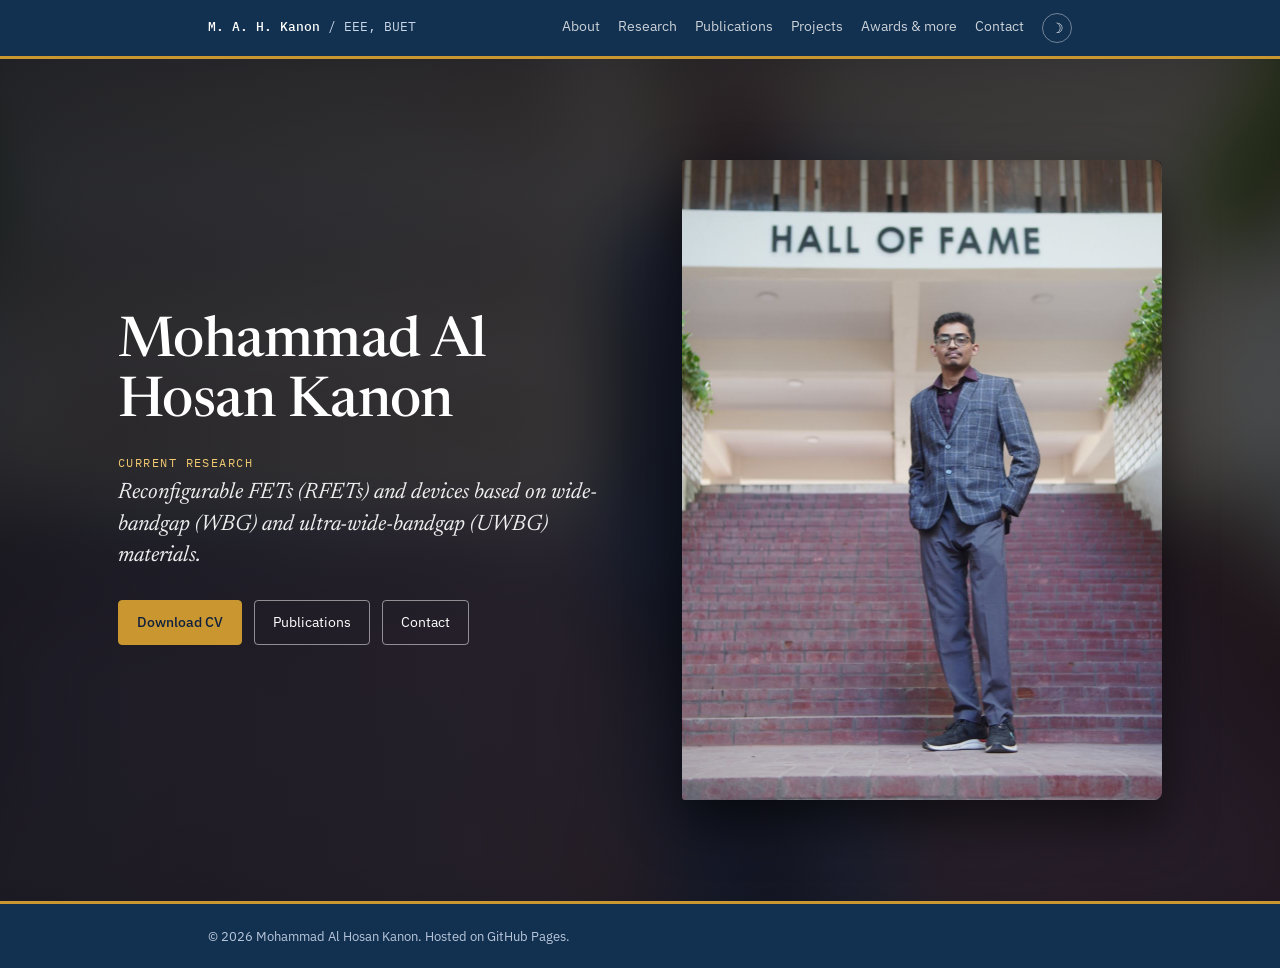
<file: index.html>
<!DOCTYPE html>
<html lang="en" data-theme="light">
<head>
<meta charset="UTF-8" />
<meta name="viewport" content="width=device-width, initial-scale=1.0" />
<title>Mohammad Al Hosan Kanon | Semiconductor Devices &amp; Electronic Materials</title>
<meta name="description" content="Portfolio of Mohammad Al Hosan Kanon, BUET EEE graduate working on semiconductor devices and electronic materials." />
<link rel="preconnect" href="https://fonts.googleapis.com">
<link rel="preconnect" href="https://fonts.gstatic.com" crossorigin>
<link href="https://fonts.googleapis.com/css2?family=Newsreader:ital,opsz,wght@0,72,400;0,72,500;0,72,600;1,72,400&family=IBM+Plex+Sans:wght@400;500;600&family=IBM+Plex+Mono:wght@400;500&display=swap" rel="stylesheet">
<script>document.documentElement.className+=" js"</script>
<style>
:root{--bg:#f6f7f9;--panel:#fff;--panel2:#eef1f5;--ink:#14203a;--dim:#4b5872;--faint:#6b7790;--teal:#0f766e;--tealsoft:#d8ece9;--amber:#a9762f;--line:rgba(20,32,58,.10);--line2:rgba(20,32,58,.22);--onteal:#fff;--serif:'Newsreader',Georgia,serif;--sans:'IBM Plex Sans',system-ui,sans-serif;--mono:'IBM Plex Mono',monospace}
html[data-theme="dark"]{--bg:#0a101d;--panel:#0f1830;--panel2:#111d3a;--ink:#e7ebf5;--dim:#9aa6bc;--faint:#7c88a5;--teal:#49d7cd;--tealsoft:#173836;--amber:#d7ad55;--line:rgba(231,235,245,.09);--line2:rgba(231,235,245,.18);--onteal:#06110f}
*{box-sizing:border-box}
html{scroll-behavior:smooth;scroll-padding-top:70px}
body{margin:0;background:var(--bg);color:var(--ink);font-family:var(--sans);line-height:1.6;-webkit-font-smoothing:antialiased}
a{color:var(--teal);text-decoration:none}a:hover{text-decoration:underline}
a:focus-visible,button:focus-visible{outline:2px solid var(--teal);outline-offset:3px}
.wrap{max-width:920px;margin:0 auto;padding:0 28px}
header.nav{position:sticky;top:0;z-index:20;background:color-mix(in srgb,var(--bg) 88%,transparent);backdrop-filter:blur(10px);border-bottom:1px solid var(--line)}
.nav-in{max-width:920px;margin:0 auto;padding:12px 28px;display:flex;align-items:center;justify-content:space-between;gap:16px}
.mark:hover{text-decoration:none}.mark{font-family:var(--mono);font-size:13px;color:var(--dim);white-space:nowrap}.mark b{color:var(--ink);font-weight:500}
nav{display:flex;align-items:center;gap:18px;flex-wrap:wrap;font-size:13.5px}
nav a{color:var(--dim)}nav a:hover,nav a.on{color:var(--teal);text-decoration:none}nav a.on{font-weight:500}
.tt{width:30px;height:30px;border-radius:50%;border:1px solid var(--line2);background:var(--panel);color:var(--dim);cursor:pointer;font-size:14px}
.tt:hover{border-color:var(--teal);color:var(--teal)}
.acts{display:flex;gap:12px;flex-wrap:wrap}
.btn{font-size:14px;padding:10px 18px;border-radius:4px;border:1px solid var(--line2);color:var(--ink)}
.btn:hover{border-color:var(--teal);color:var(--teal);text-decoration:none;background:var(--tealsoft)}
.btn.p{background:var(--teal);color:var(--onteal);border-color:var(--teal);font-weight:500}.btn.p:hover{opacity:.9;color:var(--onteal)}
section{padding:54px 0}
h2{font-family:var(--serif);font-weight:500;font-size:1.6rem;margin:0 0 24px;letter-spacing:-.01em}
h3{font-family:var(--sans);font-weight:600;font-size:.97rem;line-height:1.4;margin:0 0 6px}
.txt{max-width:660px;color:var(--dim)}.txt p{margin:0 0 14px}.txt b{color:var(--ink);font-weight:600}
.facts{display:grid;grid-template-columns:repeat(4,1fr);gap:1px;background:var(--line);border:1px solid var(--line);border-radius:6px;margin-top:28px;overflow:hidden}
.fact{background:var(--panel);padding:16px 18px}.fact b{display:block;font-family:var(--serif);font-size:1.5rem;color:var(--teal);font-weight:500}
.fact span{font-size:12.5px;color:var(--faint)}
.chips{display:flex;flex-wrap:wrap;gap:10px}
.chip{border:1px solid var(--line2);border-radius:20px;padding:6px 14px;font-size:.92rem;background:var(--panel)}
.card{background:var(--panel);border:1px solid var(--line);border-radius:8px;padding:24px 24px;margin-bottom:16px}
.card .top{display:flex;justify-content:space-between;gap:12px;flex-wrap:wrap;font-family:var(--mono);font-size:12px;color:var(--dim)}
.card h3{font-family:var(--serif);font-weight:500;font-size:1.15rem;margin:8px 0 10px}
.sup{color:var(--dim);font-size:.9rem;font-style:italic;margin:0 0 14px}
.card ul{margin:0;padding-left:20px;color:var(--dim);font-size:.94rem}.card li{margin-bottom:6px}.card li::marker{color:var(--teal)}
.st{color:var(--amber)}
.pc h3 a,.tp>a{color:var(--ink)}.pc h3 a:hover,.tp>a:hover{color:var(--teal);text-decoration:none}.tp>a{font-weight:500}.tp i a{font-weight:400;color:var(--teal)}
.card .lnk{margin-top:12px}
.sub{font-family:var(--serif);font-style:italic;color:var(--dim);font-size:1.05rem;margin:28px 0 8px}.sub:first-of-type{margin-top:0}
.pub{padding:16px 0;border-bottom:1px solid var(--line)}
.venue{font-family:var(--mono);font-size:12px;color:var(--teal)}
.meta{color:var(--faint);font-size:.86rem;margin-top:3px}
.badge{font-family:var(--mono);font-size:11px;border:1px solid var(--amber);color:var(--amber);border-radius:10px;padding:1px 8px;margin-left:6px;white-space:nowrap}
.lnk{font-size:.86rem;display:inline-block;margin-top:6px}
.col{max-width:700px}.col .sub{margin-top:36px}.col .sub:first-child{margin-top:0}
.two{display:grid;grid-template-columns:1fr 1fr;gap:16px}
.row{display:flex;justify-content:space-between;gap:16px;padding:12px 0;border-bottom:1px solid var(--line);font-size:.94rem}
.row small{display:block;color:var(--faint);font-size:.84rem}
.row .d{font-family:var(--mono);font-size:12px;color:var(--faint);white-space:nowrap}
.skills dt{font-weight:600;font-size:.92rem;margin-top:12px}.skills dd{margin:2px 0 0;color:var(--dim);font-size:.92rem}
.pgrid{display:grid;grid-template-columns:1fr 1fr;gap:16px}
.pc{border:1px solid var(--line);border-radius:8px;padding:20px;background:var(--panel)}
.pc small{font-size:12px;color:var(--faint)}.pc p{color:var(--dim);font-size:.88rem;margin:6px 0 10px}.pc .s{font-size:12px;color:var(--teal)}
#tl{display:none;margin-top:24px}#tl.open{display:block}
.tb{background:none;border:1px dashed var(--line2);color:var(--dim);font:inherit;font-size:13.5px;padding:9px 20px;border-radius:20px;cursor:pointer}
.tb:hover{border-color:var(--teal);color:var(--teal)}
.tp{padding:10px 0;border-bottom:1px solid var(--line);font-size:.9rem}.tp i{display:block;color:var(--faint);font-style:normal;font-size:.85rem}
.tl-h{font-size:12.5px;color:var(--amber);margin:20px 0 4px;font-weight:600}
footer{padding:50px 0}.crow{display:flex;gap:24px;flex-wrap:wrap;margin-top:18px;font-size:.95rem}
.fine{color:var(--faint);font-size:12.5px;margin-top:34px}
.js .view{display:none}.js .view.on{display:block;animation:vin .35s ease}
@keyframes vin{from{opacity:0;transform:translateY(6px)}to{opacity:1;transform:none}}
.hero{position:relative;min-height:calc(100vh - 58px);min-height:calc(100svh - 58px);background:#0a101d;color:#fff;overflow:hidden}
.js .hero.on{display:flex;align-items:center}
.bgb{position:absolute;left:-6%;top:-6%;width:112%;height:112%;object-fit:cover;filter:blur(38px) brightness(.4) saturate(1.2);z-index:0}
.veil{position:absolute;inset:0;z-index:1;pointer-events:none;background:linear-gradient(90deg,rgba(8,13,24,.55),rgba(8,13,24,.15))}
.hero-in{position:relative;z-index:2;width:100%;max-width:1100px;margin:0 auto;padding:44px 28px;display:grid;grid-template-columns:1fr auto;gap:56px;align-items:center}
.book{position:relative;perspective:2400px;width:min(40vw,calc((100vh - 170px)*.75),480px);width:min(40vw,calc((100svh - 170px)*.75),480px);aspect-ratio:3/4}
.book{order:2}.hero-txt{order:1}.nophoto .book,.nophoto .bgb{display:none}.nophoto .hero-in{grid-template-columns:1fr}
.pg{position:absolute;inset:0;background:#111a2e;border-radius:3px 8px 8px 3px;overflow:hidden}
.pg img{display:block;width:100%;height:100%;object-fit:cover;object-position:50% 30%}
.under{z-index:1;box-shadow:0 22px 50px rgba(0,0,0,.55)}
.leaf{z-index:2;transform-origin:left center;backface-visibility:hidden;-webkit-backface-visibility:hidden;transition:transform 1.6s cubic-bezier(.65,0,.35,1)}
.leaf::after{content:"";position:absolute;inset:0;background:linear-gradient(90deg,rgba(0,0,0,.55),rgba(0,0,0,0) 55%);opacity:0;transition:opacity 1.6s;pointer-events:none}
.leaf.turn{transform:rotateY(-180deg)}.leaf.turn::after{opacity:1}
.leaf.nt,.leaf.nt::after{transition:none}
.hero h1{font-family:var(--serif);font-weight:500;font-size:clamp(2.1rem,4.4vw,3.5rem);line-height:1.06;margin:0 0 20px;letter-spacing:-.01em;color:#fff}
.cr{font-family:var(--mono);font-size:12px;letter-spacing:.12em;text-transform:uppercase;color:#7ee6dd;margin:0 0 6px}
.role{font-family:var(--serif);font-style:italic;font-size:clamp(1.1rem,2vw,1.4rem);line-height:1.4;color:rgba(255,255,255,.92);margin:0 0 28px;max-width:560px}
.hero .btn{color:#fff;border-color:rgba(255,255,255,.5)}.hero .btn:hover{background:rgba(255,255,255,.16);color:#fff;border-color:#fff}
.hero .btn.p{background:#49d7cd;border-color:#49d7cd;color:#06110f}.hero .btn.p:hover{background:#49d7cd;color:#06110f;opacity:.9}
.gf{padding:22px 0;border-top:1px solid var(--line)}.gf .fine{margin:0}
@media(prefers-reduced-motion:reduce){.leaf{transition:none}.js .view.on{animation:none}}

@media(max-width:640px){.nav-in{flex-direction:column;align-items:flex-start;gap:8px}.facts{grid-template-columns:1fr 1fr}.two,.pgrid{grid-template-columns:1fr}.hero{min-height:0}.hero-in{grid-template-columns:1fr;gap:28px;padding:28px 20px 40px}.book{order:-1;margin:0 auto;width:min(78vw,340px)}}
@media(prefers-reduced-motion:reduce){html{scroll-behavior:auto}}

/* ===== Academic colour theme (navy + gold) ===== */
:root{--bg:#f2f5fa;--panel:#fff;--panel2:#e8eef7;--ink:#10213d;--dim:#44536e;--faint:#66748c;--teal:#1f4e79;--tealsoft:#dde8f5;--amber:#a8731a;--line:rgba(16,33,61,.12);--line2:rgba(16,33,61,.26);--onteal:#fff;--ibg:#1f4e79;--gold:#c9962f;--navy:#12304f}
html[data-theme="dark"]{--bg:#0a1220;--panel:#101c33;--panel2:#13223f;--ink:#e8edf7;--dim:#a3b0c6;--faint:#8593ad;--teal:#7db8ee;--tealsoft:#17304f;--amber:#e0b055;--line:rgba(232,237,247,.10);--line2:rgba(232,237,247,.20);--onteal:#07111f;--ibg:#2b6cb0;--navy:#0b1830}
header.nav{background:var(--navy);border-bottom:3px solid var(--gold);backdrop-filter:none}
.mark,.mark b{color:#fff}.mark{color:#c9d6e8}
nav a{color:rgba(255,255,255,.78);padding:4px 0;border-bottom:2px solid transparent}
nav a:hover{color:#fff}nav a.on{color:#f0c870;border-bottom-color:var(--gold)}
.tt{background:transparent;border-color:rgba(255,255,255,.4);color:#fff}.tt:hover{border-color:var(--gold);color:var(--gold)}
.hero .cr{color:#f0c870}
.hero .btn.p{background:var(--gold);border-color:var(--gold);color:#10213d}.hero .btn.p:hover{background:#d9a63c;color:#10213d}
.nophoto{background:linear-gradient(135deg,#12304f,#0a101d)}
h2{display:flex;align-items:center;gap:14px;padding-bottom:14px;margin-bottom:28px;border-bottom:1px solid var(--line);background:linear-gradient(var(--gold),var(--gold)) left bottom/72px 3px no-repeat}
h2::before{content:"";width:40px;height:40px;flex:none;border-radius:11px;background:var(--ibg) var(--i) center/22px no-repeat;box-shadow:0 3px 10px rgba(31,78,121,.28)}
#about h2{--i:url("data:image/svg+xml,%3Csvg%20xmlns%3D%27http%3A%2F%2Fwww.w3.org%2F2000%2Fsvg%27%20viewBox%3D%270%200%2024%2024%27%20fill%3D%27none%27%20stroke%3D%27white%27%20stroke-width%3D%272%27%20stroke-linecap%3D%27round%27%20stroke-linejoin%3D%27round%27%3E%3Ccircle%20cx%3D%2712%27%20cy%3D%277%27%20r%3D%274%27%2F%3E%3Cpath%20d%3D%27M4%2021v-1a6%206%200%200%201%206-6h4a6%206%200%200%201%206%206v1%27%2F%3E%3C%2Fsvg%3E")}#research h2{--i:url("data:image/svg+xml,%3Csvg%20xmlns%3D%27http%3A%2F%2Fwww.w3.org%2F2000%2Fsvg%27%20viewBox%3D%270%200%2024%2024%27%20fill%3D%27none%27%20stroke%3D%27white%27%20stroke-width%3D%272%27%20stroke-linecap%3D%27round%27%20stroke-linejoin%3D%27round%27%3E%3Cpath%20d%3D%27M9%203h6M10%203v6L4%2019a2%202%200%200%200%202%203h12a2%202%200%200%200%202-3l-6-10V3%27%2F%3E%3C%2Fsvg%3E")}#publications h2{--i:url("data:image/svg+xml,%3Csvg%20xmlns%3D%27http%3A%2F%2Fwww.w3.org%2F2000%2Fsvg%27%20viewBox%3D%270%200%2024%2024%27%20fill%3D%27none%27%20stroke%3D%27white%27%20stroke-width%3D%272%27%20stroke-linecap%3D%27round%27%20stroke-linejoin%3D%27round%27%3E%3Cpath%20d%3D%27M14%202H6a2%202%200%200%200-2%202v16a2%202%200%200%200%202%202h12a2%202%200%200%200%202-2V8z%27%2F%3E%3Cpath%20d%3D%27M14%202v6h6M8%2013h8M8%2017h8%27%2F%3E%3C%2Fsvg%3E")}#projects h2{--i:url("data:image/svg+xml,%3Csvg%20xmlns%3D%27http%3A%2F%2Fwww.w3.org%2F2000%2Fsvg%27%20viewBox%3D%270%200%2024%2024%27%20fill%3D%27none%27%20stroke%3D%27white%27%20stroke-width%3D%272%27%20stroke-linecap%3D%27round%27%20stroke-linejoin%3D%27round%27%3E%3Crect%20x%3D%274%27%20y%3D%274%27%20width%3D%2716%27%20height%3D%2716%27%20rx%3D%272%27%2F%3E%3Crect%20x%3D%279%27%20y%3D%279%27%20width%3D%276%27%20height%3D%276%27%2F%3E%3Cpath%20d%3D%27M9%201v3M15%201v3M9%2020v3M15%2020v3M20%209h3M20%2014h3M1%209h3M1%2014h3%27%2F%3E%3C%2Fsvg%3E")}#more h2{--i:url("data:image/svg+xml,%3Csvg%20xmlns%3D%27http%3A%2F%2Fwww.w3.org%2F2000%2Fsvg%27%20viewBox%3D%270%200%2024%2024%27%20fill%3D%27none%27%20stroke%3D%27white%27%20stroke-width%3D%272%27%20stroke-linecap%3D%27round%27%20stroke-linejoin%3D%27round%27%3E%3Ccircle%20cx%3D%2712%27%20cy%3D%278%27%20r%3D%277%27%2F%3E%3Cpath%20d%3D%27M8.2%2013.9%207%2023l5-3%205%203-1.2-9.1%27%2F%3E%3C%2Fsvg%3E")}#contact h2{--i:url("data:image/svg+xml,%3Csvg%20xmlns%3D%27http%3A%2F%2Fwww.w3.org%2F2000%2Fsvg%27%20viewBox%3D%270%200%2024%2024%27%20fill%3D%27none%27%20stroke%3D%27white%27%20stroke-width%3D%272%27%20stroke-linecap%3D%27round%27%20stroke-linejoin%3D%27round%27%3E%3Crect%20x%3D%272%27%20y%3D%274%27%20width%3D%2720%27%20height%3D%2716%27%20rx%3D%272%27%2F%3E%3Cpath%20d%3D%27m22%207-10%206L2%207%27%2F%3E%3C%2Fsvg%3E")}
.sub{display:flex;align-items:center;gap:10px;font-style:normal;font-weight:500;color:var(--ink);font-size:1.1rem;margin:36px 0 10px}
.sub::before{content:"";width:30px;height:30px;flex:none;border-radius:8px;background:var(--ibg) var(--i) center/16px no-repeat}
.s-journal{--i:url("data:image/svg+xml,%3Csvg%20xmlns%3D%27http%3A%2F%2Fwww.w3.org%2F2000%2Fsvg%27%20viewBox%3D%270%200%2024%2024%27%20fill%3D%27none%27%20stroke%3D%27white%27%20stroke-width%3D%272%27%20stroke-linecap%3D%27round%27%20stroke-linejoin%3D%27round%27%3E%3Cpath%20d%3D%27M14%202H6a2%202%200%200%200-2%202v16a2%202%200%200%200%202%202h12a2%202%200%200%200%202-2V8z%27%2F%3E%3Cpath%20d%3D%27M14%202v6h6M8%2013h8M8%2017h8%27%2F%3E%3C%2Fsvg%3E")}.s-conf1{--i:url("data:image/svg+xml,%3Csvg%20xmlns%3D%27http%3A%2F%2Fwww.w3.org%2F2000%2Fsvg%27%20viewBox%3D%270%200%2024%2024%27%20fill%3D%27none%27%20stroke%3D%27white%27%20stroke-width%3D%272%27%20stroke-linecap%3D%27round%27%20stroke-linejoin%3D%27round%27%3E%3Crect%20x%3D%274%27%20y%3D%274%27%20width%3D%2716%27%20height%3D%2716%27%20rx%3D%272%27%2F%3E%3Crect%20x%3D%279%27%20y%3D%279%27%20width%3D%276%27%20height%3D%276%27%2F%3E%3Cpath%20d%3D%27M9%201v3M15%201v3M9%2020v3M15%2020v3M20%209h3M20%2014h3M1%209h3M1%2014h3%27%2F%3E%3C%2Fsvg%3E")}.s-conf2{--i:url("data:image/svg+xml,%3Csvg%20xmlns%3D%27http%3A%2F%2Fwww.w3.org%2F2000%2Fsvg%27%20viewBox%3D%270%200%2024%2024%27%20fill%3D%27none%27%20stroke%3D%27white%27%20stroke-width%3D%272%27%20stroke-linecap%3D%27round%27%20stroke-linejoin%3D%27round%27%3E%3Cpath%20d%3D%27M22%2012h-4l-3%209L9%203l-3%209H2%27%2F%3E%3C%2Fsvg%3E")}.s-award{--i:url("data:image/svg+xml,%3Csvg%20xmlns%3D%27http%3A%2F%2Fwww.w3.org%2F2000%2Fsvg%27%20viewBox%3D%270%200%2024%2024%27%20fill%3D%27none%27%20stroke%3D%27white%27%20stroke-width%3D%272%27%20stroke-linecap%3D%27round%27%20stroke-linejoin%3D%27round%27%3E%3Ccircle%20cx%3D%2712%27%20cy%3D%278%27%20r%3D%277%27%2F%3E%3Cpath%20d%3D%27M8.2%2013.9%207%2023l5-3%205%203-1.2-9.1%27%2F%3E%3C%2Fsvg%3E")}.s-work{--i:url("data:image/svg+xml,%3Csvg%20xmlns%3D%27http%3A%2F%2Fwww.w3.org%2F2000%2Fsvg%27%20viewBox%3D%270%200%2024%2024%27%20fill%3D%27none%27%20stroke%3D%27white%27%20stroke-width%3D%272%27%20stroke-linecap%3D%27round%27%20stroke-linejoin%3D%27round%27%3E%3Crect%20x%3D%272%27%20y%3D%277%27%20width%3D%2720%27%20height%3D%2714%27%20rx%3D%272%27%2F%3E%3Cpath%20d%3D%27M16%2021V5a2%202%200%200%200-2-2h-4a2%202%200%200%200-2%202v16%27%2F%3E%3C%2Fsvg%3E")}.s-skills{--i:url("data:image/svg+xml,%3Csvg%20xmlns%3D%27http%3A%2F%2Fwww.w3.org%2F2000%2Fsvg%27%20viewBox%3D%270%200%2024%2024%27%20fill%3D%27none%27%20stroke%3D%27white%27%20stroke-width%3D%272%27%20stroke-linecap%3D%27round%27%20stroke-linejoin%3D%27round%27%3E%3Cpath%20d%3D%27m16%2018%206-6-6-6M8%206l-6%206%206%206%27%2F%3E%3C%2Fsvg%3E")}.s-fab{--i:url("data:image/svg+xml,%3Csvg%20xmlns%3D%27http%3A%2F%2Fwww.w3.org%2F2000%2Fsvg%27%20viewBox%3D%270%200%2024%2024%27%20fill%3D%27none%27%20stroke%3D%27white%27%20stroke-width%3D%272%27%20stroke-linecap%3D%27round%27%20stroke-linejoin%3D%27round%27%3E%3Cpath%20d%3D%27m12%202%2010%205-10%205L2%207zM2%2017l10%205%2010-5M2%2012l10%205%2010-5%27%2F%3E%3C%2Fsvg%3E")}.s-service{--i:url("data:image/svg+xml,%3Csvg%20xmlns%3D%27http%3A%2F%2Fwww.w3.org%2F2000%2Fsvg%27%20viewBox%3D%270%200%2024%2024%27%20fill%3D%27none%27%20stroke%3D%27white%27%20stroke-width%3D%272%27%20stroke-linecap%3D%27round%27%20stroke-linejoin%3D%27round%27%3E%3Cpath%20d%3D%27M17%2021v-2a4%204%200%200%200-4-4H5a4%204%200%200%200-4%204v2%27%2F%3E%3Ccircle%20cx%3D%279%27%20cy%3D%277%27%20r%3D%274%27%2F%3E%3Cpath%20d%3D%27M23%2021v-2a4%204%200%200%200-3-3.9M16%203.1a4%204%200%200%201%200%207.8%27%2F%3E%3C%2Fsvg%3E")}.s-lang{--i:url("data:image/svg+xml,%3Csvg%20xmlns%3D%27http%3A%2F%2Fwww.w3.org%2F2000%2Fsvg%27%20viewBox%3D%270%200%2024%2024%27%20fill%3D%27none%27%20stroke%3D%27white%27%20stroke-width%3D%272%27%20stroke-linecap%3D%27round%27%20stroke-linejoin%3D%27round%27%3E%3Ccircle%20cx%3D%2712%27%20cy%3D%2712%27%20r%3D%2710%27%2F%3E%3Cpath%20d%3D%27M2%2012h20M12%202a15%2015%200%200%201%200%2020%2015%2015%200%200%201%200-20%27%2F%3E%3C%2Fsvg%3E")}.s-edu{--i:url("data:image/svg+xml,%3Csvg%20xmlns%3D%27http%3A%2F%2Fwww.w3.org%2F2000%2Fsvg%27%20viewBox%3D%270%200%2024%2024%27%20fill%3D%27none%27%20stroke%3D%27white%27%20stroke-width%3D%272%27%20stroke-linecap%3D%27round%27%20stroke-linejoin%3D%27round%27%3E%3Cpath%20d%3D%27M22%2010%2012%205%202%2010l10%205z%27%2F%3E%3Cpath%20d%3D%27M6%2012v5c3%202%209%202%2012%200v-5%27%2F%3E%3C%2Fsvg%3E")}
.facts{background:var(--line);box-shadow:0 6px 20px rgba(16,33,61,.07)}
.fact{position:relative;padding:16px 16px 16px 66px;display:flex;flex-direction:column;justify-content:center;min-height:76px}
.fact::before{content:"";position:absolute;left:16px;top:50%;margin-top:-20px;width:40px;height:40px;border-radius:11px;background:var(--ibg) var(--i) center/20px no-repeat}
.fact:nth-child(1){--i:url("data:image/svg+xml,%3Csvg%20xmlns%3D%27http%3A%2F%2Fwww.w3.org%2F2000%2Fsvg%27%20viewBox%3D%270%200%2024%2024%27%20fill%3D%27none%27%20stroke%3D%27white%27%20stroke-width%3D%272%27%20stroke-linecap%3D%27round%27%20stroke-linejoin%3D%27round%27%3E%3Ccircle%20cx%3D%2712%27%20cy%3D%278%27%20r%3D%277%27%2F%3E%3Cpath%20d%3D%27M8.2%2013.9%207%2023l5-3%205%203-1.2-9.1%27%2F%3E%3C%2Fsvg%3E")}.fact:nth-child(2){--i:url("data:image/svg+xml,%3Csvg%20xmlns%3D%27http%3A%2F%2Fwww.w3.org%2F2000%2Fsvg%27%20viewBox%3D%270%200%2024%2024%27%20fill%3D%27none%27%20stroke%3D%27white%27%20stroke-width%3D%272%27%20stroke-linecap%3D%27round%27%20stroke-linejoin%3D%27round%27%3E%3Cpath%20d%3D%27M14%202H6a2%202%200%200%200-2%202v16a2%202%200%200%200%202%202h12a2%202%200%200%200%202-2V8z%27%2F%3E%3Cpath%20d%3D%27M14%202v6h6M8%2013h8M8%2017h8%27%2F%3E%3C%2Fsvg%3E")}.fact:nth-child(3){--i:url("data:image/svg+xml,%3Csvg%20xmlns%3D%27http%3A%2F%2Fwww.w3.org%2F2000%2Fsvg%27%20viewBox%3D%270%200%2024%2024%27%20fill%3D%27none%27%20stroke%3D%27white%27%20stroke-width%3D%272%27%20stroke-linecap%3D%27round%27%20stroke-linejoin%3D%27round%27%3E%3Ccircle%20cx%3D%2712%27%20cy%3D%2712%27%20r%3D%2710%27%2F%3E%3Cpath%20d%3D%27M12%206v6l4%202%27%2F%3E%3C%2Fsvg%3E")}.fact:nth-child(4){--i:url("data:image/svg+xml,%3Csvg%20xmlns%3D%27http%3A%2F%2Fwww.w3.org%2F2000%2Fsvg%27%20viewBox%3D%270%200%2024%2024%27%20fill%3D%27none%27%20stroke%3D%27white%27%20stroke-width%3D%272%27%20stroke-linecap%3D%27round%27%20stroke-linejoin%3D%27round%27%3E%3Ccircle%20cx%3D%2712%27%20cy%3D%2712%27%20r%3D%2710%27%2F%3E%3Cpath%20d%3D%27M2%2012h20M12%202a15%2015%200%200%201%200%2020%2015%2015%200%200%201%200-20%27%2F%3E%3C%2Fsvg%3E")}
.chip{background:var(--tealsoft);border-color:transparent;color:var(--teal);font-weight:500}
.card,.pc{box-shadow:0 1px 2px rgba(16,33,61,.05),0 8px 22px rgba(16,33,61,.06)}
.card{border-top:3px solid var(--ibg)}
.card .top span:first-child{background:var(--tealsoft);color:var(--teal);padding:2px 10px;border-radius:12px}
.card .top .st{background:rgba(201,150,47,.15);padding:2px 10px;border-radius:12px;color:var(--amber)}
.pc{position:relative;border-top:3px solid var(--gold)}
.pc::after{content:"";position:absolute;top:16px;right:16px;width:30px;height:30px;border-radius:8px;background:var(--ibg) url("data:image/svg+xml,%3Csvg%20xmlns%3D%27http%3A%2F%2Fwww.w3.org%2F2000%2Fsvg%27%20viewBox%3D%270%200%2024%2024%27%20fill%3D%27none%27%20stroke%3D%27white%27%20stroke-width%3D%272%27%20stroke-linecap%3D%27round%27%20stroke-linejoin%3D%27round%27%3E%3Crect%20x%3D%274%27%20y%3D%274%27%20width%3D%2716%27%20height%3D%2716%27%20rx%3D%272%27%2F%3E%3Crect%20x%3D%279%27%20y%3D%279%27%20width%3D%276%27%20height%3D%276%27%2F%3E%3Cpath%20d%3D%27M9%201v3M15%201v3M9%2020v3M15%2020v3M20%209h3M20%2014h3M1%209h3M1%2014h3%27%2F%3E%3C%2Fsvg%3E") center/16px no-repeat}
.pc h3{padding-right:40px}
.pc .s{display:inline-block;background:var(--tealsoft);padding:1px 9px;border-radius:6px}
.pub{border-left:3px solid var(--tealsoft);padding-left:16px}.pub:hover{border-left-color:var(--gold)}
.venue{display:inline-block;background:var(--tealsoft);padding:1px 9px;border-radius:6px;margin:2px 0}
.badge{background:rgba(201,150,47,.12)}
.pub .lnk,.card .lnk{border:1px solid var(--line2);border-radius:6px;padding:2px 12px;margin-right:6px}
.pub .lnk:hover,.card .lnk:hover{background:var(--ibg);color:#fff;border-color:var(--ibg);text-decoration:none}
.row>div:first-child{border-left:3px solid var(--gold);padding-left:14px}
.row .d{align-self:flex-start;background:var(--tealsoft);color:var(--teal);padding:2px 10px;border-radius:12px}
.skills dt{color:var(--teal)}
.tb{border-style:solid;background:var(--tealsoft);color:var(--teal)}.tb:hover{background:var(--ibg);color:#fff;border-color:var(--ibg)}
.tl-h{color:var(--amber)}
.crow{gap:14px}
.crow a{display:inline-flex;align-items:center;gap:10px;padding:8px 16px 8px 8px;border:1px solid var(--line);border-radius:12px;background:var(--panel);color:var(--ink);font-weight:500;box-shadow:0 2px 8px rgba(16,33,61,.05)}
.crow a:hover{border-color:var(--ibg);text-decoration:none;color:var(--teal)}
.crow a::before{content:"";width:32px;height:32px;flex:none;border-radius:9px;background:var(--ibg) var(--i) center/17px no-repeat}
.crow a[href^="mailto"]{--i:url("data:image/svg+xml,%3Csvg%20xmlns%3D%27http%3A%2F%2Fwww.w3.org%2F2000%2Fsvg%27%20viewBox%3D%270%200%2024%2024%27%20fill%3D%27none%27%20stroke%3D%27white%27%20stroke-width%3D%272%27%20stroke-linecap%3D%27round%27%20stroke-linejoin%3D%27round%27%3E%3Crect%20x%3D%272%27%20y%3D%274%27%20width%3D%2720%27%20height%3D%2716%27%20rx%3D%272%27%2F%3E%3Cpath%20d%3D%27m22%207-10%206L2%207%27%2F%3E%3C%2Fsvg%3E")}.crow a[href*="linkedin"]{--i:url("data:image/svg+xml,%3Csvg%20xmlns%3D%27http%3A%2F%2Fwww.w3.org%2F2000%2Fsvg%27%20viewBox%3D%270%200%2024%2024%27%20fill%3D%27none%27%20stroke%3D%27white%27%20stroke-width%3D%272%27%20stroke-linecap%3D%27round%27%20stroke-linejoin%3D%27round%27%3E%3Cpath%20d%3D%27M16%208a6%206%200%200%201%206%206v7h-4v-7a2%202%200%200%200-4%200v7h-4v-7a6%206%200%200%201%206-6zM2%209h4v12H2z%27%2F%3E%3Ccircle%20cx%3D%274%27%20cy%3D%274%27%20r%3D%272%27%2F%3E%3C%2Fsvg%3E")}.crow a[href*="scholar.google"]{--i:url("data:image/svg+xml,%3Csvg%20xmlns%3D%27http%3A%2F%2Fwww.w3.org%2F2000%2Fsvg%27%20viewBox%3D%270%200%2024%2024%27%20fill%3D%27none%27%20stroke%3D%27white%27%20stroke-width%3D%272%27%20stroke-linecap%3D%27round%27%20stroke-linejoin%3D%27round%27%3E%3Cpath%20d%3D%27M22%2010%2012%205%202%2010l10%205z%27%2F%3E%3Cpath%20d%3D%27M6%2012v5c3%202%209%202%2012%200v-5%27%2F%3E%3C%2Fsvg%3E")}.crow a[href*="orcid"]{--i:url("data:image/svg+xml,%3Csvg%20xmlns%3D%27http%3A%2F%2Fwww.w3.org%2F2000%2Fsvg%27%20viewBox%3D%270%200%2024%2024%27%20fill%3D%27none%27%20stroke%3D%27white%27%20stroke-width%3D%272%27%20stroke-linecap%3D%27round%27%20stroke-linejoin%3D%27round%27%3E%3Ccircle%20cx%3D%2712%27%20cy%3D%277%27%20r%3D%274%27%2F%3E%3Cpath%20d%3D%27M4%2021v-1a6%206%200%200%201%206-6h4a6%206%200%200%201%206%206v1%27%2F%3E%3C%2Fsvg%3E")}.crow a[href*="github.com"]{--i:url("data:image/svg+xml,%3Csvg%20xmlns%3D%27http%3A%2F%2Fwww.w3.org%2F2000%2Fsvg%27%20viewBox%3D%270%200%2024%2024%27%20fill%3D%27none%27%20stroke%3D%27white%27%20stroke-width%3D%272%27%20stroke-linecap%3D%27round%27%20stroke-linejoin%3D%27round%27%3E%3Cpath%20d%3D%27M9%2019c-5%201.5-5-2.5-7-3m14%206v-3.9a3.4%203.4%200%200%200-.9-2.6c3.1-.3%206.4-1.5%206.4-7A5.4%205.4%200%200%200%2020%204.8%205.1%205.1%200%200%200%2019.9%201S18.7.7%2016%202.5a13.4%2013.4%200%200%200-7%200C6.3.7%205.1%201%205.1%201A5.1%205.1%200%200%200%205%204.8a5.4%205.4%200%200%200-1.5%203.8c0%205.4%203.3%206.6%206.4%207A3.4%203.4%200%200%200%209%2018.1V22%27%2F%3E%3C%2Fsvg%3E")}.crow a[href$=".pdf"]{--i:url("data:image/svg+xml,%3Csvg%20xmlns%3D%27http%3A%2F%2Fwww.w3.org%2F2000%2Fsvg%27%20viewBox%3D%270%200%2024%2024%27%20fill%3D%27none%27%20stroke%3D%27white%27%20stroke-width%3D%272%27%20stroke-linecap%3D%27round%27%20stroke-linejoin%3D%27round%27%3E%3Cpath%20d%3D%27M21%2015v4a2%202%200%200%201-2%202H5a2%202%200%200%201-2-2v-4M7%2010l5%205%205-5M12%2015V3%27%2F%3E%3C%2Fsvg%3E")}.crow a[href*="github.io"]{--i:url("data:image/svg+xml,%3Csvg%20xmlns%3D%27http%3A%2F%2Fwww.w3.org%2F2000%2Fsvg%27%20viewBox%3D%270%200%2024%2024%27%20fill%3D%27none%27%20stroke%3D%27white%27%20stroke-width%3D%272%27%20stroke-linecap%3D%27round%27%20stroke-linejoin%3D%27round%27%3E%3Ccircle%20cx%3D%2712%27%20cy%3D%2712%27%20r%3D%2710%27%2F%3E%3Cpath%20d%3D%27M2%2012h20M12%202a15%2015%200%200%201%200%2020%2015%2015%200%200%201%200-20%27%2F%3E%3C%2Fsvg%3E")}
.gf{background:var(--navy);border-top:3px solid var(--gold)}.gf .fine,.gf .fine a{color:#b9c7dc}
@media(max-width:640px){.fact{padding-left:62px}}
</style>
</head>
<body>
<header class="nav"><div class="nav-in">
<a class="mark" href="#top"><b>M. A. H. Kanon</b> / EEE, BUET</a>
<nav><a data-v="about" href="#about">About</a><a data-v="research" href="#research">Research</a><a data-v="publications" href="#publications">Publications</a><a data-v="projects" href="#projects">Projects</a><a data-v="more" href="#more">Awards &amp; more</a><a data-v="contact" href="#contact">Contact</a>
<button class="tt" id="tt" type="button" aria-label="Toggle dark mode">&#9789;</button></nav>
</div></header>

<main>
<section class="hero view on" id="top">
<img class="bgb" id="imgBg" alt="" aria-hidden="true">
<div class="veil"></div>
<div class="hero-in">
<div class="book" id="book" aria-hidden="true"><div class="pg under"><img alt="" id="imgB"></div><div class="pg leaf" id="leaf"><img alt="" id="imgA"></div></div>
<div class="hero-txt">
<h1>Mohammad Al Hosan Kanon</h1>
<p class="cr">Current research</p>
<p class="role">Reconfigurable FETs (RFETs) and devices based on wide-bandgap (WBG) and ultra-wide-bandgap (UWBG) materials.</p>
<div class="acts"><a class="btn p" href="Mohammad_Al_Hosan_Kanon_CV.pdf">Download CV</a><a class="btn" href="#publications">Publications</a><a class="btn" href="#contact">Contact</a></div>
</div>
</div>
</section>

<section class="view" id="about"><div class="wrap">
<h2>About</h2>
<div class="txt">
<p>I graduated from the Department of EEE at BUET (Dec 2021 to June 2026) with a CGPA of <b>3.78/4.00</b>, including <b>4.00/4.00</b> in my senior year.</p>
<p>My main work is <b>first-principles DFT of van der Waals heterostructures</b> (Quantum ESPRESSO) and <b>TCAD simulation of nanoscale transistors</b> (Silvaco). Alongside this I have worked on analog/RF design, digital VLSI flows, embedded systems, and applied machine learning.</p>
</div>
<div class="facts">
<div class="fact"><b>3.78</b><span>CGPA out of 4.00</span></div>
<div class="fact"><b>4</b><span>papers on IEEE Xplore</span></div>
<div class="fact"><b>3</b><span>manuscripts under review</span></div>
<div class="fact"><b>7.0</b><span>IELTS Academic, C1</span></div>
</div>
<p class="sub s-edu" style="margin-top:40px">Education</p>
<div class="col">
<div class="row"><div>B.Sc. (Hons.), Electrical and Electronic Engineering<small>Bangladesh University of Engineering &amp; Technology (BUET), Dhaka. Major: Electronics and Photonics. CGPA 3.78/4.00 (4.00/4.00 in senior year).<br><a href="https://scholar.google.com/citations?user=BAxNnlMAAAAJ&amp;hl=en" target="_blank" rel="noopener">Google Scholar</a> &nbsp;&middot;&nbsp; <a href="https://orcid.org/0009-0009-1415-5787" target="_blank" rel="noopener">ORCID</a></small></div><span class="d">Dec 2021&ndash;Jun 2026</span></div>
</div>
</div></section>

<section class="view" id="research"><div class="wrap">
<h2>Research</h2>
<div class="chips" style="margin-bottom:28px"><span class="chip">Semiconductor devices</span><span class="chip">Electronic materials</span><span class="chip">Nanoelectronics</span><span class="chip">Nanotechnology</span></div>

<div class="card">
<div class="top"><span>Undergraduate thesis, Apr 2025 to June 2026</span><span class="st">Journal extension under review</span></div>
<h3>Schottky-to-Ohmic Contact Modulation in Graphene/Janus MoSeTe van der Waals Heterostructures via Electric Field and Biaxial Strain: A First-Principles Study</h3>
<p class="sup">Supervisor: Prof. Dr. Sharif Mohammad Mominuzzaman, Professor and Head, Department of EEE, BUET</p>
<ul>
<li>Identified multiple independent pathways to a fully Ohmic Graphene/MoSeTe contact by tuning the Schottky barrier with electric field and biaxial strain.</li>
<li>Proposed a 2D field-effect transistor architecture that uses the tunable contact behavior.</li>
<li>A companion study on the 1T-NbS<sub>2</sub>/Janus 2H-MoSeTe heterostructure is submitted to <i>Nanoscale Advances</i>.</li>
</ul>
<a class="lnk" href="projects/graphene-mosete-thesis.html">Project details &rarr;</a>
</div>

<div class="card">
<div class="top"><span>Research project, Feb 2026 to Aug 2026</span><span class="st">ICECE 2026, under review</span></div>
<h3>Mitigation of Short-Channel Effects in 20 nm Double-Gate MOSFETs via Step Oxide, Dual-Material Gate, and Halo Doping</h3>
<p class="sup">Supervisor: Prof. Dr. Sharif Mohammad Mominuzzaman</p>
<ul><li>Achieved a 60% reduction in DIBL and a nearly sixfold improvement in I<sub>ON</sub>/I<sub>OFF</sub> using step-oxide, dual-material-gate, and halo-doping engineering (Silvaco TCAD).</li></ul>
<a class="lnk" href="projects/dg-mosfet-short-channel.html">Project details &rarr;</a>
</div>
</div></section>

<section class="view" id="publications"><div class="wrap">
<h2>Publications</h2>

<p class="sub s-journal">Journal</p>
<div class="pub">
<h3>Schottky-to-Ohmic Contact Modulation in 1T-NbS<sub>2</sub>/Janus 2H-MoSeTe van der Waals Heterostructures via Electric Field and Biaxial Strain: A First-Principles Study<span class="badge">under review</span></h3>
<div class="venue">Nanoscale Advances</div>
<div class="meta">M. A. H. Kanon and S. M. Mominuzzaman</div>
</div>

<p class="sub s-conf1">Conference: devices, circuits, and VLSI</p>
<div class="pub">
<h3>Mitigation of Short-Channel Effects in 20 nm Double-Gate MOSFETs via Step Oxide, Dual-Material Gate, and Halo Doping<span class="badge">under review</span></h3>
<div class="venue">ICECE 2026, Dhaka</div>
<div class="meta">M. A. H. Kanon and S. M. Mominuzzaman</div>
</div>
<div class="pub">
<h3>Design and Simulation of a Class-A Common-Emitter RF Power Amplifier for the 433 MHz ISM Band in Cadence Virtuoso</h3>
<div class="venue">ICECTE 2026, Rajshahi</div>
<div class="meta">M. A. H. Kanon, S. A. Rifat, I. Ahmad, and M. A. Islam. Proc. 5th Int. Conf. Electrical, Computer &amp; Telecommunication Engineering, pp. 1&ndash;6.</div>
<a class="lnk" href="https://doi.org/10.1109/ICECTE69292.2026.11429413" target="_blank" rel="noopener">IEEE Xplore</a>
</div>
<div class="pub">
<h3>Synthesis Constraint Sweep and Physical Implementation of a Parameterized MAC Unit: Cross-Toolchain Validation on Commercial 45 nm and Open-Source 130 nm Processes<span class="badge">under review</span></h3>
<div class="venue">ICECE 2026, Dhaka</div>
<div class="meta">M. A. H. Kanon, S. T. Islam, N. Sadik, S. A. Rifat, I. Ahmad, M. A. Islam, and A. Sarkar</div>
</div>

<p class="sub s-conf2">Conference: embedded systems and applied machine learning</p>
<div class="pub">
<h3>IoT-Based Real-Time Monitoring and Preservation System for Small-Scale Fruit Storage</h3>
<div class="venue">ICECTE 2026, Rajshahi</div>
<div class="meta">M. A. H. Kanon, M. M. Rahman, P. Mobarak, and M. Al Amin. Proc. 5th Int. Conf. Electrical, Computer &amp; Telecommunication Engineering, pp. 1&ndash;6.</div>
<a class="lnk" href="https://doi.org/10.1109/ICECTE69292.2026.11429225" target="_blank" rel="noopener">IEEE Xplore</a>
</div>
<div class="pub">
<h3>Design and Implementation of a Dual-Mode Floor Mopping Robot</h3>
<div class="venue">IEEE RAAICON 2025, Dhaka</div>
<div class="meta">M. A. H. Kanon, I. Ahmad, D. A. Saha, M. A. Amin, N. Tasnim, and P. Mobarak. pp. 421&ndash;426.</div>
<a class="lnk" href="https://doi.org/10.1109/RAAICON69033.2025.11502377" target="_blank" rel="noopener">IEEE Xplore</a>
</div>
<div class="pub">
<h3>Bridging Spectral Specificity and Semantic Generalization for Respiratory Sound Classification: A Comparative Study of MFCCs and Augmented YAMNet Embeddings</h3>
<div class="venue">IEEE QPAIN 2026, Chittagong</div>
<div class="meta">M. Al Amin, M. A. H. Kanon, and M. M. Rahman. pp. 1&ndash;6.</div>
<a class="lnk" href="https://drive.google.com/file/d/1uKw06zyTmQcRN1hrlawbvH1JpgdurjQq/view?usp=sharing" target="_blank" rel="noopener">Poster</a> &nbsp;&middot;&nbsp; <a class="lnk" href="https://doi.org/10.1109/QPAIN69676.2026.11546080" target="_blank" rel="noopener">IEEE Xplore</a>
</div>
</div></section>

<section class="view" id="projects"><div class="wrap"><h2>Selected projects</h2>
<div class="pgrid">
<div class="pc"><small>Level 4, Term 2</small><h3><a href="projects/mac-unit-rtl-to-gdsii.html">RTL-to-GDSII implementation of an optimised MAC unit</a></h3><p>Parameterized multiply-accumulate unit taken from RTL to GDSII on two flows: commercial Cadence Genus/Innovus (GPDK045, 45 nm) and open-source OpenROAD (IHP SG13G2, 130 nm). Extended into the <a href="#publications">ICECE 2026 paper</a>.</p><span class="s">SystemVerilog, Cadence Genus/Innovus, OpenROAD</span><br><a class="lnk" href="projects/mac-unit-rtl-to-gdsii.html">Project details &rarr;</a></div>
<div class="pc"><small>Level 4, Term 2</small><h3><a href="projects/led-optical-classification.html">Optical quality classification of LEDs</a></h3><p>Low-cost measurement setup with a BPW34 photodiode and TCS34725 sensor on Arduino, feeding feature-engineered KNN and Random Forest classifiers, with a Streamlit interface.</p><span class="s">Python (scikit-learn, pandas), Streamlit, Arduino, PySerial</span><br><a class="lnk" href="projects/led-optical-classification.html">Project details &rarr;</a></div>
<div class="pc"><small>Level 3, Term 2</small><h3><a href="projects/smart-grid-ups.html">Smart-grid UPS with bidirectional inverter</a></h3><p>CD4047 push&ndash;pull inverter (12 V to 50 Hz AC) with a relay-based solar charger that switches panel current between the battery and a surplus path. Simulated in Proteus and built on breadboards.</p><span class="s">Proteus, push&ndash;pull inverter, solar charger, relay logic</span><br><a class="lnk" href="projects/smart-grid-ups.html">Project details &rarr;</a></div>
<div class="pc"><small>Level 3, Term 2</small><h3><a href="projects/uart-verilog-fpga.html">UART in Verilog on FPGA</a></h3><p>Moore FSM transmitter and receiver with parity checking, verified by testbench and demonstrated on CPLD/FPGA hardware.</p><span class="s">Verilog, FPGA</span><br><a class="lnk" href="projects/uart-verilog-fpga.html">Project details &rarr;</a></div>
</div>

<h2 style="margin-top:60px">Other projects</h2>
<div class="pgrid">
<div class="pc"><small>Level 4, Term 2</small><h3>Electrical services design, 10-storey residential building</h3><p>Load estimation, wiring, and distribution design for a multi-storied residential building, drawn in AutoCAD.</p><span class="s">AutoCAD, load estimation, distribution design</span></div>
<div class="pc"><small>Level 4, Term 1</small><h3>Class-A RF power amplifier, 433 MHz</h3><p>Cadence Virtuoso (90 nm gpdk090): 10.11 dB gain, 18.01 dBm P<sub>sat</sub>, 7.52% PAE, S<sub>11</sub> of about &minus;33.5 dB.</p><span class="s">Cadence Virtuoso, RF design, QUCS Studio</span><br><a class="lnk" href="https://github.com/mohammad-al-hosan/Class_A_RF_Power_Amplifier_433MHz.git" target="_blank" rel="noopener">GitHub</a> &nbsp;&middot;&nbsp; <a class="lnk" href="https://doi.org/10.1109/ICECTE69292.2026.11429413" target="_blank" rel="noopener">Paper (IEEE Xplore)</a></div>
<div class="pc"><small>Level 4, Term 1</small><h3>IoT fruit storage monitor</h3><p>Arduino Mega with ESP8266, DHT22 and MQ135 sensing, relay-driven Peltier cooling and misting, cloud logging with remote override.</p><span class="s">Embedded systems, IoT</span><br><a class="lnk" href="https://github.com/mohammad-al-hosan/IOT_Fruit_Storage_System.git" target="_blank" rel="noopener">GitHub</a> &nbsp;&middot;&nbsp; <a class="lnk" href="https://doi.org/10.1109/ICECTE69292.2026.11429225" target="_blank" rel="noopener">Paper (IEEE Xplore)</a></div>
<div class="pc"><small>Level 3, Term 1</small><h3>Fast-decoupled load flow</h3><p>MATLAB implementation on IEEE 4 to 30 bus systems; faster convergence than Newton&ndash;Raphson at comparable accuracy.</p><span class="s">MATLAB, power systems</span></div>
</div>
<div style="text-align:center;margin-top:24px"><button class="tb" id="tb" type="button" aria-expanded="false" aria-controls="tl">Show earlier projects (Level 2 to 3)</button></div>
<div id="tl">
<div class="tl-h">Level 3, Term 2</div>
<div class="tp">Autonomous mop bot<i>Ultrasonic obstacle avoidance; extended into the <a href="https://doi.org/10.1109/RAAICON69033.2025.11502377" target="_blank" rel="noopener">RAAICON 2025 paper</a>.</i></div>
<div class="tl-h">Level 3, Term 1</div>
<div class="tp">Low-power FM transmitter<i>Electret microphone front end, 2N2222 amplifier, tunable LC oscillator.</i></div>
<div class="tp">Pulmonary disease detection with MFCC and KNN<i>Respiratory sound classification; extended into the <a href="https://doi.org/10.1109/QPAIN69676.2026.11546080" target="_blank" rel="noopener">QPAIN 2026 paper</a>.</i></div>
<div class="tl-h">Level 2</div>
<div class="tp">PSpice PID controller design and tuning<i>Op-amp P/I/D blocks evaluated on step, square, triangular, and sinusoidal inputs.</i></div>
<div class="tp">Induction motor rewinding and parameter measurement<i>Equivalent-circuit extraction from DC, no-load, and blocked-rotor tests.</i></div>
<div class="tp">2D Poisson equation by finite differences<i>MATLAB electrostatic potential and field visualization for varying boundary conditions.</i></div>
</div>
</div></section>

<section class="view" id="more"><div class="wrap"><h2>Awards, experience, skills, and service</h2>
<div class="col">
<p class="sub s-award">Awards and scholarships</p>
<div class="row"><div>Dean's List Award<small>BUET. GPA of 3.75 or higher across two consecutive regular terms.</small></div><span class="d">2026</span></div>
<div class="row"><div>University Merit Scholarship<small>BUET. Perfect 4.00 GPA in Level-4 Term-I and Term-II.</small></div><span class="d">2025&ndash;26</span></div>
<div class="row"><div>University Stipend Scholarship<small>BUET. GPA of 3.92 in Level-3 Term-II.</small></div><span class="d">2025</span></div>
<div class="row"><div>Government Board Scholarship, SSC<small>Board of Intermediate and Secondary Education, Chattogram.</small></div><span class="d">2018</span></div>

<p class="sub s-work">Work experience</p>
<div class="row"><div>Lecturer in Physics (part-time, online), Academic &amp; Admission Pathshala<small>Dhaka, Bangladesh. Taught university-admission and secondary physics and developed comprehensive lectures.<br><a href="https://aapathshala.com/" target="_blank" rel="noopener">Website</a> &nbsp;&middot;&nbsp; Lecture videos on YouTube: <a href="https://youtube.com/playlist?list=PLJiYKz1_vG1iyTmMMEu-CseYiYXP1rAZs" target="_blank" rel="noopener">&#9654; Admission playlist</a> &nbsp;&middot;&nbsp; <a href="https://youtube.com/playlist?list=PLJiYKz1_vG1g_7Ft48tnWzOHP0Mi92cZA" target="_blank" rel="noopener">&#9654; Academic playlist</a></small></div><span class="d">Nov 2022&ndash;Nov 2024</span></div>
<div class="row"><div>Intern (in-person), Inovace Technologies Ltd.<small>Dhaka, Bangladesh. Hardware&ndash;software integration for biometric devices with R&amp;D; analysed the Tipsoi product architecture; observed QC and RMA workflows.<br><a href="https://inovacetech.com/" target="_blank" rel="noopener">Website</a> &nbsp;&middot;&nbsp; <a href="https://drive.google.com/file/d/1muq7ZkPdJhjhr_e9-5XN00en-h0HzghT/view?usp=sharing" target="_blank" rel="noopener">Credential</a></small></div><span class="d">Nov 2025</span></div>

<p class="sub s-skills">Technical skills</p>
<dl class="skills" style="margin:0">
<dt>Materials and device simulation</dt><dd>Silvaco ATLAS (2D; DeckBuild, TonyPlot), Quantum ESPRESSO (PWscf, PHonon, PostProc), Materials Studio (DMol3), VESTA</dd>
<dt>EDA and circuit design</dt><dd>Cadence (Virtuoso, Spectre; Genus, Innovus), Intel Quartus, LTspice, OrCAD PSpice, Proteus</dd>
<dt>Hardware and programming</dt><dd>FPGA, Arduino, STM32; Python, MATLAB, C/C++, Verilog/SystemVerilog, HTML</dd>
<dt>Documentation and design</dt><dd>LaTeX (Overleaf, TeXstudio), MS Word, MS PowerPoint, Adobe Illustrator</dd>
</dl>

<p class="sub s-fab">Non-credit fabrication course</p>
<div class="row"><div>Semiconductor Fabrication 101<small>Purdue University, The University of Texas at Austin &amp; Intel. Lithography, oxidation, diffusion, ion implantation, deposition, etching, and packaging; trained on vFabLab, a virtual cleanroom simulator.<br><a href="https://purdue.brightspace.com/d2l/awards/assertions/683760/view" target="_blank" rel="noopener">Certificate</a></small></div><span class="d">2026</span></div>

<p class="sub s-service">Peer review and memberships</p>
<div class="row"><div>Journal reviewer, <i>Physica Scripta</i><small>IOP Publishing</small></div><span class="d">Present</span></div>
<div class="row"><div>Conference reviewer, IEEE COMPAS<small>IEEE CS BDC, University of Dhaka. <a href="https://drive.google.com/file/d/1tEEg1aV4KprUgnNnM2ipti2pnGTifuww/view?usp=sharing" target="_blank" rel="noopener">Credential</a></small></div><span class="d">2026</span></div>
<div class="row"><div>Memberships<small>IEEE (Student Member), IEEE Young Professionals, BUET Robotics Society</small></div></div>

<p class="sub s-lang">Language proficiency</p>
<div class="row"><div>IELTS Academic, overall 7.0 (C1)<small>Listening 7.5, Reading 8.0, Writing 6.5, Speaking 6.5. <a href="https://drive.google.com/file/d/19VuSy4EHJkOMMMg6GeyeEE0bDfleHyQ_/view?usp=sharing" target="_blank" rel="noopener">Certificate</a></small></div></div>
</div>
</div></section>

<section class="view" id="contact"><div class="wrap">
<h2>Contact</h2>
<p class="txt">I am applying for Ph.D. positions starting Fall 2027 in semiconductor device physics, 2D materials, and computational nanoelectronics. Email me for my CV, thesis results, or code from any project above.</p>
<div class="crow">
<a href="mailto:md.alhosan.buet@gmail.com">md.alhosan.buet@gmail.com</a>
<a href="https://www.linkedin.com/in/md-al-hosan" target="_blank" rel="noopener">LinkedIn</a>
<a href="https://scholar.google.com/citations?user=BAxNnlMAAAAJ&amp;hl=en" target="_blank" rel="noopener">Google Scholar</a>
<a href="https://orcid.org/0009-0009-1415-5787" target="_blank" rel="noopener">ORCID</a>
<a href="https://github.com/mohammad-al-hosan" target="_blank" rel="noopener">GitHub</a>
<a href="https://mohammad-al-hosan.github.io/" target="_blank" rel="noopener">Website</a>
<a href="Mohammad_Al_Hosan_Kanon_CV.pdf">CV (PDF)</a>
</div>
<p class="fine" style="margin-top:18px">Dhaka, Bangladesh</p>

</div></section>
</main>
<footer class="gf"><div class="wrap"><p class="fine">&copy; 2026 Mohammad Al Hosan Kanon. Hosted on GitHub Pages.</p></div></footer>

<script>
(function(){
var r=document.documentElement,t=document.getElementById('tt');
function store(v){try{localStorage.setItem('kanon-theme',v)}catch(e){}}
var s=null;try{s=localStorage.getItem('kanon-theme')}catch(e){}
function dark(){return r.getAttribute('data-theme')==='dark'}
function icon(){t.textContent=dark()?'\u2600':'\u263D'}
if(s==='dark'||s==='light')r.setAttribute('data-theme',s);icon();
t.onclick=function(){var v=dark()?'light':'dark';r.setAttribute('data-theme',v);store(v);icon()};

var b=document.getElementById('tb'),p=document.getElementById('tl');
b.onclick=function(){var o=p.classList.toggle('open');b.setAttribute('aria-expanded',o);b.textContent=o?'Hide earlier projects':'Show earlier projects (Level 2 to 3)'};

/* top-menu views: home shows only the hero, each menu item shows one section */
var ids=['about','research','publications','projects','more','contact'];
function route(){
 var h=(location.hash||'').slice(1);if(ids.indexOf(h)<0)h='top';
 [].forEach.call(document.querySelectorAll('.view'),function(v){v.classList.toggle('on',v.id===h)});
 [].forEach.call(document.querySelectorAll('nav a[data-v]'),function(a){a.classList.toggle('on',a.getAttribute('data-v')===h)});
 window.scrollTo(0,0);
}
addEventListener('hashchange',route);route();

/* home background: fig_personal-01 ... 04, turning like a page */
var exts=['jpg','jpeg','png','webp'],found=[],left=4;
function find(n,done){var i=0;(function t(){if(i>=exts.length)return done(null);var im=new Image();im.onload=function(){done(im.src)};im.onerror=function(){i++;t()};im.src='assets/img/personal/fig_personal-0'+n+'.'+exts[i]})()}
[1,2,3,4].forEach(function(n){find(n,function(src){found[n-1]=src;if(--left===0)start()})});
function start(){
 var srcs=found.filter(Boolean);if(!srcs.length){document.getElementById('top').classList.add('nophoto');return}
 var leaf=document.getElementById('leaf'),a=document.getElementById('imgA'),c=document.getElementById('imgB'),hero=document.getElementById('top'),i=0,busy=false;
 var bg=document.getElementById('imgBg');a.src=srcs[0];bg.src=srcs[0];if(srcs.length<2||matchMedia('(prefers-reduced-motion: reduce)').matches)return;
 c.src=srcs[1];
 setInterval(function(){
  if(busy||document.hidden||!hero.classList.contains('on'))return;busy=true;leaf.classList.add('turn');setTimeout(function(){bg.src=srcs[(i+1)%srcs.length]},800);
  setTimeout(function(){i=(i+1)%srcs.length;leaf.classList.add('nt');a.src=srcs[i];leaf.classList.remove('turn');void leaf.offsetWidth;leaf.classList.remove('nt');c.src=srcs[(i+1)%srcs.length];busy=false},1700);
 },6500);
}
})();
</script>
</body>
</html>
</file>
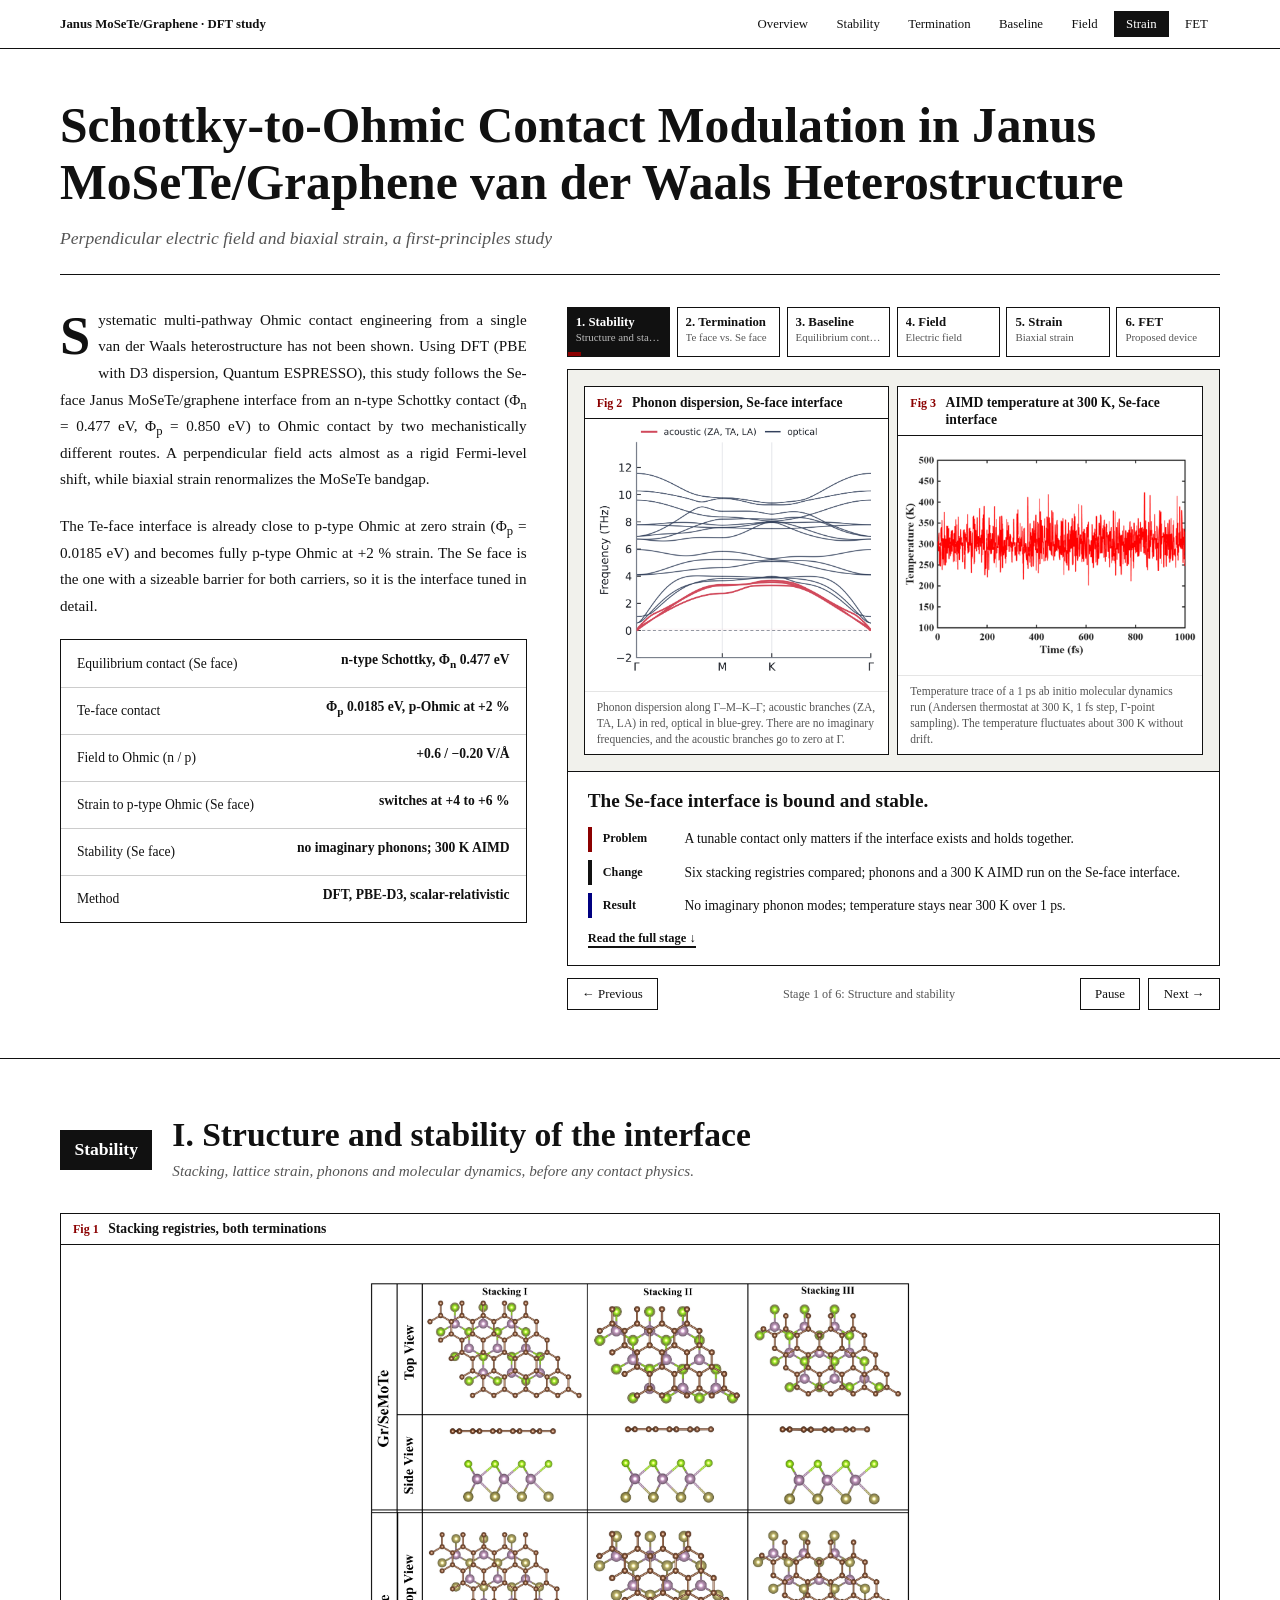
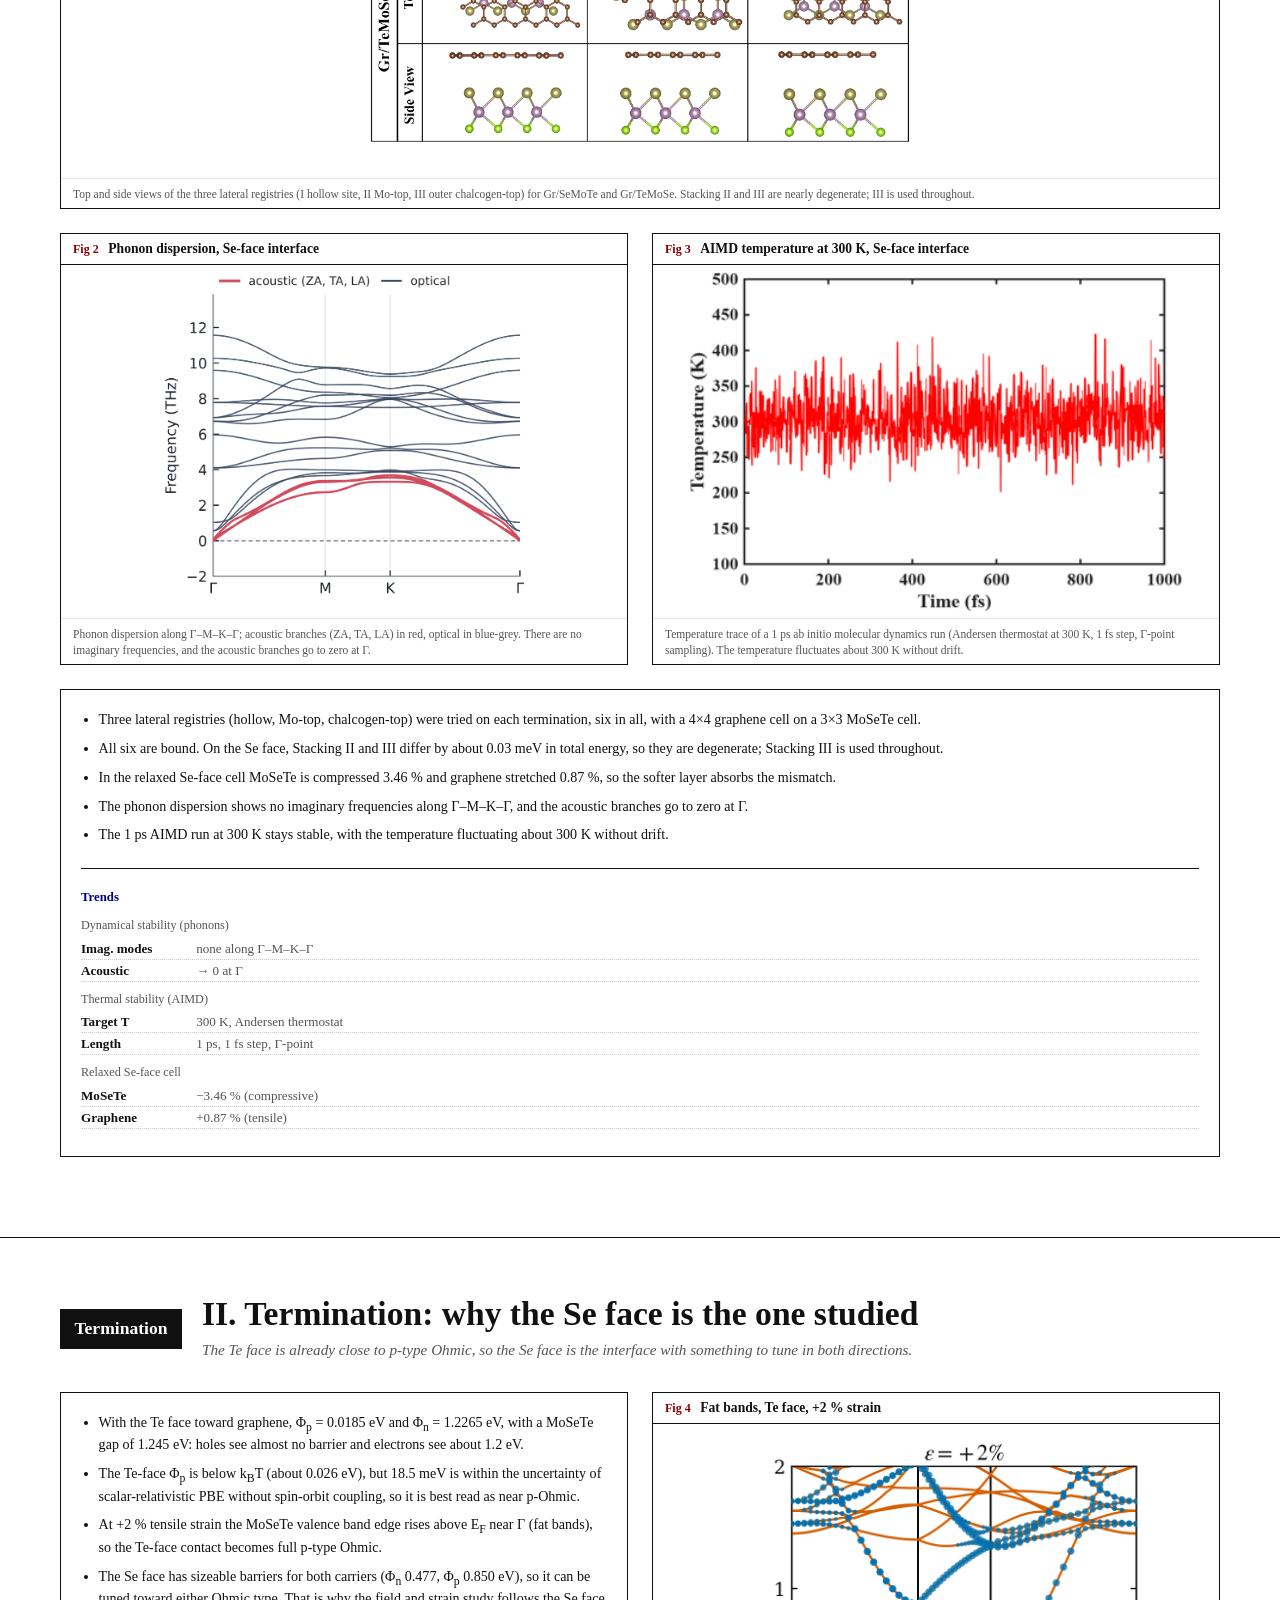
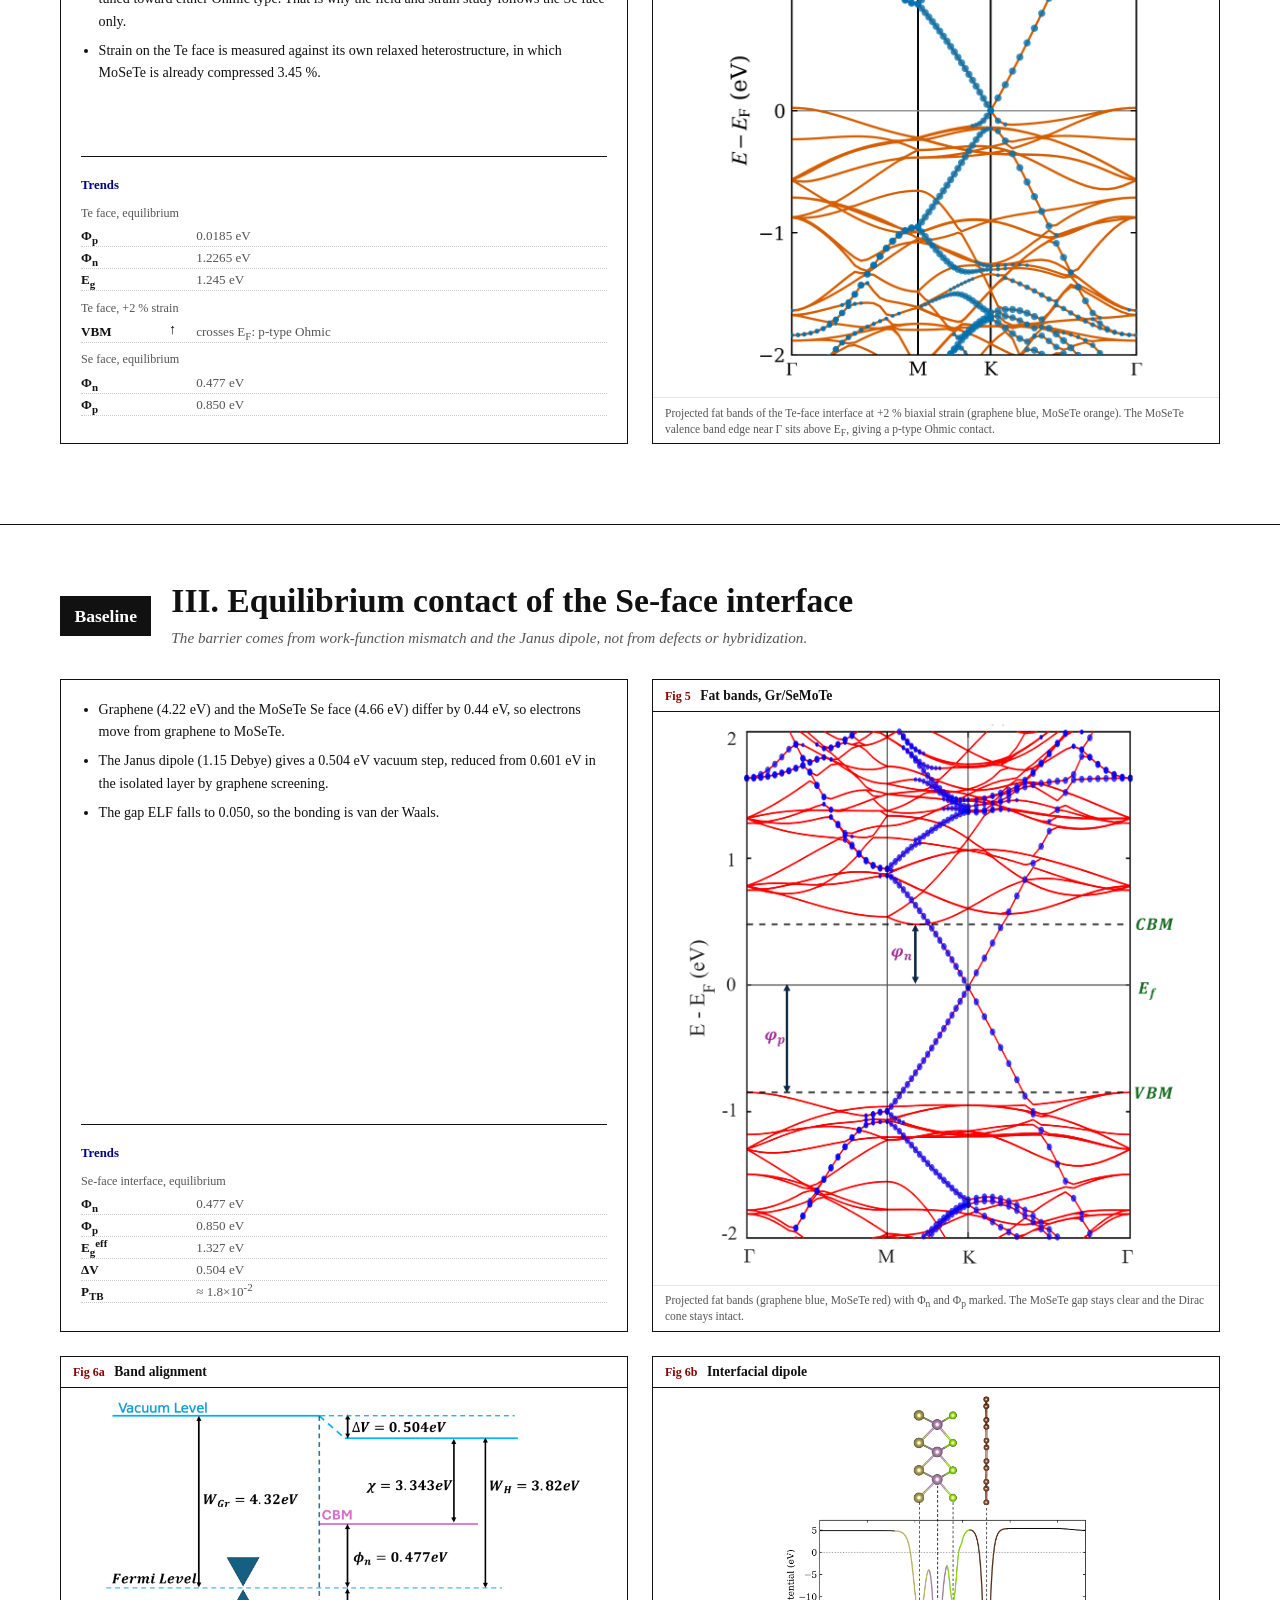
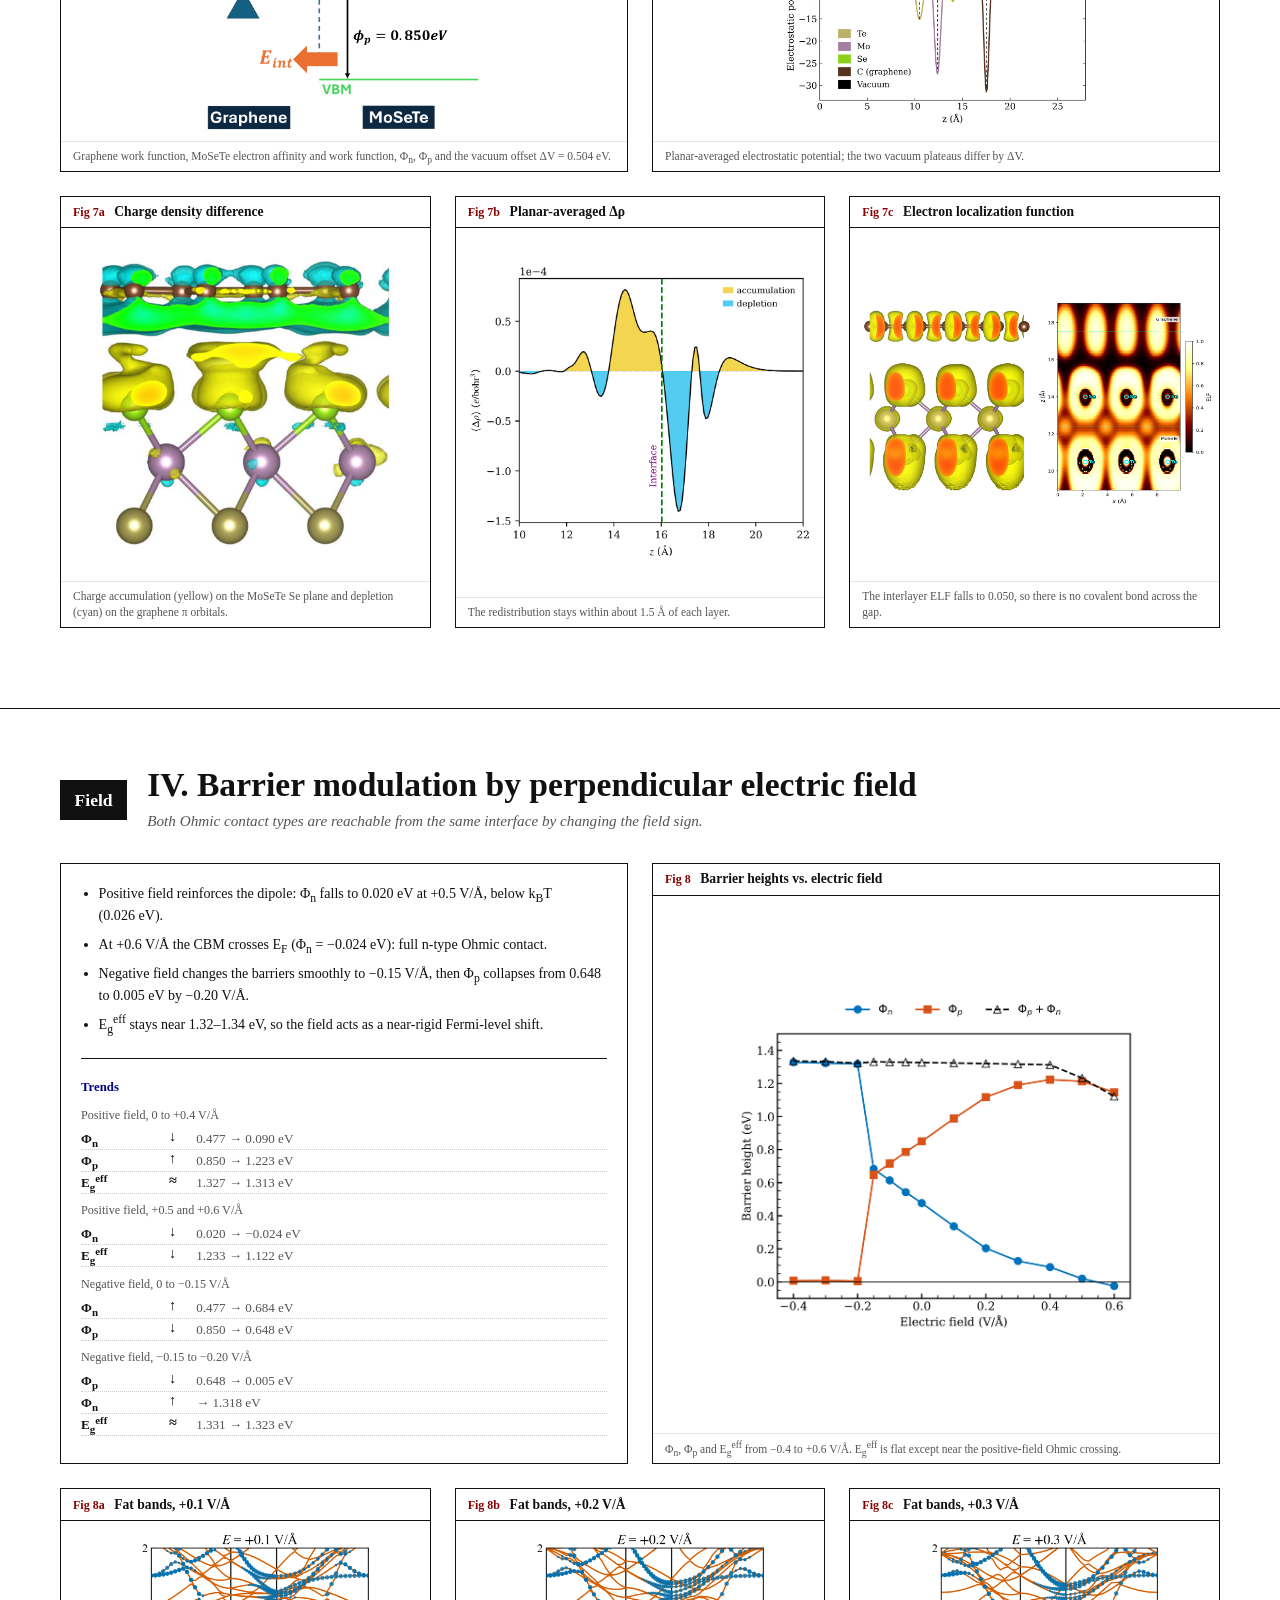
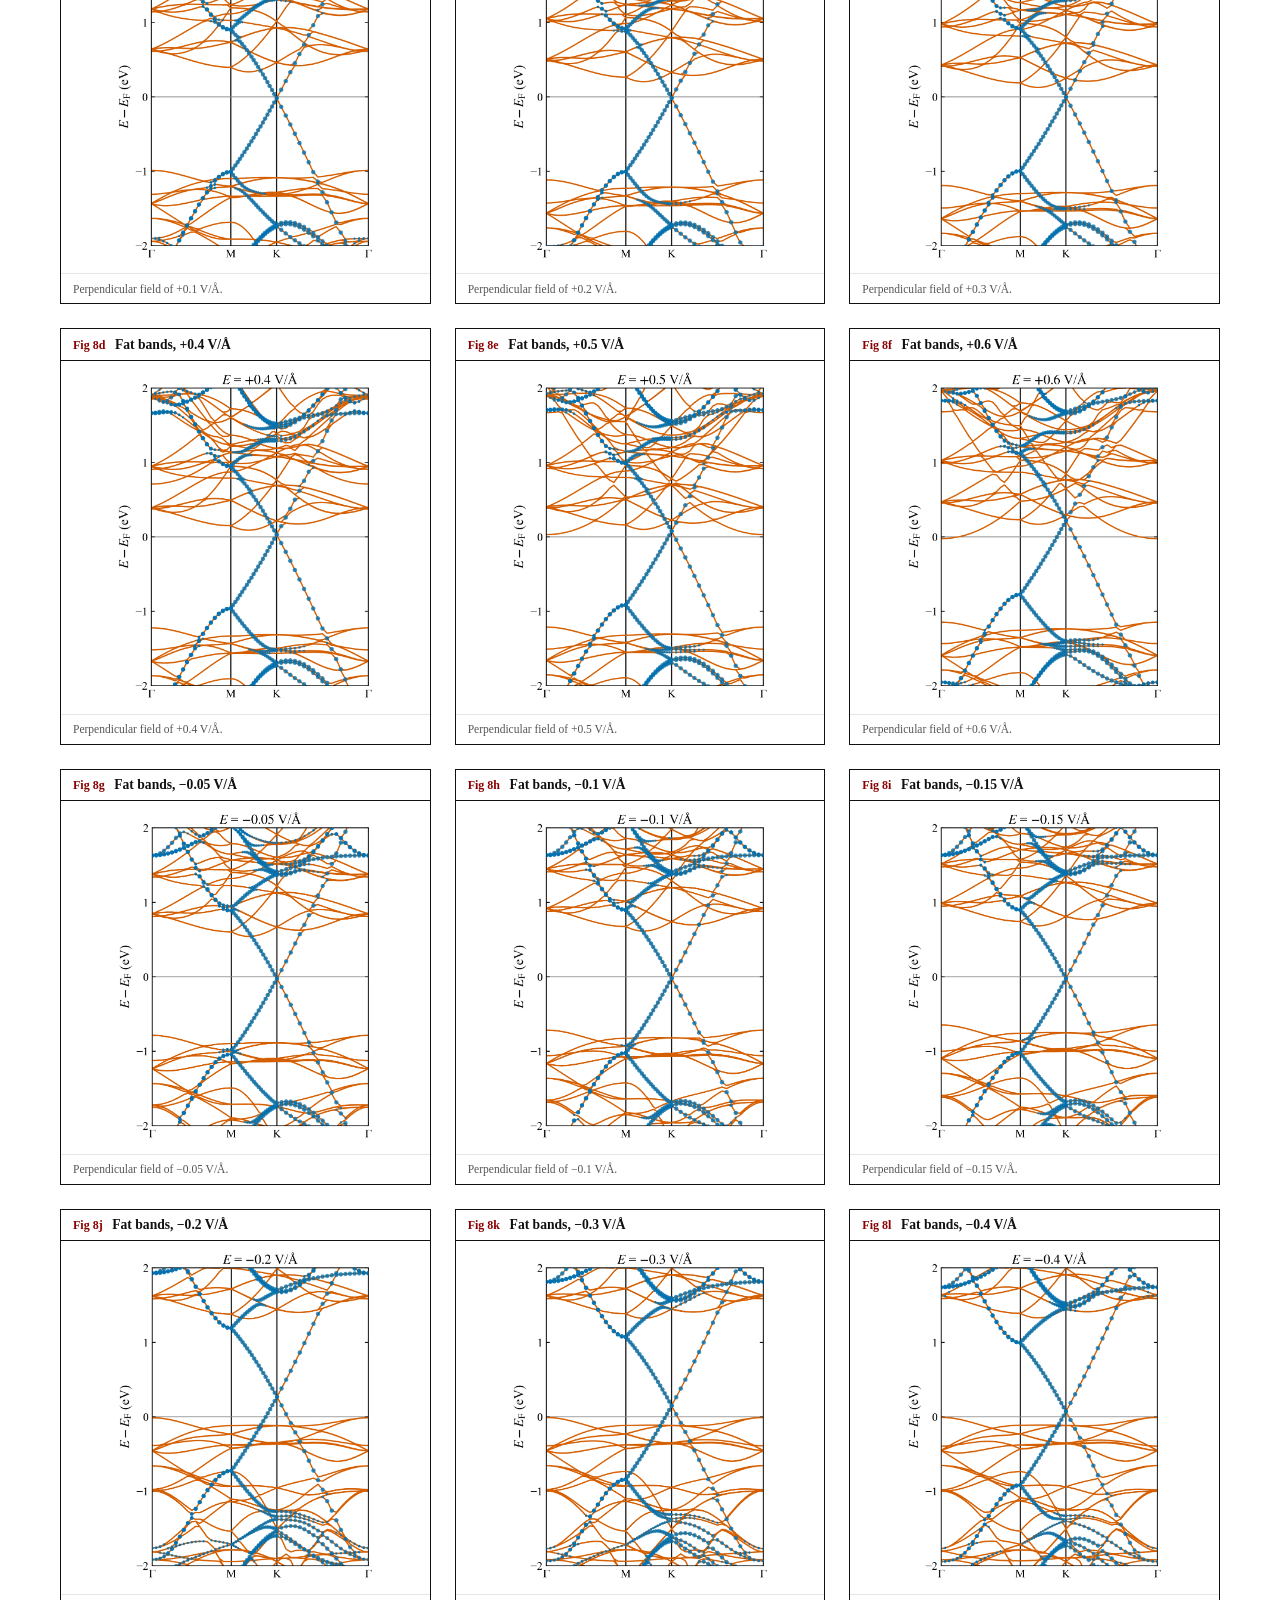
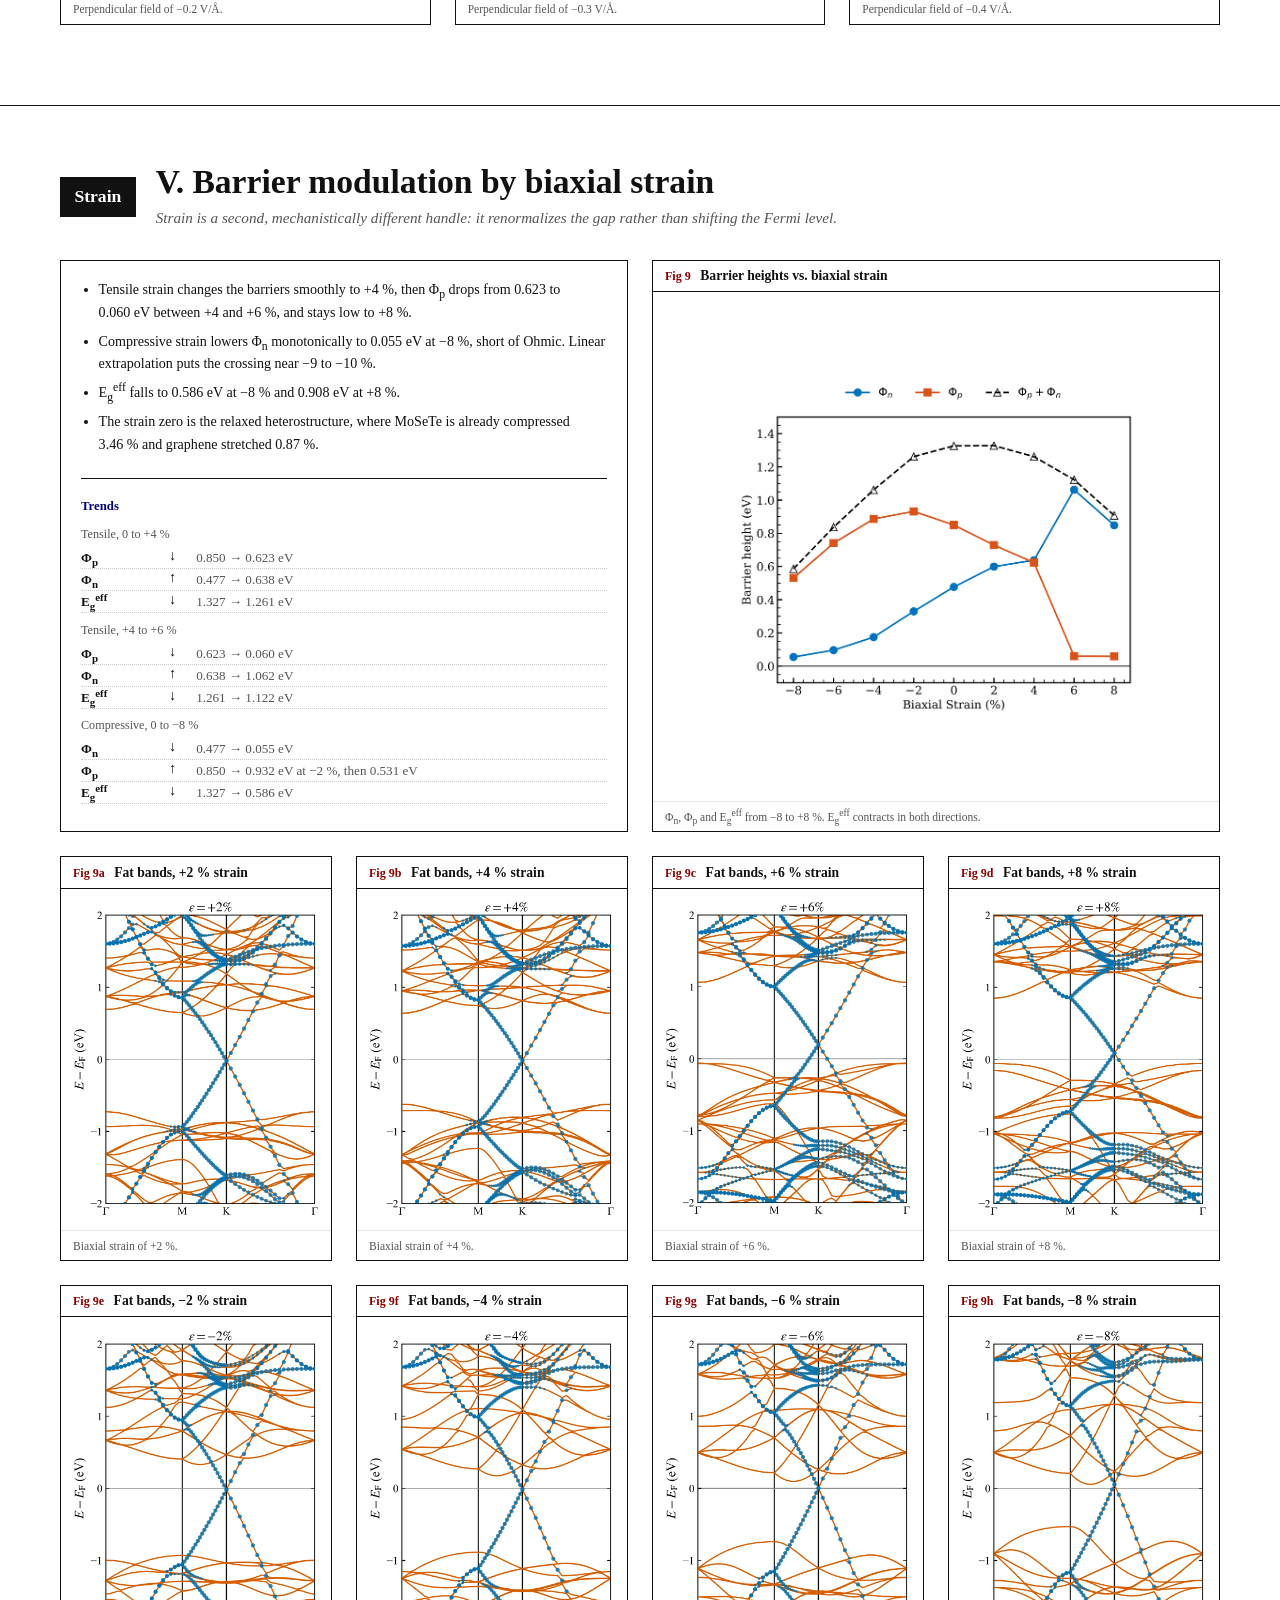
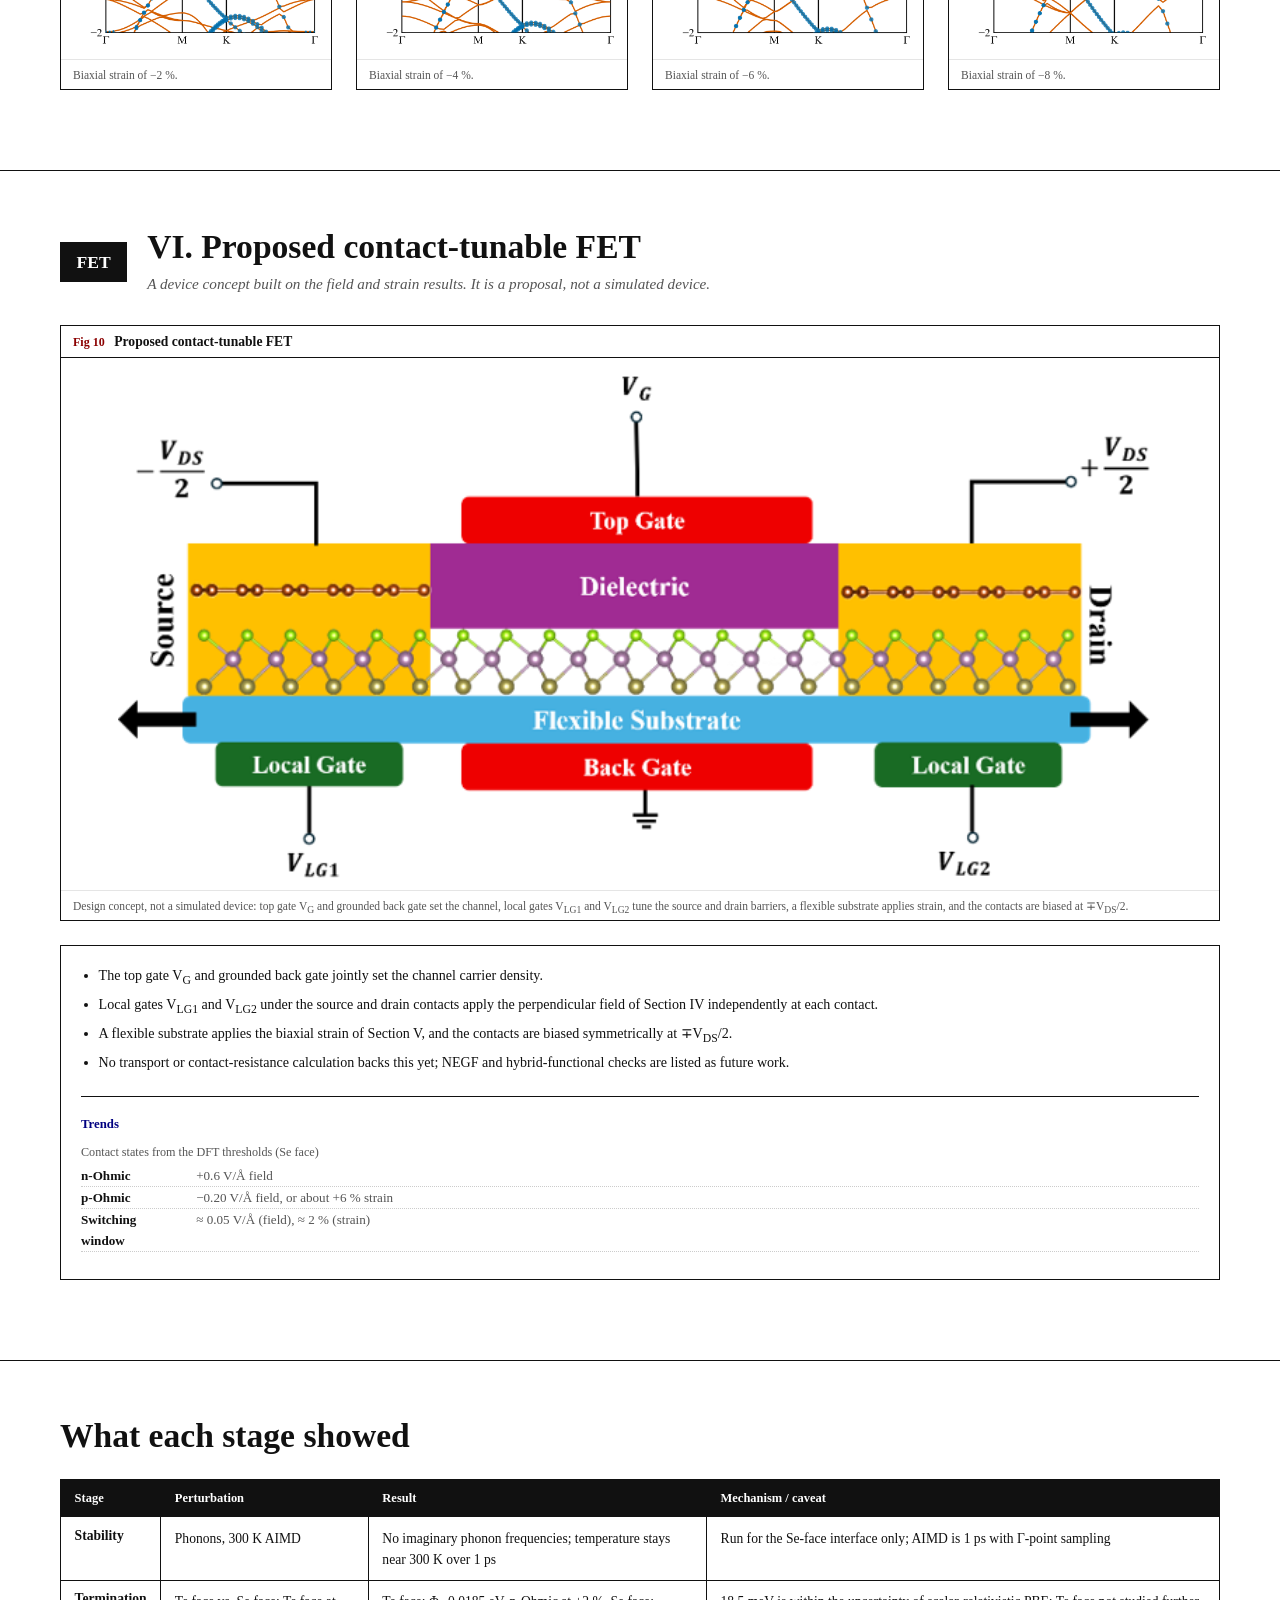
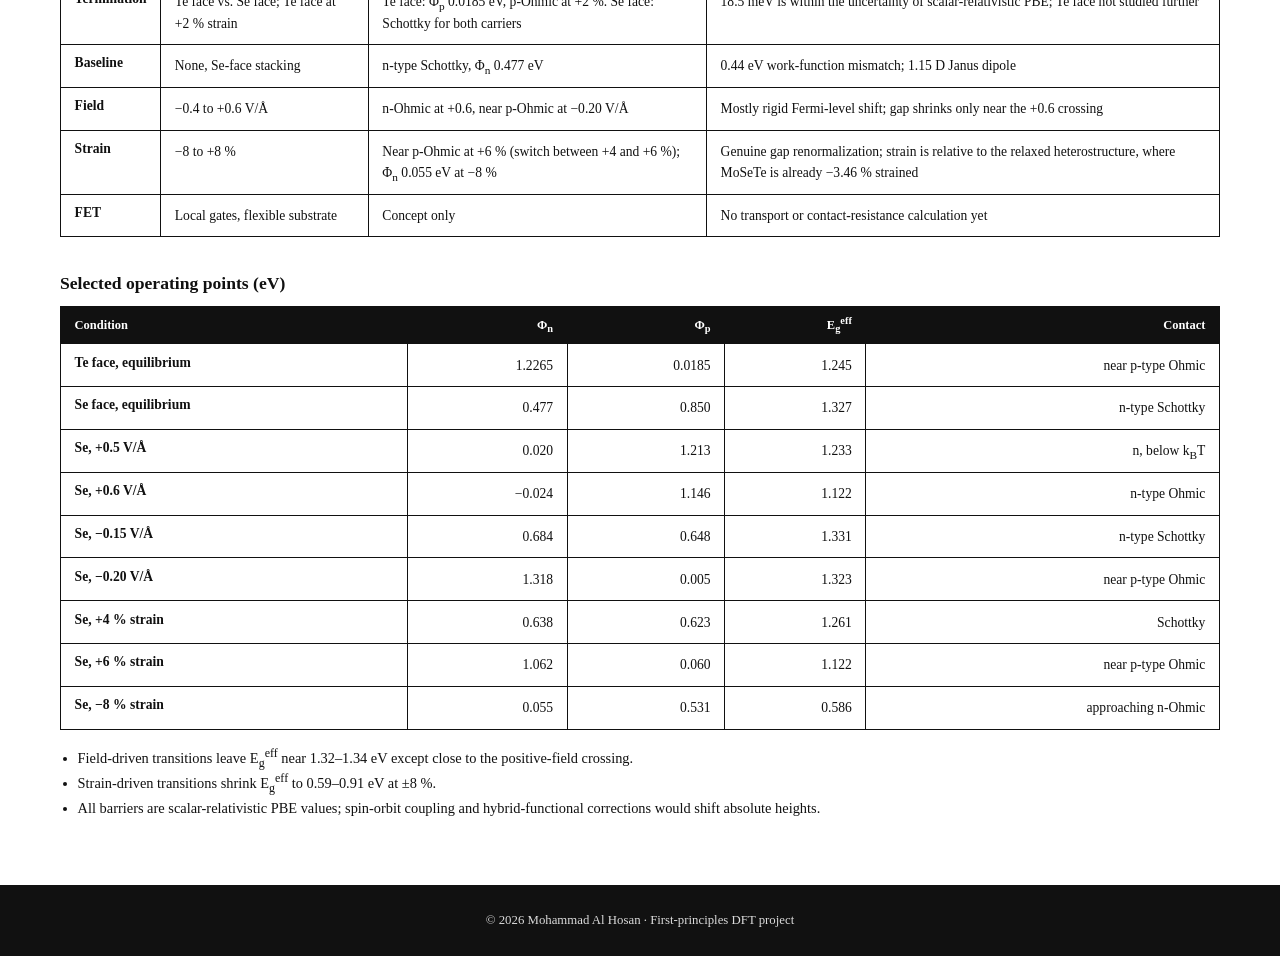
<file: projects/graphene-mosete-thesis.html>
<!DOCTYPE html>
<html lang="en">
<head>
<meta charset="UTF-8">
<meta name="viewport" content="width=device-width, initial-scale=1">
<title>Schottky-to-Ohmic Contact Modulation in Janus MoSeTe/Graphene</title>
<style>
:root{--paper:#f9f9f7;--ink:#111;--red:#8b0000;--blue:#000080;--muted:#555;--rule:#d1d1cc;--serif:'Merriweather',Georgia,serif;--head:'Playfair Display',Georgia,serif;--mono:'Source Code Pro',monospace}
*{box-sizing:border-box}html{scroll-behavior:smooth;scroll-padding-top:4.5rem}
body{margin:0;background:var(--paper);color:var(--ink);font:400 1rem/1.75 var(--serif);-webkit-font-smoothing:antialiased}
sub,sup{line-height:0}a{color:inherit}
.wrap{max-width:1200px;margin:0 auto;padding:0 1.25rem}
:focus-visible{outline:3px solid var(--blue);outline-offset:2px}

/* sticky stage nav */
.top{position:sticky;top:0;z-index:20;background:rgba(249,249,247,.94);backdrop-filter:blur(6px);border-bottom:1px solid var(--ink)}
.top .wrap{display:flex;justify-content:space-between;align-items:center;gap:1rem;min-height:3rem}
.top b{font:600 .8rem var(--mono)}
.top nav{display:flex;gap:.25rem;flex-wrap:wrap}
.top nav a{font:400 .8rem var(--mono);text-decoration:none;padding:.3rem .7rem;border:1px solid transparent}
.top nav a:hover{border-color:var(--ink)}
.top nav a.on{background:var(--ink);color:var(--paper)}
.hero{padding:3rem 0 3rem;border-bottom:1px solid var(--ink)}
.hero h1{font:700 clamp(1.9rem,4vw,3.1rem)/1.15 var(--head);margin:0 0 .75rem}
.hero .sub{font-style:italic;color:var(--muted);font-size:1.1rem;margin:0 0 2rem;padding-bottom:1.25rem;border-bottom:1px solid var(--ink)}
.hg{display:grid;grid-template-columns:minmax(0,5fr) minmax(0,7fr);gap:2.5rem;align-items:start}
.abs p{margin:0 0 1.25rem;font-size:.95rem;text-align:justify;hyphens:auto}
.abs p::first-letter{font:700 3.4rem/.9 var(--head);float:left;padding:.3rem .5rem 0 0}
.abs p+p::first-letter{all:unset}
.keys{margin:0;padding:0;list-style:none;border:1px solid var(--ink);background:#fff}
.keys li{display:flex;justify-content:space-between;gap:1rem;padding:.7rem 1rem;font-size:.85rem;border-bottom:1px solid var(--rule)}
.keys li:last-child{border:0}.keys b{font:600 .85rem var(--mono);text-align:right}
.rail{display:grid;grid-template-columns:repeat(6,minmax(0,1fr));gap:.4rem;margin-bottom:.75rem}
.tab{all:unset;cursor:pointer;display:block;border:1px solid var(--ink);background:#fff;padding:.45rem .5rem .75rem;position:relative;overflow:hidden;min-width:0}
.tab b{display:block;font:600 .8rem var(--mono);white-space:nowrap;overflow:hidden;text-overflow:ellipsis}
.tab small{display:block;font:400 .68rem/1.3 var(--serif);color:var(--muted);white-space:nowrap;overflow:hidden;text-overflow:ellipsis}
.tab i{position:absolute;left:0;bottom:0;height:4px;width:0;background:var(--red)}
.tab.done i{width:100%;background:var(--ink)}
.tab.on{background:var(--ink);color:var(--paper)}.tab.on small{color:#bbb}
.tab:hover:not(.on){background:#efefe9}

.stage{display:grid;position:relative;overflow:hidden;border:1px solid var(--ink);background:var(--paper);box-shadow:5px 5px 0 rgba(17,17,17,.12)}
.slide{grid-area:1/1;display:none;flex-direction:column;background:var(--paper)}
.slide.on{display:flex}
.pane{padding:1rem;border-bottom:1px solid var(--ink);background:#f1f1ec;display:grid;gap:.5rem;align-content:start}
.pane.two{grid-template-columns:1fr 1fr}
.pane.halo-pane{display:flex;flex-direction:column;gap:.5rem}
.pane-subrow{display:grid;grid-template-columns:1fr 1fr;gap:.5rem}

.pane .fi img{max-height:260px;object-fit:contain}
.pane.halo-pane .fi img{max-height:130px}
.pane.halo-pane>div:first-child .fi img{max-height:260px}

.story{padding:1.1rem 1.25rem 1.1rem;display:flex;flex-direction:column;gap:.8rem}
.story h3{font:700 1.2rem/1.3 var(--head);margin:0}
.flow{margin:0;display:grid;gap:.5rem}
.flow div{display:grid;grid-template-columns:4.4rem 1fr;gap:.7rem;border-left:4px solid var(--ink);padding:.1rem 0 .1rem .7rem}
.flow div:nth-child(1){border-color:var(--red)}.flow div:nth-child(3){border-color:var(--blue)}
.flow dt{font:600 .76rem/1.8 var(--mono)}
.flow dd{margin:0;font-size:.85rem;line-height:1.55}
.more{font:600 .78rem var(--mono);text-decoration:none;border-bottom:2px solid var(--ink);align-self:flex-start}
.ctrl{display:flex;justify-content:space-between;align-items:center;gap:.5rem;margin-top:.75rem;flex-wrap:wrap}
.ctrl div{display:flex;gap:.5rem}
.btn{font:400 .8rem var(--mono);background:#fff;color:var(--ink);border:1px solid var(--ink);padding:.45rem .9rem;cursor:pointer}
.btn:hover{background:var(--ink);color:var(--paper)}
#count{font:400 .76rem var(--mono);color:var(--muted)}
.fig{margin:0;background:#fff;border:1px solid var(--ink);box-shadow:4px 4px 0 rgba(17,17,17,.1);display:flex;flex-direction:column;min-width:0}
.fh{display:flex;gap:.6rem;align-items:baseline;padding:.4rem .75rem;border-bottom:1px solid var(--ink);background:var(--paper)}
.fh b{font:600 .75rem var(--mono);color:var(--red);white-space:nowrap}
.fh span{font:700 .85rem/1.3 var(--head)}
.fi{all:unset;cursor:zoom-in;display:flex;align-items:center;justify-content:center;flex:1;padding:.4rem;background:#fff}
.fi img{display:block;width:100%;height:auto;max-height:340px;object-fit:contain}
.full .fi img{max-height:none}
/* wide schematics (stacking table, FET): full width but capped so they do not tower over the page */
.full.big .fi img{max-height:520px}
/* fat-band figures beside the text box: same frame for Se and Te so they look identical */
.row .fig.tall .fi img{height:560px;max-height:none;object-fit:contain}
.miss{font:400 .78rem/1.5 var(--mono);color:var(--red);padding:2rem 1rem;text-align:center;border:1px dashed var(--red);width:100%;word-break:break-all}
.fig figcaption{font-size:.72rem;line-height:1.4;color:var(--muted);padding:.4rem .75rem;border-top:1px solid #e5e5e5}
dialog{border:1px solid var(--ink);padding:0;max-width:94vw;background:#fff}
dialog::backdrop{background:rgba(0,0,0,.7)}
dialog img{display:block;max-width:94vw;max-height:90vh}
.sec{padding:3.5rem 0;border-bottom:1px solid var(--ink)}
.sec header{display:flex;gap:1.25rem;align-items:center;margin-bottom:1.75rem}
.sec h2{font:700 clamp(1.5rem,3vw,2.1rem)/1.2 var(--head);margin:0}
.badge{font:700 1.1rem var(--mono);background:var(--ink);color:var(--paper);padding:.6rem .9rem;min-width:4.2rem;text-align:center}
.sec header p{margin:.2rem 0 0;color:var(--muted);font-style:italic;font-size:.95rem}
.row{display:grid;gap:1.5rem;margin-bottom:1.5rem;align-items:stretch}
.r1{grid-template-columns:1fr}.r2{grid-template-columns:1fr 1fr}.r3{grid-template-columns:repeat(3,minmax(0,1fr))}
.txt{border:1px solid var(--ink);background:#fff;padding:1.1rem 1.25rem;display:flex;flex-direction:column;gap:1rem;justify-content:space-between;box-shadow:4px 4px 0 rgba(17,17,17,.1)}
.pts{margin:0;padding-left:1.1rem;font-size:.88rem;line-height:1.6}.pts li{margin-bottom:.4rem}
.trd{border-top:1px solid var(--ink);padding-top:.8rem}
.trd>b{font:600 .8rem var(--mono);color:var(--blue)}
.sw{font:400 .76rem var(--mono);color:var(--muted);margin:.5rem 0 .3rem}
.trd ul{list-style:none;margin:0 0 .6rem;padding:0}
.trd li{display:grid;grid-template-columns:5.2rem 1.4rem 1fr;gap:.3rem;font-size:.82rem;line-height:1.6;border-bottom:1px dotted var(--rule)}
.trd li span{font-weight:700}.trd li i{font:600 .9rem var(--mono);font-style:normal}.trd li em{font-style:normal;color:var(--muted)}
.chartbox{background:#fff;border:1px solid var(--ink);box-shadow:4px 4px 0 rgba(17,17,17,.1);display:flex;flex-direction:column;min-width:0}
.cv{position:relative;height:320px;padding:.9rem}
.chartbox figcaption{margin:0;font-size:.78rem;line-height:1.55;color:var(--muted);padding:.6rem .75rem;border-top:1px solid #e5e5e5}
.sum{padding:3.5rem 0 4rem}
.sum h2{font:700 clamp(1.5rem,3vw,2.1rem) var(--head);margin:0 0 1.5rem}
.sum h3{font:700 1.1rem var(--head);margin:2.25rem 0 .75rem}
.tw{overflow-x:auto}
table{border-collapse:collapse;width:100%;min-width:640px;background:#fff;font-size:.85rem;line-height:1.55}
th,td{border:1px solid var(--ink);padding:.65rem .85rem;text-align:left;vertical-align:top}
th{font:600 .78rem var(--mono);background:var(--ink);color:var(--paper)}
td:first-child{font:600 .85rem var(--mono)}
.nums td:not(:first-child){font-family:var(--mono);text-align:right}.nums th:not(:first-child){text-align:right}
.tl{margin:1rem 0 0;padding-left:1.1rem;font-size:.9rem}
footer{background:var(--ink);color:var(--paper);padding:1.75rem 0;text-align:center;font:400 .8rem var(--mono)}
footer p{margin:0;opacity:.85}
@media(max-width:900px){.hg,.r2,.r3,.pane-subrow{grid-template-columns:1fr}.top b{display:none}.tab small{display:none}.pane.two{grid-template-columns:1fr}}
@media(prefers-reduced-motion:reduce){html{scroll-behavior:auto}}
/* classic look overrides: fonts, colors, shadows only */
:root{--paper:#fff;--rule:#ccc;--serif:Georgia,'Times New Roman',serif;--head:Georgia,'Times New Roman',serif;--mono:Georgia,'Times New Roman',serif}
body{background:#fff}
.stage,.fig,.chartbox,.txt,.keys,.tab{box-shadow:none!important}
.top{background:#fff;backdrop-filter:none}
.r4{grid-template-columns:repeat(4,minmax(0,1fr))}@media(max-width:900px){.r4{grid-template-columns:1fr 1fr}}
</style>
</head>
<body>
<div class="top"><div class="wrap"><b>Janus MoSeTe/Graphene &middot; DFT study</b>
<nav id="spy"><a href="#overview">Overview</a><a href="#stab">Stability</a><a href="#term">Termination</a><a href="#eq">Baseline</a><a href="#field">Field</a><a href="#strain">Strain</a><a href="#fet">FET</a></nav></div></div>

<header class="hero" id="overview"><div class="wrap">
<h1>Schottky-to-Ohmic Contact Modulation in Janus MoSeTe/Graphene van der Waals Heterostructure</h1>
<p class="sub">Perpendicular electric field and biaxial strain, a first-principles study</p>
<div class="hg">
<div class="abs">
<p>Systematic multi-pathway Ohmic contact engineering from a single van der Waals heterostructure has not been shown. Using DFT (PBE with D3 dispersion, Quantum ESPRESSO), this study follows the Se-face Janus MoSeTe/graphene interface from an n-type Schottky contact (&Phi;<sub>n</sub> = 0.477&nbsp;eV, &Phi;<sub>p</sub> = 0.850&nbsp;eV) to Ohmic contact by two mechanistically different routes. A perpendicular field acts almost as a rigid Fermi-level shift, while biaxial strain renormalizes the MoSeTe bandgap.</p>
<p>The Te-face interface is already close to p-type Ohmic at zero strain (&Phi;<sub>p</sub> = 0.0185&nbsp;eV) and becomes fully p-type Ohmic at +2&nbsp;% strain. The Se face is the one with a sizeable barrier for both carriers, so it is the interface tuned in detail.</p>
<ul class="keys">
<li><span>Equilibrium contact (Se face)</span><b>n-type Schottky, &Phi;<sub>n</sub> 0.477&nbsp;eV</b></li>
<li><span>Te-face contact</span><b>&Phi;<sub>p</sub> 0.0185&nbsp;eV, p-Ohmic at +2&nbsp;%</b></li>
<li><span>Field to Ohmic (n / p)</span><b>+0.6 / &minus;0.20 V/&Aring;</b></li>
<li><span>Strain to p-type Ohmic (Se face)</span><b>switches at +4 to +6&nbsp;%</b></li>
<li><span>Stability (Se face)</span><b>no imaginary phonons; 300 K AIMD</b></li>
<li><span>Method</span><b>DFT, PBE-D3, scalar-relativistic</b></li>
</ul></div>
<div>
<div class="rail" id="rail" role="tablist"></div>
<div class="stage" id="stage"></div>
<div class="ctrl"><button class="btn" id="prev">&larr; Previous</button><span id="count"></span>
<div><button class="btn" id="play" aria-pressed="true">Pause</button><button class="btn" id="next">Next &rarr;</button></div></div>
</div></div></div></header>

<main id="secs"></main>

<section class="sum"><div class="wrap">
<h2>What each stage showed</h2>
<div class="tw"><table>
<tr><th>Stage</th><th>Perturbation</th><th>Result</th><th>Mechanism / caveat</th></tr>
<tr><td>Stability</td><td>Phonons, 300 K AIMD</td><td>No imaginary phonon frequencies; temperature stays near 300 K over 1&nbsp;ps</td><td>Run for the Se-face interface only; AIMD is 1&nbsp;ps with &Gamma;-point sampling</td></tr>
<tr><td>Termination</td><td>Te face vs. Se face; Te face at +2&nbsp;% strain</td><td>Te face: &Phi;<sub>p</sub> 0.0185&nbsp;eV, p-Ohmic at +2&nbsp;%. Se face: Schottky for both carriers</td><td>18.5&nbsp;meV is within the uncertainty of scalar-relativistic PBE; Te face not studied further</td></tr>
<tr><td>Baseline</td><td>None, Se-face stacking</td><td>n-type Schottky, &Phi;<sub>n</sub> 0.477&nbsp;eV</td><td>0.44&nbsp;eV work-function mismatch; 1.15&nbsp;D Janus dipole</td></tr>
<tr><td>Field</td><td>&minus;0.4 to +0.6 V/&Aring;</td><td>n-Ohmic at +0.6, near p-Ohmic at &minus;0.20 V/&Aring;</td><td>Mostly rigid Fermi-level shift; gap shrinks only near the +0.6 crossing</td></tr>
<tr><td>Strain</td><td>&minus;8 to +8&nbsp;%</td><td>Near p-Ohmic at +6&nbsp;% (switch between +4 and +6&nbsp;%); &Phi;<sub>n</sub> 0.055&nbsp;eV at &minus;8&nbsp;%</td><td>Genuine gap renormalization; strain is relative to the relaxed heterostructure, where MoSeTe is already &minus;3.46&nbsp;% strained</td></tr>
<tr><td>FET</td><td>Local gates, flexible substrate</td><td>Concept only</td><td>No transport or contact-resistance calculation yet</td></tr>
</table></div>
<h3>Selected operating points (eV)</h3>
<div class="tw">
<table class="nums">
<tr><th>Condition</th><th>&Phi;<sub>n</sub></th><th>&Phi;<sub>p</sub></th><th>E<sub>g</sub><sup>eff</sup></th><th>Contact</th></tr>
<tr><td>Te face, equilibrium</td><td>1.2265</td><td>0.0185</td><td>1.245</td><td>near p-type Ohmic</td></tr>
<tr><td>Se face, equilibrium</td><td>0.477</td><td>0.850</td><td>1.327</td><td>n-type Schottky</td></tr>
<tr><td>Se, +0.5 V/&Aring;</td><td>0.020</td><td>1.213</td><td>1.233</td><td>n, below k<sub>B</sub>T</td></tr>
<tr><td>Se, +0.6 V/&Aring;</td><td>&minus;0.024</td><td>1.146</td><td>1.122</td><td>n-type Ohmic</td></tr>
<tr><td>Se, &minus;0.15 V/&Aring;</td><td>0.684</td><td>0.648</td><td>1.331</td><td>n-type Schottky</td></tr>
<tr><td>Se, &minus;0.20 V/&Aring;</td><td>1.318</td><td>0.005</td><td>1.323</td><td>near p-type Ohmic</td></tr>
<tr><td>Se, +4&nbsp;% strain</td><td>0.638</td><td>0.623</td><td>1.261</td><td>Schottky</td></tr>
<tr><td>Se, +6&nbsp;% strain</td><td>1.062</td><td>0.060</td><td>1.122</td><td>near p-type Ohmic</td></tr>
<tr><td>Se, &minus;8&nbsp;% strain</td><td>0.055</td><td>0.531</td><td>0.586</td><td>approaching n-Ohmic</td></tr>
</table></div>
<ul class="tl"><li>Field-driven transitions leave E<sub>g</sub><sup>eff</sup> near 1.32&ndash;1.34&nbsp;eV except close to the positive-field crossing.</li>
<li>Strain-driven transitions shrink E<sub>g</sub><sup>eff</sup> to 0.59&ndash;0.91&nbsp;eV at &plusmn;8&nbsp;%.</li>
<li>All barriers are scalar-relativistic PBE values; spin-orbit coupling and hybrid-functional corrections would shift absolute heights.</li></ul>
</div></section>

<footer><p>&copy; 2026 Mohammad Al Hosan &middot; First-principles DFT project</p></footer>
<dialog id="lb"><img alt=""></dialog>
<script>
/* Image folder, relative to THIS html file (projects/ -> assets/img/graphene-mosete-thesis/ at the repo root). */
const B='../assets/img/graphene-mosete-thesis/';
const F={
'stk':{s:'stacking.png',t:'Stacking registries, both terminations',c:'Top and side views of the three lateral registries (I hollow site, II Mo-top, III outer chalcogen-top) for Gr/SeMoTe and Gr/TeMoSe. Stacking II and III are nearly degenerate; III is used throughout.'},
/* CONFIRM before publishing: this plot has about 15 branches and tops out near 11.5 THz, which does not match a 59-atom graphene/MoSeTe cell (177 branches, graphene G mode near 47 THz). State exactly which cell it is in the caption. */
'phn':{s:'phonon_dispersion.png',t:'Phonon dispersion, Se-face interface',c:'Phonon dispersion along &Gamma;&ndash;M&ndash;K&ndash;&Gamma;; acoustic branches (ZA, TA, LA) in red, optical in blue-grey. There are no imaginary frequencies, and the acoustic branches go to zero at &Gamma;.'},
'aimd':{s:'aimd_temperature.png',t:'AIMD temperature at 300 K, Se-face interface',c:'Temperature trace of a 1&nbsp;ps ab initio molecular dynamics run (Andersen thermostat at 300&nbsp;K, 1&nbsp;fs step, &Gamma;-point sampling). The temperature fluctuates about 300&nbsp;K without drift.'},
'te2':{s:'te_strain_p2_fatband.png',t:'Fat bands, Te face, +2&nbsp;% strain',c:'Projected fat bands of the Te-face interface at +2&nbsp;% biaxial strain (graphene blue, MoSeTe orange). The MoSeTe valence band edge near &Gamma; sits above E<sub>F</sub>, giving a p-type Ohmic contact.'},
'4':{s:'fig4-fatband-pdos.png',t:'Fat bands, Gr/SeMoTe',c:'Projected fat bands (graphene blue, MoSeTe red) with &Phi;<sub>n</sub> and &Phi;<sub>p</sub> marked. The MoSeTe gap stays clear and the Dirac cone stays intact.'},
'5a':{s:'fig6a_band_alignment.png',t:'Band alignment',c:'Graphene work function, MoSeTe electron affinity and work function, &Phi;<sub>n</sub>, &Phi;<sub>p</sub> and the vacuum offset &Delta;V = 0.504&nbsp;eV.'},
'5b':{s:'fig6_potential_macro.png',t:'Interfacial dipole',c:'Planar-averaged electrostatic potential; the two vacuum plateaus differ by &Delta;V.'},
'6a':{s:'fig7a_cdd_3d.png',t:'Charge density difference',c:'Charge accumulation (yellow) on the MoSeTe Se plane and depletion (cyan) on the graphene &pi; orbitals.'},
'6b':{s:'fig7b_cdd_planar.png',t:'Planar-averaged &Delta;&rho;',c:'The redistribution stays within about 1.5&nbsp;&Aring; of each layer.'},
'6c':{s:'fig8_elf_combined.png',t:'Electron localization function',c:'The interlayer ELF falls to 0.050, so there is no covalent bond across the gap.'},
'7m':{s:'efield_total_trend.png',t:'Barrier heights vs. electric field',c:'&Phi;<sub>n</sub>, &Phi;<sub>p</sub> and E<sub>g</sub><sup>eff</sup> from &minus;0.4 to +0.6 V/&Aring;. E<sub>g</sub><sup>eff</sup> is flat except near the positive-field Ohmic crossing.'},
'7a':{s:'hetero_p0.1_burai_fatband_efield_%2B0.1.png',t:'Fat bands, +0.1 V/&Aring;',c:'Perpendicular field of +0.1 V/&Aring;.'},
'7b':{s:'hetero_p0.2_burai_fatband_efield_%2B0.2.png',t:'Fat bands, +0.2 V/&Aring;',c:'Perpendicular field of +0.2 V/&Aring;.'},
'7c':{s:'hetero_p0.3_burai_fatband_efield_%2B0.3.png',t:'Fat bands, +0.3 V/&Aring;',c:'Perpendicular field of +0.3 V/&Aring;.'},
'7d':{s:'hetero_p0.4_burai_fatband_efield_%2B0.4.png',t:'Fat bands, +0.4 V/&Aring;',c:'Perpendicular field of +0.4 V/&Aring;.'},
'7e':{s:'hetero_p0.5_burai_fatband_efield_%2B0.5.png',t:'Fat bands, +0.5 V/&Aring;',c:'Perpendicular field of +0.5 V/&Aring;.'},
'7f':{s:'hetero_p0.6_burai_fatband_efield_%2B0.6.png',t:'Fat bands, +0.6 V/&Aring;',c:'Perpendicular field of +0.6 V/&Aring;.'},
'7g':{s:'hetero_n0.05_burai_fatband_efield_-0.05.png',t:'Fat bands, &minus;0.05 V/&Aring;',c:'Perpendicular field of &minus;0.05 V/&Aring;.'},
'7h':{s:'hetero_n0.1_burai_fatband_efield_-0.1.png',t:'Fat bands, &minus;0.1 V/&Aring;',c:'Perpendicular field of &minus;0.1 V/&Aring;.'},
'7i':{s:'hetero_n0.15_burai_fatband_efield_-0.15.png',t:'Fat bands, &minus;0.15 V/&Aring;',c:'Perpendicular field of &minus;0.15 V/&Aring;.'},
'7j':{s:'hetero_n0.2_burai_fatband_efield_-0.2.png',t:'Fat bands, &minus;0.2 V/&Aring;',c:'Perpendicular field of &minus;0.2 V/&Aring;.'},
'7k':{s:'hetero_n0.3_burai_fatband_efield_-0.3.png',t:'Fat bands, &minus;0.3 V/&Aring;',c:'Perpendicular field of &minus;0.3 V/&Aring;.'},
'7l':{s:'hetero_n0.4_burai_fatband_efield_-0.4.png',t:'Fat bands, &minus;0.4 V/&Aring;',c:'Perpendicular field of &minus;0.4 V/&Aring;.'},
'8i':{s:'strain_total_trend.png',t:'Barrier heights vs. biaxial strain',c:'&Phi;<sub>n</sub>, &Phi;<sub>p</sub> and E<sub>g</sub><sup>eff</sup> from &minus;8 to +8&nbsp;%. E<sub>g</sub><sup>eff</sup> contracts in both directions.'},
'8a':{s:'hetero_strain_p2_burai_fatband_strain_%2B2.png',t:'Fat bands, +2&nbsp;% strain',c:'Biaxial strain of +2&nbsp;%.'},
'8b':{s:'hetero_strain_p4_burai_fatband_strain_%2B4.png',t:'Fat bands, +4&nbsp;% strain',c:'Biaxial strain of +4&nbsp;%.'},
'8c':{s:'hetero_strain_p6_burai_fatband_strain_%2B6.png',t:'Fat bands, +6&nbsp;% strain',c:'Biaxial strain of +6&nbsp;%.'},
'8d':{s:'hetero_strain_p8_burai_fatband_strain_%2B8.png',t:'Fat bands, +8&nbsp;% strain',c:'Biaxial strain of +8&nbsp;%.'},
'8e':{s:'hetero_strain_n2_burai_fatband_strain_-2.png',t:'Fat bands, &minus;2&nbsp;% strain',c:'Biaxial strain of &minus;2&nbsp;%.'},
'8f':{s:'hetero_strain_n4_burai_fatband_strain_-4.png',t:'Fat bands, &minus;4&nbsp;% strain',c:'Biaxial strain of &minus;4&nbsp;%.'},
'8g':{s:'hetero_strain_n6_burai_fatband_strain_-6.png',t:'Fat bands, &minus;6&nbsp;% strain',c:'Biaxial strain of &minus;6&nbsp;%.'},
'8h':{s:'hetero_strain_n8_burai_fatband_strain_-8.png',t:'Fat bands, &minus;8&nbsp;% strain',c:'Biaxial strain of &minus;8&nbsp;%.'},
'9':{s:'fig9-proposed-fet.png',t:'Proposed contact-tunable FET',c:'Design concept, not a simulated device: top gate V<sub>G</sub> and grounded back gate set the channel, local gates V<sub>LG1</sub> and V<sub>LG2</sub> tune the source and drain barriers, a flexible substrate applies strain, and the contacts are biased at &#8723;V<sub>DS</sub>/2.'}};
const BIG={'stk':1,'9':1};
const TALL={'4':1,'te2':1};
/* Figure numbers follow the order they appear on the page. Panels keep their letters. */
const LBL={stk:'Fig 1',phn:'Fig 2',aimd:'Fig 3',te2:'Fig 4','4':'Fig 5','5a':'Fig 6a','5b':'Fig 6b','6a':'Fig 7a','6b':'Fig 7b','6c':'Fig 7c','7m':'Fig 8','8i':'Fig 9','9':'Fig 10'};
'abcdefghijkl'.split('').forEach(c=>LBL['7'+c]='Fig 8'+c);
'abcdefgh'.split('').forEach(c=>LBL['8'+c]='Fig 9'+c);
const T=(a,b,c)=>[a,b,c];
const S=[
{k:'stab',tab:'Stability',nm:'Structure and stability',now:'The Se-face interface is bound and stable.',hero:['phn','aimd'],
 p:'A tunable contact only matters if the interface exists and holds together.',m:'Six stacking registries compared; phonons and a 300&nbsp;K AIMD run on the Se-face interface.',r:'No imaginary phonon modes; temperature stays near 300&nbsp;K over 1&nbsp;ps.',
 title:'I. Structure and stability of the interface',sum:'Stacking, lattice strain, phonons and molecular dynamics, before any contact physics.',
 pts:['Three lateral registries (hollow, Mo-top, chalcogen-top) were tried on each termination, six in all, with a 4&times;4 graphene cell on a 3&times;3 MoSeTe cell.','All six are bound. On the Se face, Stacking II and III differ by about 0.03&nbsp;meV in total energy, so they are degenerate; Stacking III is used throughout.','In the relaxed Se-face cell MoSeTe is compressed 3.46&nbsp;% and graphene stretched 0.87&nbsp;%, so the softer layer absorbs the mismatch.','The phonon dispersion shows no imaginary frequencies along &Gamma;&ndash;M&ndash;K&ndash;&Gamma;, and the acoustic branches go to zero at &Gamma;.','The 1&nbsp;ps AIMD run at 300&nbsp;K stays stable, with the temperature fluctuating about 300&nbsp;K without drift.'],
 tr:[['Dynamical stability (phonons)',[T('Imag. modes','','none along &Gamma;&ndash;M&ndash;K&ndash;&Gamma;'),T('Acoustic','','&rarr; 0 at &Gamma;')]],['Thermal stability (AIMD)',[T('Target T','','300 K, Andersen thermostat'),T('Length','','1 ps, 1 fs step, &Gamma;-point')]],['Relaxed Se-face cell',[T('MoSeTe','','&minus;3.46 % (compressive)'),T('Graphene','','+0.87 % (tensile)')]]],
 rows:[['stk'],['phn','aimd'],['txt']]},
{k:'term',tab:'Termination',nm:'Te face vs. Se face',now:'Only the Se face has barriers for both carriers.',hero:['te2'],
 p:'Janus MoSeTe can face graphene with either chalcogen.',m:'Te-face and Se-face contacts compared at zero strain; the Te face is then strained to +2&nbsp;%.',r:'Te face: &Phi;<sub>p</sub> 0.0185&nbsp;eV, p-Ohmic at +2&nbsp;%. Se face: &Phi;<sub>n</sub> 0.477, &Phi;<sub>p</sub> 0.850&nbsp;eV.',
 title:'II. Termination: why the Se face is the one studied',sum:'The Te face is already close to p-type Ohmic, so the Se face is the interface with something to tune in both directions.',
 pts:['With the Te face toward graphene, &Phi;<sub>p</sub> = 0.0185&nbsp;eV and &Phi;<sub>n</sub> = 1.2265&nbsp;eV, with a MoSeTe gap of 1.245&nbsp;eV: holes see almost no barrier and electrons see about 1.2&nbsp;eV.','The Te-face &Phi;<sub>p</sub> is below k<sub>B</sub>T (about 0.026&nbsp;eV), but 18.5&nbsp;meV is within the uncertainty of scalar-relativistic PBE without spin-orbit coupling, so it is best read as near p-Ohmic.','At +2&nbsp;% tensile strain the MoSeTe valence band edge rises above E<sub>F</sub> near &Gamma; (fat bands), so the Te-face contact becomes full p-type Ohmic.','The Se face has sizeable barriers for both carriers (&Phi;<sub>n</sub> 0.477, &Phi;<sub>p</sub> 0.850&nbsp;eV), so it can be tuned toward either Ohmic type. That is why the field and strain study follows the Se face only.','Strain on the Te face is measured against its own relaxed heterostructure, in which MoSeTe is already compressed 3.45&nbsp;%.'],
 tr:[['Te face, equilibrium',[T('&Phi;<sub>p</sub>','','0.0185 eV'),T('&Phi;<sub>n</sub>','','1.2265 eV'),T('E<sub>g</sub>','','1.245 eV')]],['Te face, +2&nbsp;% strain',[T('VBM','&uarr;','crosses E<sub>F</sub>: p-type Ohmic')]],['Se face, equilibrium',[T('&Phi;<sub>n</sub>','','0.477 eV'),T('&Phi;<sub>p</sub>','','0.850 eV')]]],
 rows:[['txt','te2']]},
{k:'eq',tab:'Baseline',nm:'Equilibrium contact',now:'An n-type Schottky contact at zero field.',hero:['5a','5b'],
 p:'The Se-face interface starts with a barrier for both carriers.',m:'Se-face MoSeTe on graphene, no field, no strain.',r:'&Phi;<sub>n</sub> 0.477&nbsp;eV, &Phi;<sub>p</sub> 0.850&nbsp;eV.',
 title:'III. Equilibrium contact of the Se-face interface',sum:'The barrier comes from work-function mismatch and the Janus dipole, not from defects or hybridization.',
 pts:['Graphene (4.22&nbsp;eV) and the MoSeTe Se face (4.66&nbsp;eV) differ by 0.44&nbsp;eV, so electrons move from graphene to MoSeTe.','The Janus dipole (1.15&nbsp;Debye) gives a 0.504&nbsp;eV vacuum step, reduced from 0.601&nbsp;eV in the isolated layer by graphene screening.','The gap ELF falls to 0.050, so the bonding is van der Waals.'],
 tr:[['Se-face interface, equilibrium',[T('&Phi;<sub>n</sub>','','0.477 eV'),T('&Phi;<sub>p</sub>','','0.850 eV'),T('E<sub>g</sub><sup>eff</sup>','','1.327 eV'),T('&Delta;V','','0.504 eV'),T('P<sub>TB</sub>','','&asymp; 1.8&times;10<sup>-2</sup>')]]],
 rows:[['txt','4'],['5a','5b'],['6a','6b','6c']]},
{k:'field',tab:'Field',nm:'Electric field',now:'A field moves the Fermi level.',hero:['7m'],
 p:'One interface needs both Ohmic contact types.',m:'Field from &minus;0.4 to +0.6 V/&Aring;, positive from MoSeTe toward graphene.',r:'+0.6 V/&Aring;: n-Ohmic. &minus;0.20 V/&Aring;: near p-Ohmic.',
 title:'IV. Barrier modulation by perpendicular electric field',sum:'Both Ohmic contact types are reachable from the same interface by changing the field sign.',
 pts:['Positive field reinforces the dipole: &Phi;<sub>n</sub> falls to 0.020&nbsp;eV at +0.5 V/&Aring;, below k<sub>B</sub>T (0.026&nbsp;eV).','At +0.6 V/&Aring; the CBM crosses E<sub>F</sub> (&Phi;<sub>n</sub> = &minus;0.024&nbsp;eV): full n-type Ohmic contact.','Negative field changes the barriers smoothly to &minus;0.15 V/&Aring;, then &Phi;<sub>p</sub> collapses from 0.648 to 0.005&nbsp;eV by &minus;0.20 V/&Aring;.','E<sub>g</sub><sup>eff</sup> stays near 1.32&ndash;1.34&nbsp;eV, so the field acts as a near-rigid Fermi-level shift.'],
 tr:[['Positive field, 0 to +0.4 V/&Aring;',[T('&Phi;<sub>n</sub>','&darr;','0.477 &rarr; 0.090 eV'),T('&Phi;<sub>p</sub>','&uarr;','0.850 &rarr; 1.223 eV'),T('E<sub>g</sub><sup>eff</sup>','&asymp;','1.327 &rarr; 1.313 eV')]],['Positive field, +0.5 and +0.6 V/&Aring;',[T('&Phi;<sub>n</sub>','&darr;','0.020 &rarr; &minus;0.024 eV'),T('E<sub>g</sub><sup>eff</sup>','&darr;','1.233 &rarr; 1.122 eV')]],['Negative field, 0 to &minus;0.15 V/&Aring;',[T('&Phi;<sub>n</sub>','&uarr;','0.477 &rarr; 0.684 eV'),T('&Phi;<sub>p</sub>','&darr;','0.850 &rarr; 0.648 eV')]],['Negative field, &minus;0.15 to &minus;0.20 V/&Aring;',[T('&Phi;<sub>p</sub>','&darr;','0.648 &rarr; 0.005 eV'),T('&Phi;<sub>n</sub>','&uarr;','&rarr; 1.318 eV'),T('E<sub>g</sub><sup>eff</sup>','&asymp;','1.331 &rarr; 1.323 eV')]]],
 rows:[['txt','7m'],['7a','7b','7c'],['7d','7e','7f'],['7g','7h','7i'],['7j','7k','7l']]},
{k:'strain',tab:'Strain',nm:'Biaxial strain',now:'Strain reshapes the bandgap itself.',hero:['8i'],
 p:'Field alone leaves the MoSeTe gap almost unchanged.',m:'Biaxial strain from &minus;8 to +8&nbsp;%, relative to the relaxed heterostructure.',r:'+4 to +6&nbsp;%: switch to near p-Ohmic. &minus;8&nbsp;%: &Phi;<sub>n</sub> 0.055&nbsp;eV.',
 title:'V. Barrier modulation by biaxial strain',sum:'Strain is a second, mechanistically different handle: it renormalizes the gap rather than shifting the Fermi level.',
 pts:['Tensile strain changes the barriers smoothly to +4&nbsp;%, then &Phi;<sub>p</sub> drops from 0.623 to 0.060&nbsp;eV between +4 and +6&nbsp;%, and stays low to +8&nbsp;%.','Compressive strain lowers &Phi;<sub>n</sub> monotonically to 0.055&nbsp;eV at &minus;8&nbsp;%, short of Ohmic. Linear extrapolation puts the crossing near &minus;9 to &minus;10&nbsp;%.','E<sub>g</sub><sup>eff</sup> falls to 0.586&nbsp;eV at &minus;8&nbsp;% and 0.908&nbsp;eV at +8&nbsp;%.','The strain zero is the relaxed heterostructure, where MoSeTe is already compressed 3.46&nbsp;% and graphene stretched 0.87&nbsp;%.'],
 tr:[['Tensile, 0 to +4&nbsp;%',[T('&Phi;<sub>p</sub>','&darr;','0.850 &rarr; 0.623 eV'),T('&Phi;<sub>n</sub>','&uarr;','0.477 &rarr; 0.638 eV'),T('E<sub>g</sub><sup>eff</sup>','&darr;','1.327 &rarr; 1.261 eV')]],['Tensile, +4 to +6&nbsp;%',[T('&Phi;<sub>p</sub>','&darr;','0.623 &rarr; 0.060 eV'),T('&Phi;<sub>n</sub>','&uarr;','0.638 &rarr; 1.062 eV'),T('E<sub>g</sub><sup>eff</sup>','&darr;','1.261 &rarr; 1.122 eV')]],['Compressive, 0 to &minus;8&nbsp;%',[T('&Phi;<sub>n</sub>','&darr;','0.477 &rarr; 0.055 eV'),T('&Phi;<sub>p</sub>','&uarr;','0.850 &rarr; 0.932 eV at &minus;2&nbsp;%, then 0.531 eV'),T('E<sub>g</sub><sup>eff</sup>','&darr;','1.327 &rarr; 0.586 eV')]]],
 rows:[['txt','8i'],['8a','8b','8c','8d'],['8e','8f','8g','8h']]},
{k:'fet',tab:'FET',nm:'Proposed device',now:'Two gates for the contacts, two for the channel.',hero:['9'],
 p:'The tunable contact needs a device that can use it.',m:'Local gates set the field at each contact; a flexible substrate sets the strain.',r:'Source and drain barriers tuned apart from the channel gating.',
 title:'VI. Proposed contact-tunable FET',sum:'A device concept built on the field and strain results. It is a proposal, not a simulated device.',
 pts:['The top gate V<sub>G</sub> and grounded back gate jointly set the channel carrier density.','Local gates V<sub>LG1</sub> and V<sub>LG2</sub> under the source and drain contacts apply the perpendicular field of Section IV independently at each contact.','A flexible substrate applies the biaxial strain of Section V, and the contacts are biased symmetrically at &#8723;V<sub>DS</sub>/2.','No transport or contact-resistance calculation backs this yet; NEGF and hybrid-functional checks are listed as future work.'],
 tr:[['Contact states from the DFT thresholds (Se face)',[T('n-Ohmic','','+0.6 V/&Aring; field'),T('p-Ohmic','','&minus;0.20 V/&Aring; field, or about +6&nbsp;% strain'),T('Switching window','','&asymp; 0.05 V/&Aring; (field), &asymp; 2&nbsp;% (strain)')]]],
 rows:[['9'],['txt']]}
];
const N=S.length;
const C={},CC={};
const $=s=>document.querySelector(s);
const nt=t=>t.replace(/<[^>]+>/g,'');
const fig=(id,full)=>{const f=F[id];const big=(BIG[id]?' big':'')+(TALL[id]?' tall':'');return `<figure class="fig${full?' full':''}${big}"><div class="fh"><b>${LBL[id]}</b><span>${f.t}</span></div><button class="fi" data-z="${f.s}" aria-label="Enlarge: ${nt(f.t)}"><img src="${B+f.s}" alt="${nt(f.t)}" loading="lazy" onerror="this.replaceWith(Object.assign(document.createElement('div'),{className:'miss',textContent:'Image not found: '+this.getAttribute('src')}))"></button><figcaption>${f.c}</figcaption></figure>`};
const cb=id=>`<figure class="chartbox"><div class="fh"><b>Trend</b><span>${C[id]}</span></div><div class="cv"><canvas id="c-${id}"></canvas></div><figcaption>${CC[id]}</figcaption></figure>`;
const txt=s=>`<div class="txt"><ul class="pts">${s.pts.map(x=>`<li>${x}</li>`).join('')}</ul><div class="trd"><b>Trends</b>${s.tr.map(g=>`<p class="sw">${g[0]}</p><ul>${g[1].map(r=>`<li><span>${r[0]}</span><i>${r[1]}</i><em>${r[2]}</em></li>`).join('')}</ul>`).join('')}</div></div>`;
const cell=(x,s,n)=>x==='txt'?txt(s):x.startsWith('c:')?cb(x.slice(2)):fig(x,n===1);

$('#rail').style.gridTemplateColumns=`repeat(${N},minmax(0,1fr))`;
$('#rail').innerHTML=S.map((s,i)=>`<button class="tab" role="tab" data-i="${i}"><b>${i+1}. ${s.tab}</b><small>${s.nm}</small><i></i></button>`).join('');
$('#stage').innerHTML=S.map(s=>{
 if(s.k==='halo'){
  return `<article class="slide"><div class="pane halo-pane"><div>${fig(s.hero[0])}</div><div class="pane-subrow">${fig(s.hero[1])}${fig(s.hero[2])}</div></div><div class="story"><h3>${s.now}</h3><dl class="flow"><div><dt>Problem</dt><dd>${s.p}</dd></div><div><dt>Change</dt><dd>${s.m}</dd></div><div><dt>Result</dt><dd>${s.r}</dd></div></dl><a class="more" href="#${s.k}">Read the full stage &darr;</a></div></article>`;
 }
 return `<article class="slide"><div class="pane${s.hero.length>1?' two':''}">${s.hero.map(h=>fig(h)).join('')}</div><div class="story"><h3>${s.now}</h3><dl class="flow"><div><dt>Problem</dt><dd>${s.p}</dd></div><div><dt>Change</dt><dd>${s.m}</dd></div><div><dt>Result</dt><dd>${s.r}</dd></div></dl><a class="more" href="#${s.k}">Read the full stage &darr;</a></div></article>`;
}).join('');
$('#secs').innerHTML=S.map(s=>`<section class="sec" id="${s.k}"><div class="wrap"><header><span class="badge">${s.tab}</span><div><h2>${s.title}</h2><p>${s.sum}</p></div></header>${s.rows.map(r=>`<div class="row r${r.length}">${r.map(x=>cell(x,s,r.length)).join('')}</div>`).join('')}</div></section>`).join('');

const tabs=[...document.querySelectorAll('.tab')],slides=[...document.querySelectorAll('.slide')];
const reduce=matchMedia('(prefers-reduced-motion:reduce)').matches;
const DUR=4000,MOVE=800,EASE='cubic-bezier(.7,0,.2,1)';
let cur=0,busy=false,prog=0,last=0,playing=!reduce,hover=false,inView=true;
slides[0].classList.add('on');
const st=$('#stage');
function mark(){tabs.forEach((t,i)=>{t.classList.toggle('on',i===cur);t.classList.toggle('done',i<cur);t.setAttribute('aria-selected',i===cur);t.querySelector('i').style.width=i===cur?prog*100+'%':''});$('#count').textContent=`Stage ${cur+1} of ${N}: ${S[cur].nm}`}
function go(n,dir){n=(n+N)%N;if(n===cur||busy)return;
 const o=slides[cur],a=slides[n];a.classList.add('on');a.style.zIndex=2;o.style.zIndex=1;
 const d=reduce?0:MOVE;busy=true;
 const hb=st.offsetHeight;
 o.style.position='absolute';o.style.top=o.style.left=o.style.right='0';
 const ha=st.offsetHeight;
 let done=false;
 const fin=()=>{if(done)return;done=true;
  slides.forEach(s=>{if(s!==a){s.classList.remove('on');s.style.position='';s.style.top=s.style.left=s.style.right='';s.style.zIndex=''}});
  a.style.zIndex='';busy=false};
 if(d>0){
  st.animate([{height:hb+'px'},{height:ha+'px'}],{duration:d,easing:EASE});
  a.animate([{transform:`translateX(${dir*100}%)`,boxShadow:`${-dir*28}px 0 44px -18px rgba(0,0,0,.35)`},{transform:'translateX(0)',boxShadow:'0 0 0 rgba(0,0,0,0)'}],{duration:d,easing:EASE});
  const an=o.animate([{transform:'none',opacity:1},{transform:`translateX(${-dir*22}%)`,opacity:.4}],{duration:d,easing:EASE});
  an.onfinish=fin;an.oncancel=fin;setTimeout(fin,d+150);
 }else fin();
 cur=n;prog=0;mark()}
const next=()=>go(cur+1,1),prev=()=>go(cur-1,-1);
$('#next').onclick=next;$('#prev').onclick=prev;
tabs.forEach((t,i)=>t.onclick=()=>go(i,i>cur?1:-1));
const pb=$('#play');
function setPlay(v){playing=v;pb.textContent=v?'Pause':'Play';pb.setAttribute('aria-pressed',v)}
pb.onclick=()=>setPlay(!playing);setPlay(playing);
st.onmouseenter=()=>hover=true;st.onmouseleave=()=>hover=false;
st.addEventListener('focusin',()=>hover=true);st.addEventListener('focusout',()=>hover=false);
new IntersectionObserver(e=>inView=e[0].isIntersecting,{threshold:.35}).observe(st);
function tick(t){const dt=t-last;last=t;
 if(playing&&!hover&&inView&&!busy&&!document.hidden&&dt<200){prog+=dt/DUR;if(prog>=1)next();else tabs[cur].querySelector('i').style.width=prog*100+'%'}
 requestAnimationFrame(tick)}
mark();requestAnimationFrame(tick);
document.addEventListener('keydown',e=>{if(!inView||e.target.closest('dialog'))return;if(e.key==='ArrowRight')next();if(e.key==='ArrowLeft')prev()});
const lb=$('#lb');document.addEventListener('click',e=>{const b=e.target.closest('[data-z]');if(b){lb.querySelector('img').src=B+b.dataset.z;lb.showModal()}else if(e.target.closest('#lb'))lb.close()});
const links=[...document.querySelectorAll('#spy a')];
const io=new IntersectionObserver(es=>es.forEach(e=>{if(e.isIntersecting)links.forEach(l=>l.classList.toggle('on',l.getAttribute('href')==='#'+e.target.id))}),{rootMargin:'-40% 0px -55% 0px'});
['overview',...S.map(s=>s.k)].forEach(id=>io.observe(document.getElementById(id)));
</script>
</body>
</html>
</file>
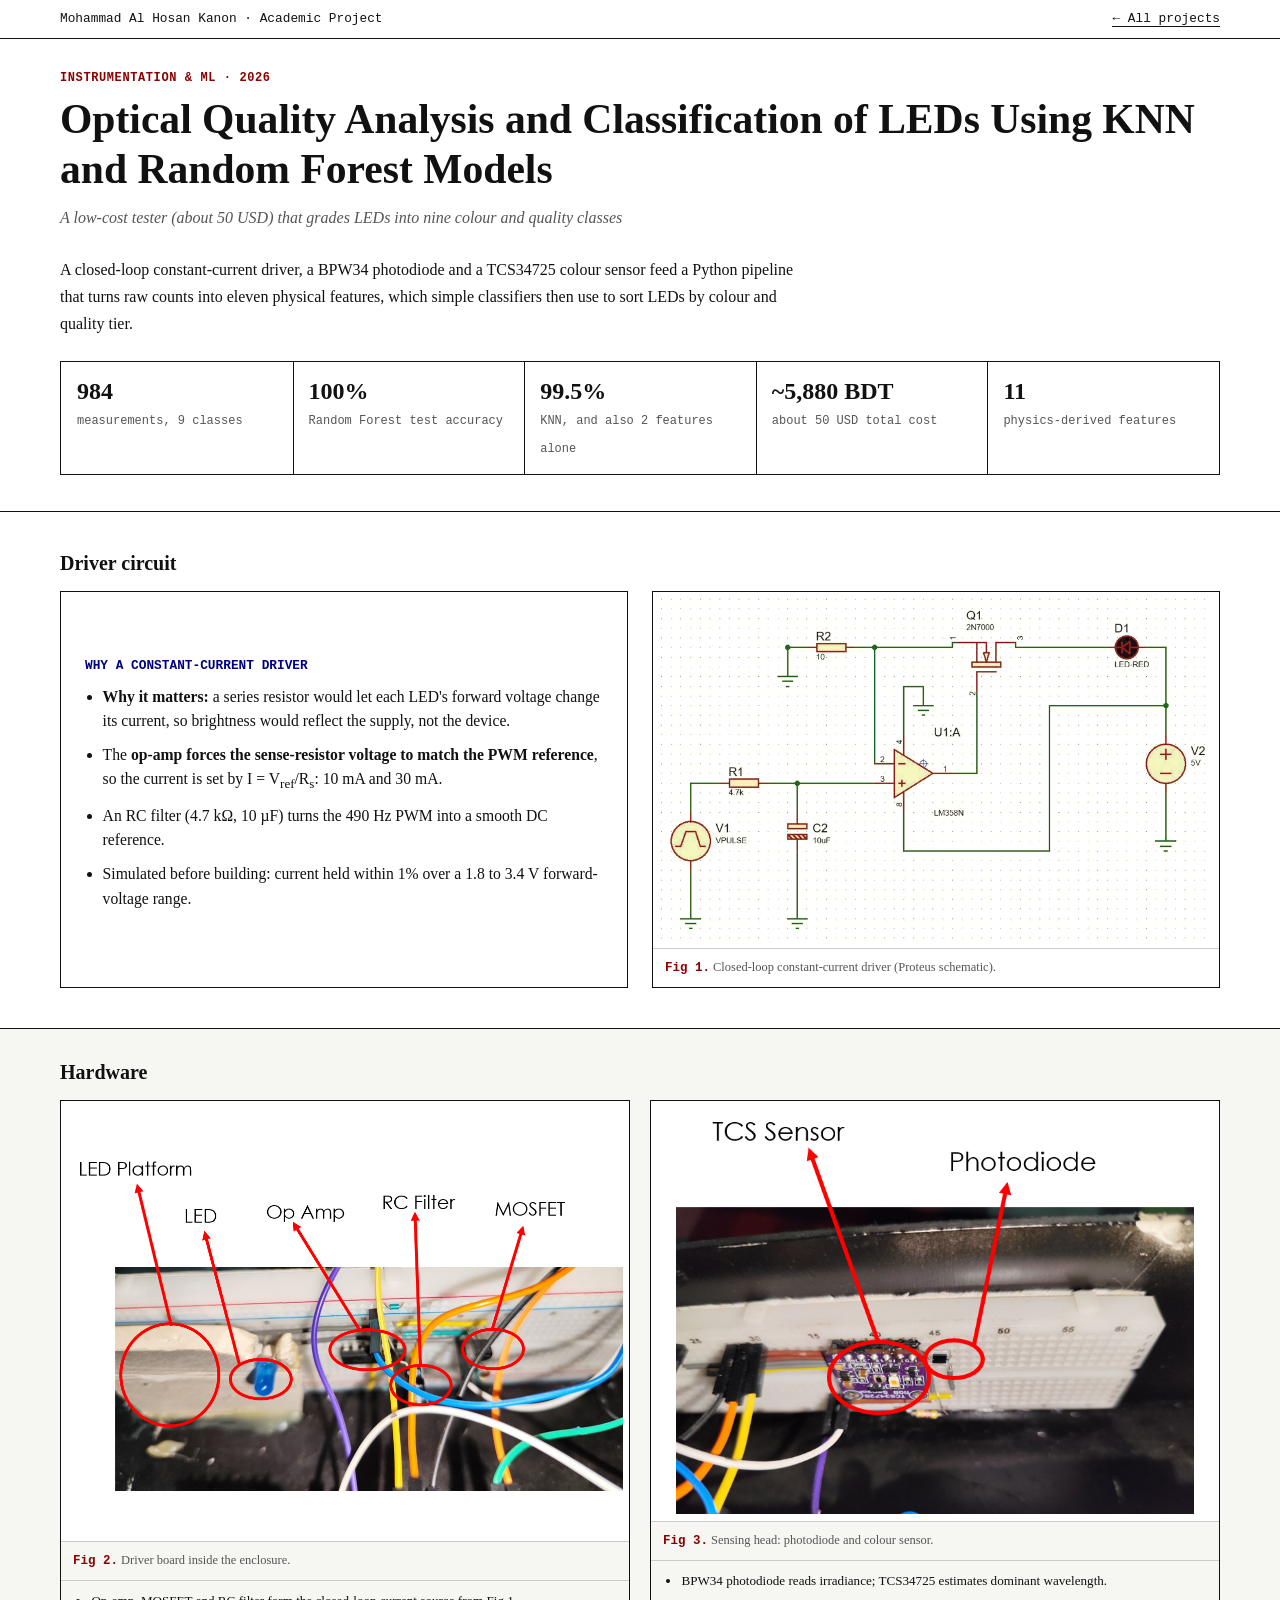
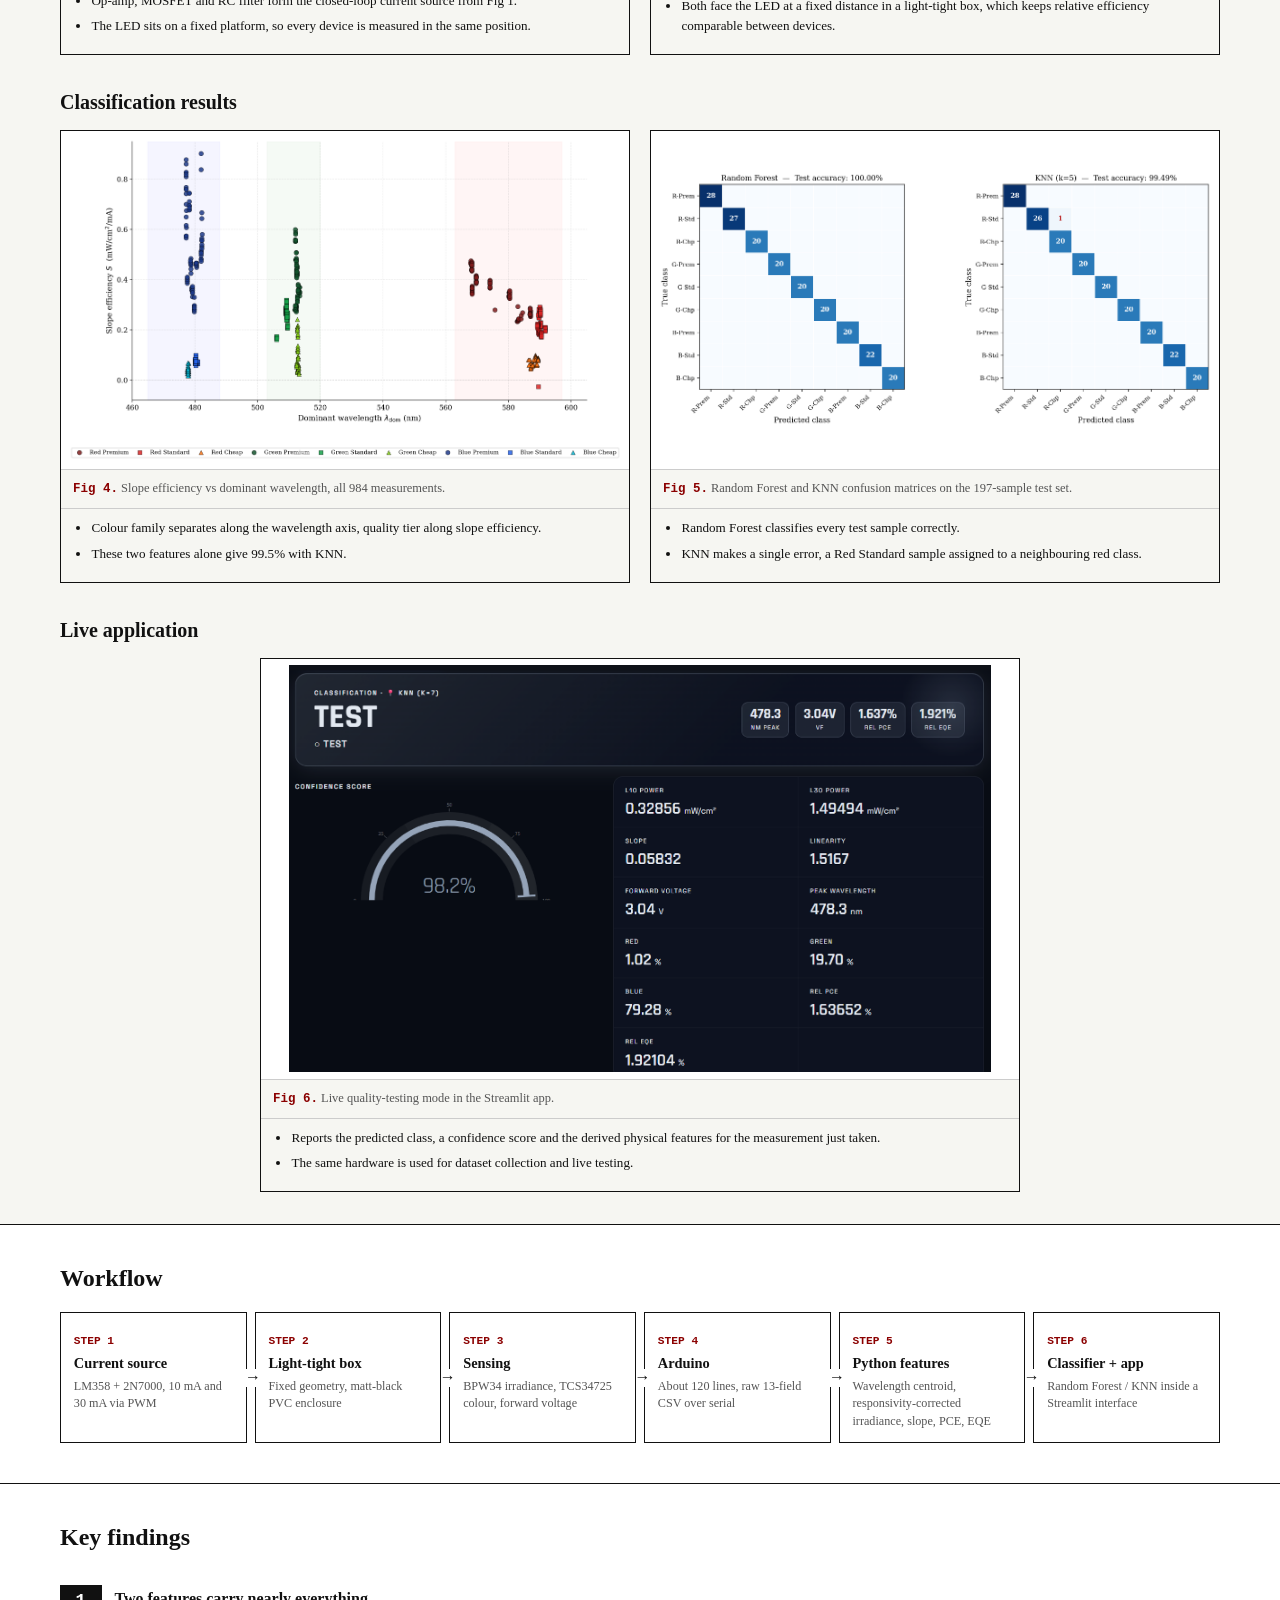
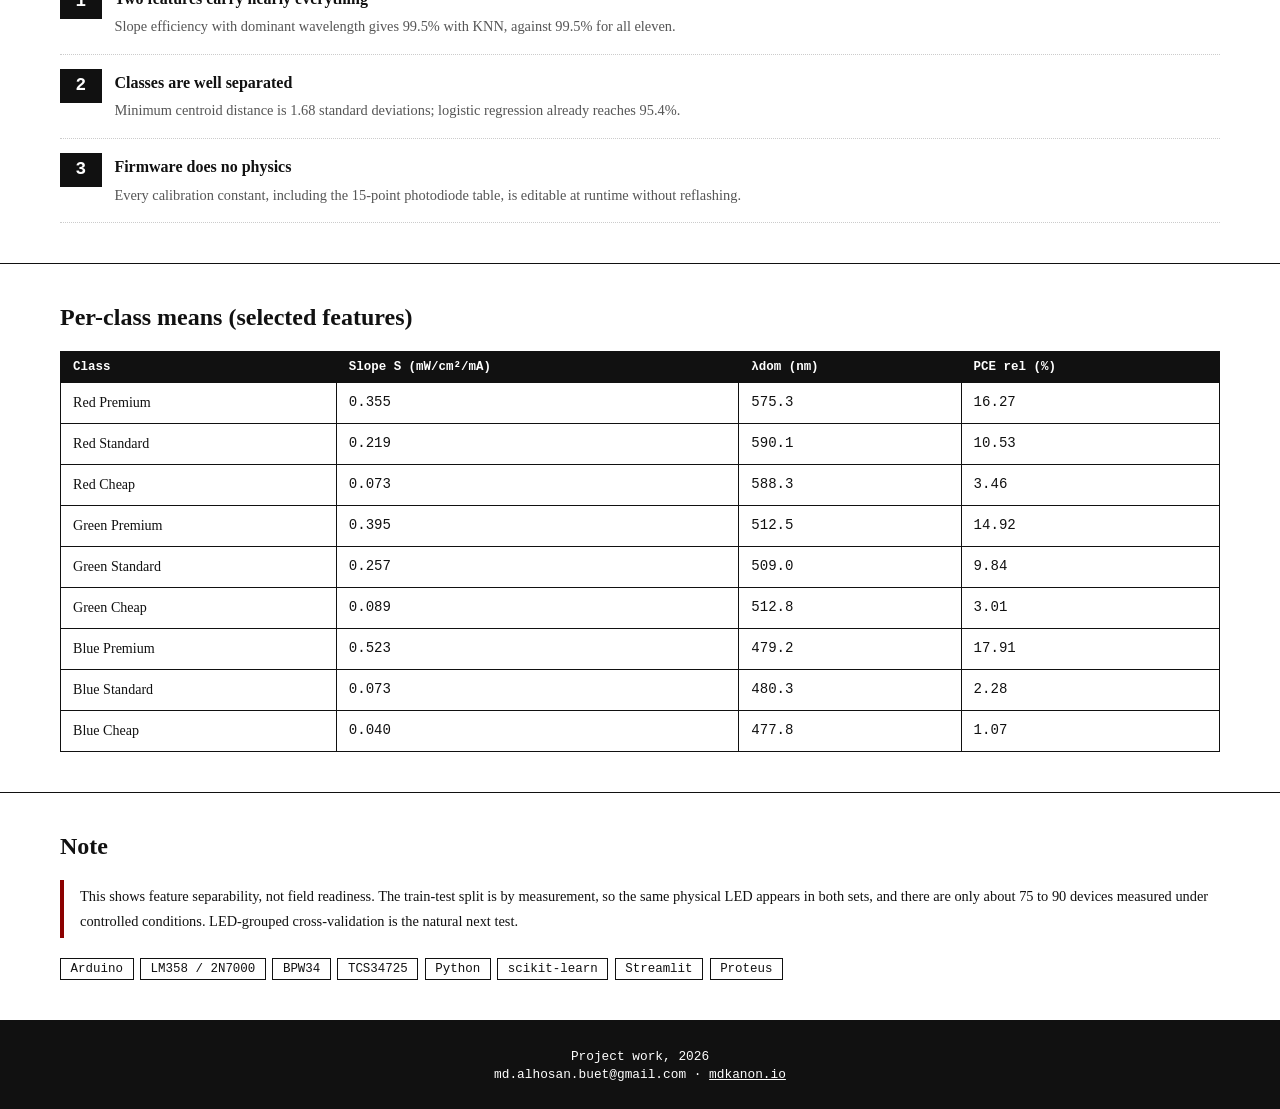
<file: projects/led-optical-classification.html>
<!DOCTYPE html>
<html lang="en"><head><meta charset="UTF-8"><meta name="viewport" content="width=device-width,initial-scale=1">
<title>Optical Quality Analysis and Classification of LEDs Using KNN and Random Forest Models</title><style>
:root{--ink:#111;--red:#8b0000;--blue:#000080;--muted:#555;--rule:#ccc;--serif:Georgia,'Times New Roman',serif;--mono:'Courier New',monospace}
*{box-sizing:border-box}html{scroll-behavior:smooth}
body{margin:0;background:#fff;color:var(--ink);font:400 1rem/1.7 var(--serif)}
.wrap{max-width:1200px;margin:0 auto;padding:0 1.25rem}
a{color:inherit}
.top{border-bottom:1px solid var(--ink);font:400 .8rem var(--mono);padding:.7rem 0}
.top .wrap{display:flex;justify-content:space-between;gap:1rem;flex-wrap:wrap}
.top a{text-decoration:none;border-bottom:1px solid var(--ink)}
.hero{padding:2rem 0 2.25rem;border-bottom:1px solid var(--ink)}
.tag{font:600 .75rem var(--mono);color:var(--red);letter-spacing:.05em;text-transform:uppercase;margin:0 0 .6rem}
h1{font:700 clamp(1.7rem,3.6vw,2.6rem)/1.2 var(--serif);margin:0 0 .6rem}
.sub{font-style:italic;color:var(--muted);margin:0 0 1.5rem}
.lead{max-width:760px;margin:0}
.stats{display:grid;grid-template-columns:repeat(auto-fit,minmax(150px,1fr));border:1px solid var(--ink);margin-top:1.5rem}
.stats div{padding:.9rem 1rem;border-right:1px solid var(--ink);border-bottom:1px solid var(--ink);margin:0 -1px -1px 0}
.stats b{display:block;font:700 1.5rem/1.2 var(--serif)}
.stats span{font:400 .75rem/1.4 var(--mono);color:var(--muted)}
.sec{padding:2.5rem 0;border-bottom:1px solid var(--ink)}
h2{font:700 1.5rem var(--serif);margin:0 0 1.25rem}
h2 small{font:600 .8rem var(--mono);color:var(--red);margin-right:.7rem}
.three{display:grid;grid-template-columns:repeat(3,1fr);gap:1rem}
.card{border:1px solid var(--ink);padding:1rem 1.1rem}
.card h3{font:700 .8rem var(--mono);margin:0 0 .4rem;text-transform:uppercase;color:var(--blue)}
.card p{margin:0;font-size:.9rem}
.flow{display:flex;flex-wrap:wrap;gap:.5rem;align-items:stretch}
.step{flex:1 1 130px;border:1px solid var(--ink);padding:.7rem .8rem;position:relative}
.step:not(:last-child)::after{content:"\2192";position:absolute;right:-.85rem;top:50%;transform:translateY(-50%);background:#fff;font:700 1rem var(--mono);z-index:1;padding:0 .1rem}
.step i{font:600 .7rem var(--mono);font-style:normal;color:var(--red)}
.step b{display:block;font-size:.9rem;line-height:1.3;margin:.15rem 0 .3rem}
.step span{font-size:.76rem;line-height:1.45;color:var(--muted);display:block}
.find{list-style:none;margin:0;padding:0;counter-reset:f}
.find li{counter-increment:f;display:grid;grid-template-columns:2.6rem 1fr;gap:.8rem;padding:.9rem 0;border-bottom:1px dotted var(--rule)}
.find li::before{content:counter(f);font:700 1.1rem var(--mono);background:var(--ink);color:#fff;text-align:center;height:2.1rem;line-height:2.1rem}
.find b{display:block}.find span{font-size:.9rem;color:var(--muted)}
.tw{overflow-x:auto}table{border-collapse:collapse;width:100%;font-size:.88rem}
th,td{border:1px solid var(--ink);padding:.5rem .75rem;text-align:left}
th{background:var(--ink);color:#fff;font:600 .78rem var(--mono)}
td:not(:first-child){font-family:var(--mono)}
.imgs{display:grid;grid-template-columns:repeat(auto-fit,minmax(380px,1fr));gap:1.25rem;align-items:start}.figs{padding:2rem 0;background:#f6f6f2}
figure{margin:0;border:1px solid var(--ink);display:flex;flex-direction:column}
figure img{display:block;width:100%;max-height:420px;object-fit:contain;background:#fff;padding:.4rem}
.miss{display:none;padding:2.5rem 1rem;text-align:center;font:400 .75rem var(--mono);color:var(--red);border-bottom:1px dashed var(--red);word-break:break-all}
.r2,.r3{display:grid;gap:1.25rem;align-items:start}.r2{grid-template-columns:repeat(2,1fr);margin-bottom:1.25rem}.r3{grid-template-columns:repeat(3,1fr)}.blk{max-width:860px;margin:0 auto}.blk img{max-height:none}.blkgrid{display:grid;grid-template-columns:1fr 1fr;gap:1.5rem;align-items:stretch}.blkgrid figure img{max-height:none}.ctx{border:1px solid var(--ink);padding:1.25rem 1.5rem;display:flex;flex-direction:column;justify-content:center}.ctx h3{font:700 .8rem var(--mono);text-transform:uppercase;color:var(--blue);margin:0 0 .7rem}.ctx .why{border:0;padding:0 0 0 1.1rem;font-size:.98rem}.ctx .why li{margin-bottom:.6rem}.why{margin:0;padding:.6rem .9rem .8rem 1.9rem;font-size:.82rem;line-height:1.55;border-top:1px solid var(--rule)}.why li{margin-bottom:.3rem}h2.gh{font:700 1.25rem var(--serif);margin:0 0 1rem}.gh2{margin-top:2rem}.rg{display:grid;gap:1.25rem;align-items:start}.c1{grid-template-columns:1fr;max-width:760px;margin:0 auto}.c2{grid-template-columns:repeat(2,1fr)}.c3{grid-template-columns:repeat(3,1fr)}.figs .wrap>h2.gh2:first-child{margin-top:0}figcaption{font-size:.78rem;color:var(--muted);padding:.5rem .75rem;border-top:1px solid var(--rule)}
figcaption b{color:var(--red);font-family:var(--mono)}
.note{border-left:4px solid var(--red);padding:.3rem 0 .3rem 1rem;font-size:.9rem;margin:0}
.chips{display:flex;flex-wrap:wrap;gap:.4rem}.chips span{font:400 .78rem var(--mono);border:1px solid var(--ink);padding:.2rem .6rem}
.im{flex:1;display:flex;align-items:center;justify-content:center;background:#fff}.r2,.r3,.rg{align-items:stretch}h2.gh.gh2{margin-top:2.25rem}footer{background:var(--ink);color:#fff;text-align:center;padding:1.5rem 0;font:400 .8rem var(--mono)}
footer p{margin:.2rem 0}footer a{color:#fff}
@media(max-width:800px){.rg.c1,.rg.c2,.rg.c3{grid-template-columns:1fr}.blkgrid{grid-template-columns:1fr}.r2,.r3{grid-template-columns:1fr}.imgs{grid-template-columns:1fr}.three{grid-template-columns:1fr}.step:not(:last-child)::after{display:none}}
</style></head><body>
<div class="top"><div class="wrap"><span>Mohammad Al Hosan Kanon &middot; Academic Project</span><a href="../index.html">&larr; All projects</a></div></div>
<header class="hero"><div class="wrap"><p class="tag">Instrumentation &amp; ML &middot; 2026</p><h1>Optical Quality Analysis and Classification of LEDs Using KNN and Random Forest Models</h1><p class="sub">A low-cost tester (about 50 USD) that grades LEDs into nine colour and quality classes</p>
<p class="lead">A closed-loop constant-current driver, a BPW34 photodiode and a TCS34725 colour sensor feed a Python pipeline that turns raw counts into eleven physical features, which simple classifiers then use to sort LEDs by colour and quality tier.</p><div class="stats"><div><b>984</b><span>measurements, 9 classes</span></div><div><b>100%</b><span>Random Forest test accuracy</span></div><div><b>99.5%</b><span>KNN, and also 2 features alone</span></div><div><b>~5,880 BDT</b><span>about 50 USD total cost</span></div><div><b>11</b><span>physics-derived features</span></div></div></div></header>
<section class='sec'><div class='wrap'><h2 class='gh'>Driver circuit</h2><div class='blkgrid'><div class='ctx'><h3>Why a constant-current driver</h3><ul class='why'><li><b>Why it matters:</b> a series resistor would let each LED's forward voltage change its current, so brightness would reflect the supply, not the device.</li><li>The <b>op-amp forces the sense-resistor voltage to match the PWM reference</b>, so the current is set by I = V<sub>ref</sub>/R<sub>s</sub>: 10 mA and 30 mA.</li><li>An RC filter (4.7 k&Omega;, 10 &micro;F) turns the 490 Hz PWM into a smooth DC reference.</li><li>Simulated before building: current held within 1% over a 1.8 to 3.4 V forward-voltage range.</li></ul></div><figure><div class="im"><img src="../assets/img/led-optical-classification/fig_current_source_schematic.png" alt="Closed-loop constant-current driver (Proteus schematic)." onerror="this.style.display='none';this.nextElementSibling.style.display='block'"><div class="miss">Add image: ../assets/img/led-optical-classification/fig_current_source_schematic.png</div></div><figcaption><b>Fig 1.</b> Closed-loop constant-current driver (Proteus schematic).</figcaption></figure></div></div></section><section class="sec figs"><div class="wrap"><h2 class='gh gh2'>Hardware</h2><div class='rg c2'><figure><div class="im"><img src="../assets/img/led-optical-classification/fig_hardware_driver.png" alt="Driver board inside the enclosure." onerror="this.style.display='none';this.nextElementSibling.style.display='block'"><div class="miss">Add image: ../assets/img/led-optical-classification/fig_hardware_driver.png</div></div><figcaption><b>Fig 2.</b> Driver board inside the enclosure.</figcaption><ul class='why'><li>Op-amp, MOSFET and RC filter form the closed-loop current source from Fig 1.</li><li>The LED sits on a fixed platform, so every device is measured in the same position.</li></ul></figure><figure><div class="im"><img src="../assets/img/led-optical-classification/fig_hardware_sensors.png" alt="Sensing head: photodiode and colour sensor." onerror="this.style.display='none';this.nextElementSibling.style.display='block'"><div class="miss">Add image: ../assets/img/led-optical-classification/fig_hardware_sensors.png</div></div><figcaption><b>Fig 3.</b> Sensing head: photodiode and colour sensor.</figcaption><ul class='why'><li>BPW34 photodiode reads irradiance; TCS34725 estimates dominant wavelength.</li><li>Both face the LED at a fixed distance in a light-tight box, which keeps relative efficiency comparable between devices.</li></ul></figure></div><h2 class='gh gh2'>Classification results</h2><div class='rg c2'><figure><div class="im"><img src="../assets/img/led-optical-classification/fig_slope_wavelength_scatter.png" alt="Slope efficiency vs dominant wavelength, all 984 measurements." onerror="this.style.display='none';this.nextElementSibling.style.display='block'"><div class="miss">Add image: ../assets/img/led-optical-classification/fig_slope_wavelength_scatter.png</div></div><figcaption><b>Fig 4.</b> Slope efficiency vs dominant wavelength, all 984 measurements.</figcaption><ul class='why'><li>Colour family separates along the wavelength axis, quality tier along slope efficiency.</li><li>These two features alone give 99.5% with KNN.</li></ul></figure><figure><div class="im"><img src="../assets/img/led-optical-classification/fig_confusion_matrix.png" alt="Random Forest and KNN confusion matrices on the 197-sample test set." onerror="this.style.display='none';this.nextElementSibling.style.display='block'"><div class="miss">Add image: ../assets/img/led-optical-classification/fig_confusion_matrix.png</div></div><figcaption><b>Fig 5.</b> Random Forest and KNN confusion matrices on the 197-sample test set.</figcaption><ul class='why'><li>Random Forest classifies every test sample correctly.</li><li>KNN makes a single error, a Red Standard sample assigned to a neighbouring red class.</li></ul></figure></div><h2 class='gh gh2'>Live application</h2><div class='rg c1'><figure><div class="im"><img src="../assets/img/led-optical-classification/fig_app_live_test.png" alt="Live quality-testing mode in the Streamlit app." onerror="this.style.display='none';this.nextElementSibling.style.display='block'"><div class="miss">Add image: ../assets/img/led-optical-classification/fig_app_live_test.png</div></div><figcaption><b>Fig 6.</b> Live quality-testing mode in the Streamlit app.</figcaption><ul class='why'><li>Reports the predicted class, a confidence score and the derived physical features for the measurement just taken.</li><li>The same hardware is used for dataset collection and live testing.</li></ul></figure></div></div></section>
<section class="sec"><div class="wrap"><h2>Workflow</h2><div class="flow"><div class='step'><i>STEP 1</i><b>Current source</b><span>LM358 + 2N7000, 10 mA and 30 mA via PWM</span></div><div class='step'><i>STEP 2</i><b>Light-tight box</b><span>Fixed geometry, matt-black PVC enclosure</span></div><div class='step'><i>STEP 3</i><b>Sensing</b><span>BPW34 irradiance, TCS34725 colour, forward voltage</span></div><div class='step'><i>STEP 4</i><b>Arduino</b><span>About 120 lines, raw 13-field CSV over serial</span></div><div class='step'><i>STEP 5</i><b>Python features</b><span>Wavelength centroid, responsivity-corrected irradiance, slope, PCE, EQE</span></div><div class='step'><i>STEP 6</i><b>Classifier + app</b><span>Random Forest / KNN inside a Streamlit interface</span></div></div></div></section>
<section class="sec"><div class="wrap"><h2>Key findings</h2><ol class="find"><li><div><b>Two features carry nearly everything</b><span>Slope efficiency with dominant wavelength gives 99.5% with KNN, against 99.5% for all eleven.</span></div></li><li><div><b>Classes are well separated</b><span>Minimum centroid distance is 1.68 standard deviations; logistic regression already reaches 95.4%.</span></div></li><li><div><b>Firmware does no physics</b><span>Every calibration constant, including the 15-point photodiode table, is editable at runtime without reflashing.</span></div></li></ol></div></section>
<section class="sec"><div class="wrap"><h2>Per-class means (selected features)</h2><div class="tw"><table><tr><th>Class</th><th>Slope S (mW/cm&sup2;/mA)</th><th>&lambda;dom (nm)</th><th>PCE rel (%)</th></tr><tr><td>Red Premium</td><td>0.355</td><td>575.3</td><td>16.27</td></tr><tr><td>Red Standard</td><td>0.219</td><td>590.1</td><td>10.53</td></tr><tr><td>Red Cheap</td><td>0.073</td><td>588.3</td><td>3.46</td></tr><tr><td>Green Premium</td><td>0.395</td><td>512.5</td><td>14.92</td></tr><tr><td>Green Standard</td><td>0.257</td><td>509.0</td><td>9.84</td></tr><tr><td>Green Cheap</td><td>0.089</td><td>512.8</td><td>3.01</td></tr><tr><td>Blue Premium</td><td>0.523</td><td>479.2</td><td>17.91</td></tr><tr><td>Blue Standard</td><td>0.073</td><td>480.3</td><td>2.28</td></tr><tr><td>Blue Cheap</td><td>0.040</td><td>477.8</td><td>1.07</td></tr></table></div></div></section>
<section class="sec"><div class="wrap"><h2>Note</h2><p class="note">This shows feature separability, not field readiness. The train-test split is by measurement, so the same physical LED appears in both sets, and there are only about 75 to 90 devices measured under controlled conditions. LED-grouped cross-validation is the natural next test.</p><div class="chips" style="margin-top:1.25rem"><span>Arduino</span><span>LM358 / 2N7000</span><span>BPW34</span><span>TCS34725</span><span>Python</span><span>scikit-learn</span><span>Streamlit</span><span>Proteus</span></div></div></section>
<footer><p>Project work, 2026</p><p>md.alhosan.buet@gmail.com &middot; <a href="https://mdkanon.io">mdkanon.io</a></p></footer>
</body></html>
</file>
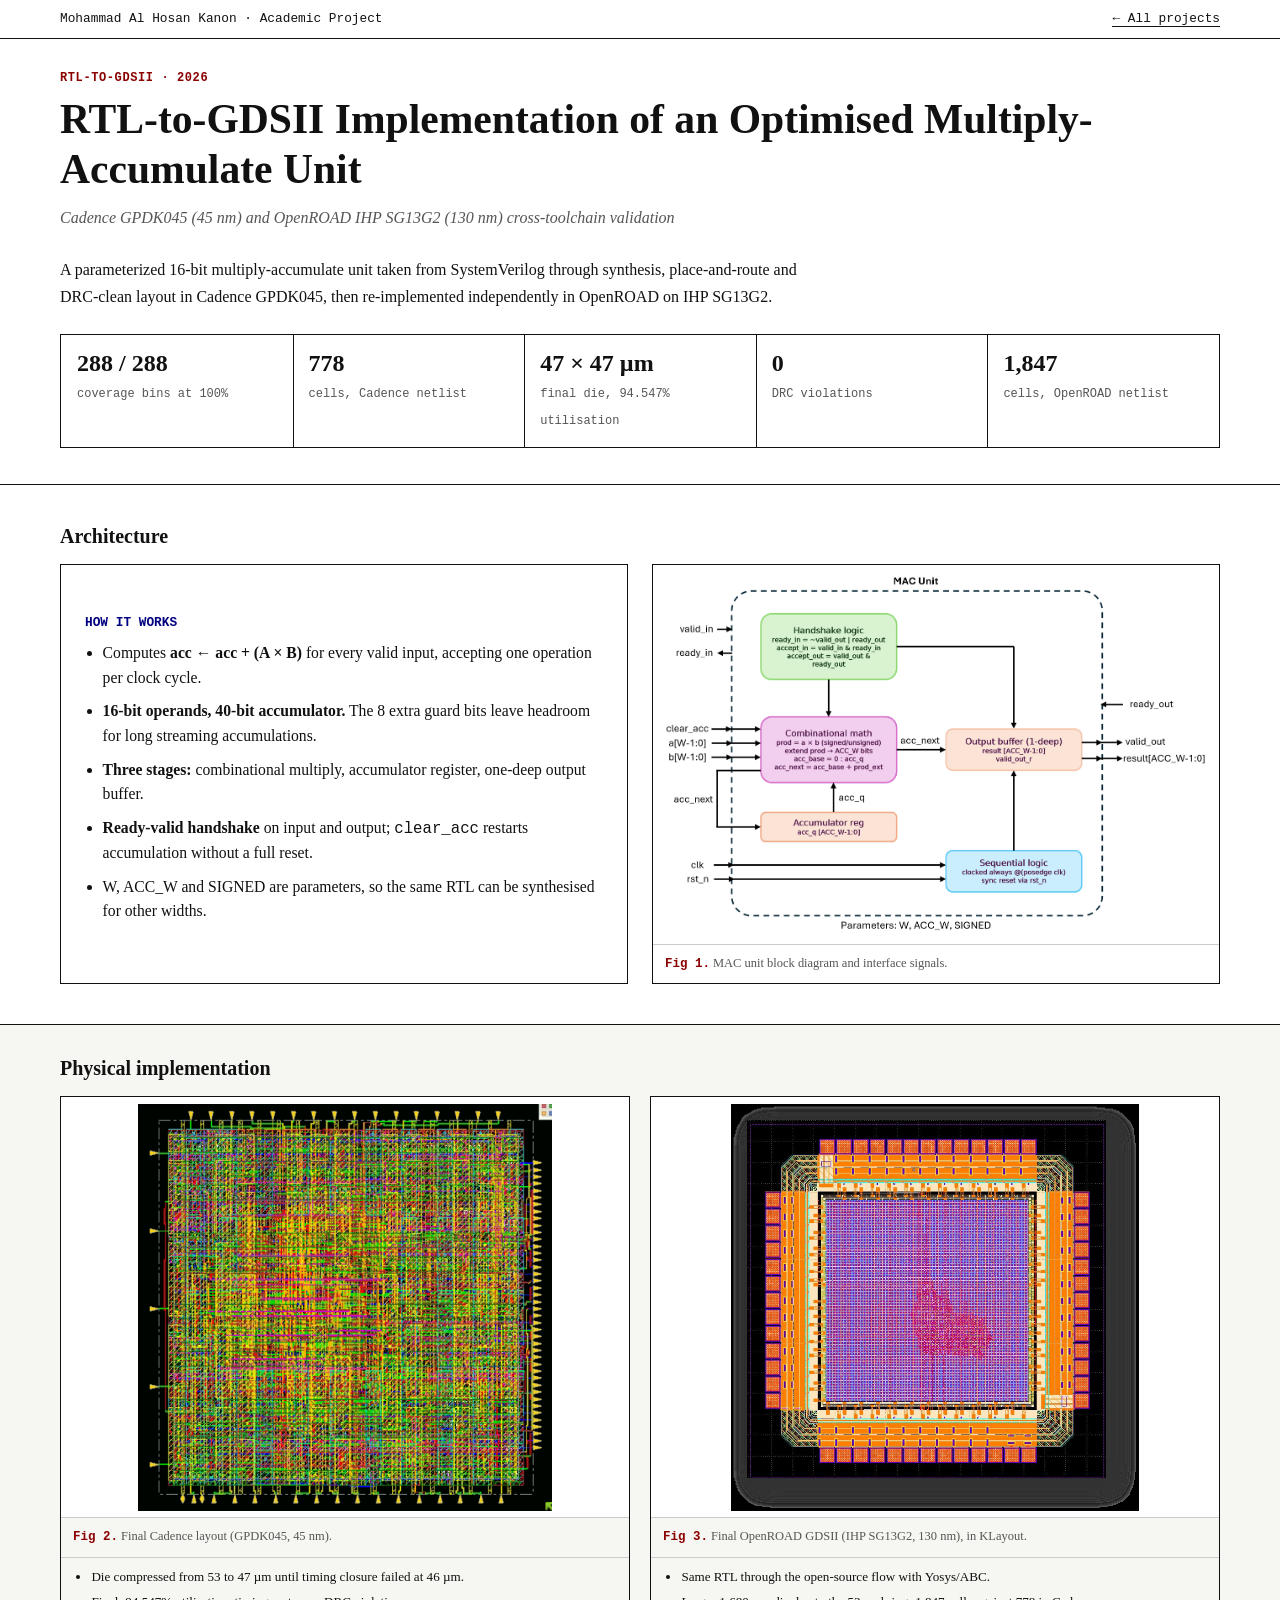
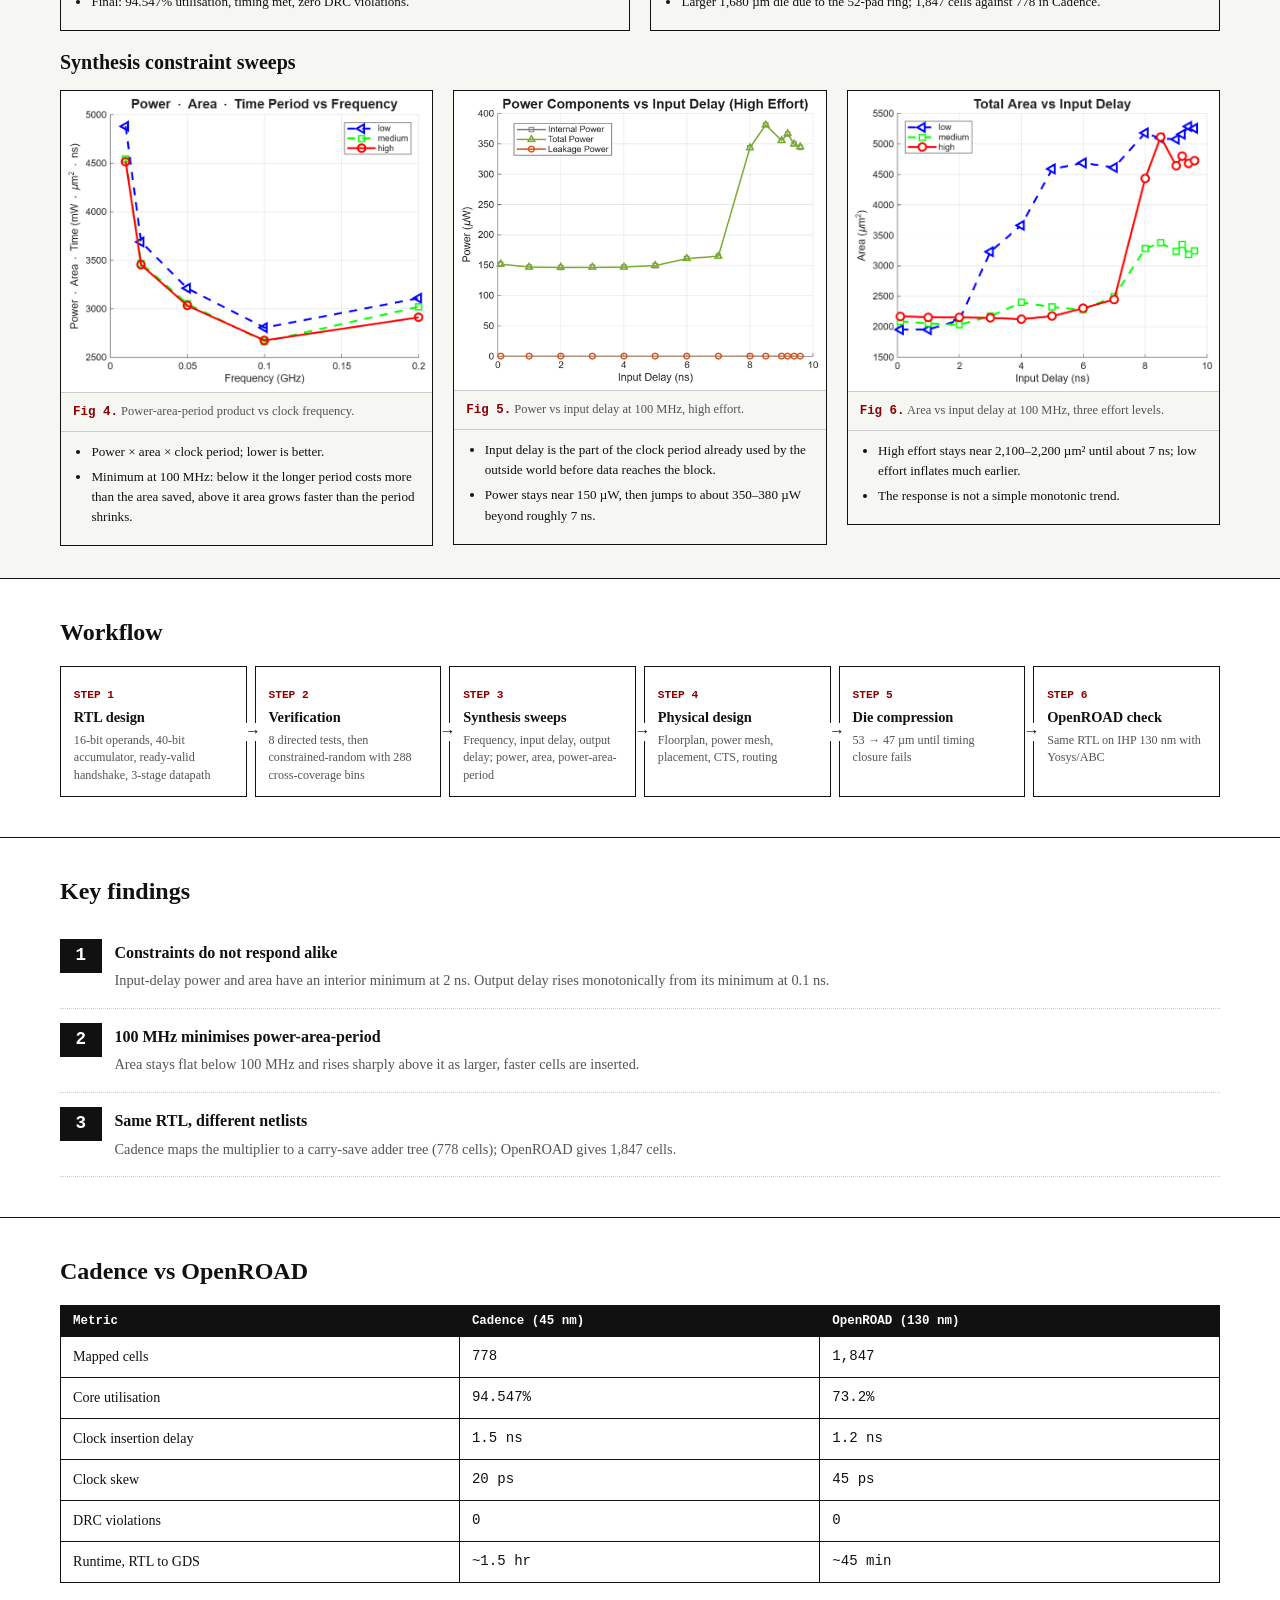
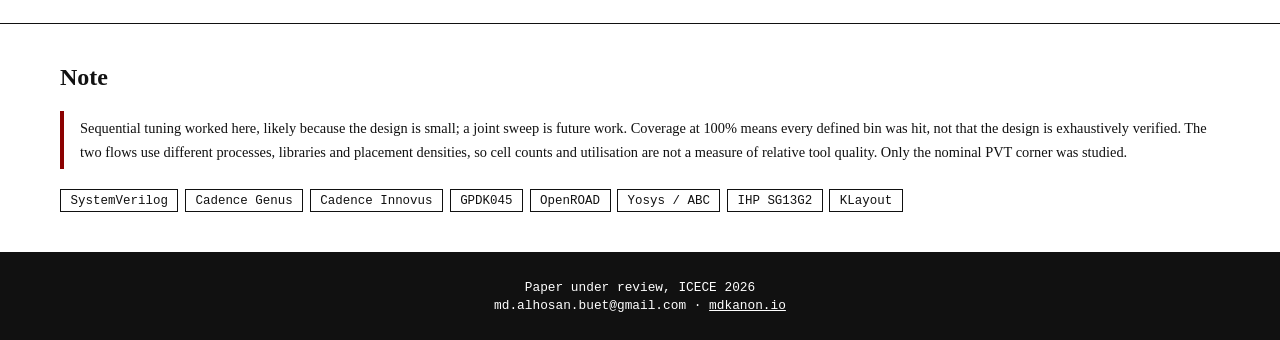
<file: projects/mac-unit-rtl-to-gdsii.html>
<!DOCTYPE html>
<html lang="en"><head><meta charset="UTF-8"><meta name="viewport" content="width=device-width,initial-scale=1">
<title>RTL-to-GDSII Implementation of an Optimised Multiply-Accumulate Unit</title><style>
:root{--ink:#111;--red:#8b0000;--blue:#000080;--muted:#555;--rule:#ccc;--serif:Georgia,'Times New Roman',serif;--mono:'Courier New',monospace}
*{box-sizing:border-box}html{scroll-behavior:smooth}
body{margin:0;background:#fff;color:var(--ink);font:400 1rem/1.7 var(--serif)}
.wrap{max-width:1200px;margin:0 auto;padding:0 1.25rem}
a{color:inherit}
.top{border-bottom:1px solid var(--ink);font:400 .8rem var(--mono);padding:.7rem 0}
.top .wrap{display:flex;justify-content:space-between;gap:1rem;flex-wrap:wrap}
.top a{text-decoration:none;border-bottom:1px solid var(--ink)}
.hero{padding:2rem 0 2.25rem;border-bottom:1px solid var(--ink)}
.tag{font:600 .75rem var(--mono);color:var(--red);letter-spacing:.05em;text-transform:uppercase;margin:0 0 .6rem}
h1{font:700 clamp(1.7rem,3.6vw,2.6rem)/1.2 var(--serif);margin:0 0 .6rem}
.sub{font-style:italic;color:var(--muted);margin:0 0 1.5rem}
.lead{max-width:760px;margin:0}
.stats{display:grid;grid-template-columns:repeat(auto-fit,minmax(150px,1fr));border:1px solid var(--ink);margin-top:1.5rem}
.stats div{padding:.9rem 1rem;border-right:1px solid var(--ink);border-bottom:1px solid var(--ink);margin:0 -1px -1px 0}
.stats b{display:block;font:700 1.5rem/1.2 var(--serif)}
.stats span{font:400 .75rem/1.4 var(--mono);color:var(--muted)}
.sec{padding:2.5rem 0;border-bottom:1px solid var(--ink)}
h2{font:700 1.5rem var(--serif);margin:0 0 1.25rem}
h2 small{font:600 .8rem var(--mono);color:var(--red);margin-right:.7rem}
.three{display:grid;grid-template-columns:repeat(3,1fr);gap:1rem}
.card{border:1px solid var(--ink);padding:1rem 1.1rem}
.card h3{font:700 .8rem var(--mono);margin:0 0 .4rem;text-transform:uppercase;color:var(--blue)}
.card p{margin:0;font-size:.9rem}
.flow{display:flex;flex-wrap:wrap;gap:.5rem;align-items:stretch}
.step{flex:1 1 130px;border:1px solid var(--ink);padding:.7rem .8rem;position:relative}
.step:not(:last-child)::after{content:"\2192";position:absolute;right:-.85rem;top:50%;transform:translateY(-50%);background:#fff;font:700 1rem var(--mono);z-index:1;padding:0 .1rem}
.step i{font:600 .7rem var(--mono);font-style:normal;color:var(--red)}
.step b{display:block;font-size:.9rem;line-height:1.3;margin:.15rem 0 .3rem}
.step span{font-size:.76rem;line-height:1.45;color:var(--muted);display:block}
.find{list-style:none;margin:0;padding:0;counter-reset:f}
.find li{counter-increment:f;display:grid;grid-template-columns:2.6rem 1fr;gap:.8rem;padding:.9rem 0;border-bottom:1px dotted var(--rule)}
.find li::before{content:counter(f);font:700 1.1rem var(--mono);background:var(--ink);color:#fff;text-align:center;height:2.1rem;line-height:2.1rem}
.find b{display:block}.find span{font-size:.9rem;color:var(--muted)}
.tw{overflow-x:auto}table{border-collapse:collapse;width:100%;font-size:.88rem}
th,td{border:1px solid var(--ink);padding:.5rem .75rem;text-align:left}
th{background:var(--ink);color:#fff;font:600 .78rem var(--mono)}
td:not(:first-child){font-family:var(--mono)}
.imgs{display:grid;grid-template-columns:repeat(auto-fit,minmax(380px,1fr));gap:1.25rem;align-items:start}.figs{padding:2rem 0;background:#f6f6f2}
figure{margin:0;border:1px solid var(--ink);display:flex;flex-direction:column}
figure img{display:block;width:100%;max-height:420px;object-fit:contain;background:#fff;padding:.4rem}
.miss{display:none;padding:2.5rem 1rem;text-align:center;font:400 .75rem var(--mono);color:var(--red);border-bottom:1px dashed var(--red);word-break:break-all}
.r2,.r3{display:grid;gap:1.25rem;align-items:start}.r2{grid-template-columns:repeat(2,1fr);margin-bottom:1.25rem}.r3{grid-template-columns:repeat(3,1fr)}.blk{max-width:860px;margin:0 auto}.blk img{max-height:none}.blkgrid{display:grid;grid-template-columns:1fr 1fr;gap:1.5rem;align-items:stretch}.blkgrid figure img{max-height:none}.ctx{border:1px solid var(--ink);padding:1.25rem 1.5rem;display:flex;flex-direction:column;justify-content:center}.ctx h3{font:700 .8rem var(--mono);text-transform:uppercase;color:var(--blue);margin:0 0 .7rem}.ctx .why{border:0;padding:0 0 0 1.1rem;font-size:.98rem}.ctx .why li{margin-bottom:.6rem}.why{margin:0;padding:.6rem .9rem .8rem 1.9rem;font-size:.82rem;line-height:1.55;border-top:1px solid var(--rule)}.why li{margin-bottom:.3rem}h2.gh{font:700 1.25rem var(--serif);margin:0 0 1rem}.gh2{margin-top:2rem}figcaption{font-size:.78rem;color:var(--muted);padding:.5rem .75rem;border-top:1px solid var(--rule)}
figcaption b{color:var(--red);font-family:var(--mono)}
.note{border-left:4px solid var(--red);padding:.3rem 0 .3rem 1rem;font-size:.9rem;margin:0}
.chips{display:flex;flex-wrap:wrap;gap:.4rem}.chips span{font:400 .78rem var(--mono);border:1px solid var(--ink);padding:.2rem .6rem}
footer{background:var(--ink);color:#fff;text-align:center;padding:1.5rem 0;font:400 .8rem var(--mono)}
footer p{margin:.2rem 0}footer a{color:#fff}
@media(max-width:800px){.blkgrid{grid-template-columns:1fr}.r2,.r3{grid-template-columns:1fr}.imgs{grid-template-columns:1fr}.three{grid-template-columns:1fr}.step:not(:last-child)::after{display:none}}
</style></head><body>
<div class="top"><div class="wrap"><span>Mohammad Al Hosan Kanon &middot; Academic Project</span><a href="../index.html">&larr; All projects</a></div></div>
<header class="hero"><div class="wrap"><p class="tag">RTL-to-GDSII &middot; 2026</p><h1>RTL-to-GDSII Implementation of an Optimised Multiply-Accumulate Unit</h1><p class="sub">Cadence GPDK045 (45 nm) and OpenROAD IHP SG13G2 (130 nm) cross-toolchain validation</p>
<p class="lead">A parameterized 16-bit multiply-accumulate unit taken from SystemVerilog through synthesis, place-and-route and DRC-clean layout in Cadence GPDK045, then re-implemented independently in OpenROAD on IHP SG13G2.</p><div class="stats"><div><b>288 / 288</b><span>coverage bins at 100%</span></div><div><b>778</b><span>cells, Cadence netlist</span></div><div><b>47 &times; 47 &micro;m</b><span>final die, 94.547% utilisation</span></div><div><b>0</b><span>DRC violations</span></div><div><b>1,847</b><span>cells, OpenROAD netlist</span></div></div></div></header>
<section class='sec'><div class='wrap'><h2 class='gh'>Architecture</h2><div class='blkgrid'><div class='ctx'><h3>How it works</h3><ul class='why'><li>Computes <b>acc &larr; acc + (A &times; B)</b> for every valid input, accepting one operation per clock cycle.</li><li><b>16-bit operands, 40-bit accumulator.</b> The 8 extra guard bits leave headroom for long streaming accumulations.</li><li><b>Three stages:</b> combinational multiply, accumulator register, one-deep output buffer.</li><li><b>Ready-valid handshake</b> on input and output; <code>clear_acc</code> restarts accumulation without a full reset.</li><li>W, ACC_W and SIGNED are parameters, so the same RTL can be synthesised for other widths.</li></ul></div><figure><img src="../assets/img/mac-unit-rtl-to-gdsii/ppt_block.png" alt="MAC unit block diagram and interface signals." onerror="this.style.display='none';this.nextElementSibling.style.display='block'"><div class="miss">Add image: ../assets/img/mac-unit-rtl-to-gdsii/ppt_block.png</div><figcaption><b>Fig 1.</b> MAC unit block diagram and interface signals.</figcaption></figure></div></div></section><section class="sec figs"><div class="wrap"><h2 class='gh'>Physical implementation</h2><div class='r2'><figure><img src="../assets/img/mac-unit-rtl-to-gdsii/fig_final_layout_cadence.png" alt="Final Cadence layout (GPDK045, 45 nm)." onerror="this.style.display='none';this.nextElementSibling.style.display='block'"><div class="miss">Add image: ../assets/img/mac-unit-rtl-to-gdsii/fig_final_layout_cadence.png</div><figcaption><b>Fig 2.</b> Final Cadence layout (GPDK045, 45 nm).</figcaption><ul class='why'><li>Die compressed from 53 to 47 &micro;m until timing closure failed at 46 &micro;m.</li><li>Final: 94.547% utilisation, timing met, zero DRC violations.</li></ul></figure><figure><img src="../assets/img/mac-unit-rtl-to-gdsii/fig_openroad_final_gds.png" alt="Final OpenROAD GDSII (IHP SG13G2, 130 nm), in KLayout." onerror="this.style.display='none';this.nextElementSibling.style.display='block'"><div class="miss">Add image: ../assets/img/mac-unit-rtl-to-gdsii/fig_openroad_final_gds.png</div><figcaption><b>Fig 3.</b> Final OpenROAD GDSII (IHP SG13G2, 130 nm), in KLayout.</figcaption><ul class='why'><li>Same RTL through the open-source flow with Yosys/ABC.</li><li>Larger 1,680 &micro;m die due to the 52-pad ring; 1,847 cells against 778 in Cadence.</li></ul></figure></div><h2 class='gh gh2'>Synthesis constraint sweeps</h2><div class='r3'><figure><img src="../assets/img/mac-unit-rtl-to-gdsii/fig_ppa_vs_freq.png" alt="Power-area-period product vs clock frequency." onerror="this.style.display='none';this.nextElementSibling.style.display='block'"><div class="miss">Add image: ../assets/img/mac-unit-rtl-to-gdsii/fig_ppa_vs_freq.png</div><figcaption><b>Fig 4.</b> Power-area-period product vs clock frequency.</figcaption><ul class='why'><li>Power &times; area &times; clock period; lower is better.</li><li>Minimum at 100 MHz: below it the longer period costs more than the area saved, above it area grows faster than the period shrinks.</li></ul></figure><figure><img src="../assets/img/mac-unit-rtl-to-gdsii/fig_power_vs_input_delay.png" alt="Power vs input delay at 100 MHz, high effort." onerror="this.style.display='none';this.nextElementSibling.style.display='block'"><div class="miss">Add image: ../assets/img/mac-unit-rtl-to-gdsii/fig_power_vs_input_delay.png</div><figcaption><b>Fig 5.</b> Power vs input delay at 100 MHz, high effort.</figcaption><ul class='why'><li>Input delay is the part of the clock period already used by the outside world before data reaches the block.</li><li>Power stays near 150 &micro;W, then jumps to about 350&ndash;380 &micro;W beyond roughly 7 ns.</li></ul></figure><figure><img src="../assets/img/mac-unit-rtl-to-gdsii/fig_area_vs_input_delay.png" alt="Area vs input delay at 100 MHz, three effort levels." onerror="this.style.display='none';this.nextElementSibling.style.display='block'"><div class="miss">Add image: ../assets/img/mac-unit-rtl-to-gdsii/fig_area_vs_input_delay.png</div><figcaption><b>Fig 6.</b> Area vs input delay at 100 MHz, three effort levels.</figcaption><ul class='why'><li>High effort stays near 2,100&ndash;2,200 &micro;m&sup2; until about 7 ns; low effort inflates much earlier.</li><li>The response is not a simple monotonic trend.</li></ul></figure></div></div></section>
<section class="sec"><div class="wrap"><h2>Workflow</h2><div class="flow"><div class='step'><i>STEP 1</i><b>RTL design</b><span>16-bit operands, 40-bit accumulator, ready-valid handshake, 3-stage datapath</span></div><div class='step'><i>STEP 2</i><b>Verification</b><span>8 directed tests, then constrained-random with 288 cross-coverage bins</span></div><div class='step'><i>STEP 3</i><b>Synthesis sweeps</b><span>Frequency, input delay, output delay; power, area, power-area-period</span></div><div class='step'><i>STEP 4</i><b>Physical design</b><span>Floorplan, power mesh, placement, CTS, routing</span></div><div class='step'><i>STEP 5</i><b>Die compression</b><span>53 &rarr; 47 &micro;m until timing closure fails</span></div><div class='step'><i>STEP 6</i><b>OpenROAD check</b><span>Same RTL on IHP 130 nm with Yosys/ABC</span></div></div></div></section>
<section class="sec"><div class="wrap"><h2>Key findings</h2><ol class="find"><li><div><b>Constraints do not respond alike</b><span>Input-delay power and area have an interior minimum at 2 ns. Output delay rises monotonically from its minimum at 0.1 ns.</span></div></li><li><div><b>100 MHz minimises power-area-period</b><span>Area stays flat below 100 MHz and rises sharply above it as larger, faster cells are inserted.</span></div></li><li><div><b>Same RTL, different netlists</b><span>Cadence maps the multiplier to a carry-save adder tree (778 cells); OpenROAD gives 1,847 cells.</span></div></li></ol></div></section>
<section class="sec"><div class="wrap"><h2>Cadence vs OpenROAD</h2><div class="tw"><table><tr><th>Metric</th><th>Cadence (45 nm)</th><th>OpenROAD (130 nm)</th></tr><tr><td>Mapped cells</td><td>778</td><td>1,847</td></tr><tr><td>Core utilisation</td><td>94.547%</td><td>73.2%</td></tr><tr><td>Clock insertion delay</td><td>1.5 ns</td><td>1.2 ns</td></tr><tr><td>Clock skew</td><td>20 ps</td><td>45 ps</td></tr><tr><td>DRC violations</td><td>0</td><td>0</td></tr><tr><td>Runtime, RTL to GDS</td><td>~1.5 hr</td><td>~45 min</td></tr></table></div></div></section>
<section class="sec"><div class="wrap"><h2>Note</h2><p class="note">Sequential tuning worked here, likely because the design is small; a joint sweep is future work. Coverage at 100% means every defined bin was hit, not that the design is exhaustively verified. The two flows use different processes, libraries and placement densities, so cell counts and utilisation are not a measure of relative tool quality. Only the nominal PVT corner was studied.</p><div class="chips" style="margin-top:1.25rem"><span>SystemVerilog</span><span>Cadence Genus</span><span>Cadence Innovus</span><span>GPDK045</span><span>OpenROAD</span><span>Yosys / ABC</span><span>IHP SG13G2</span><span>KLayout</span></div></div></section>
<footer><p>Paper under review, ICECE 2026</p><p>md.alhosan.buet@gmail.com &middot; <a href="https://mdkanon.io">mdkanon.io</a></p></footer>
</body></html>
</file>
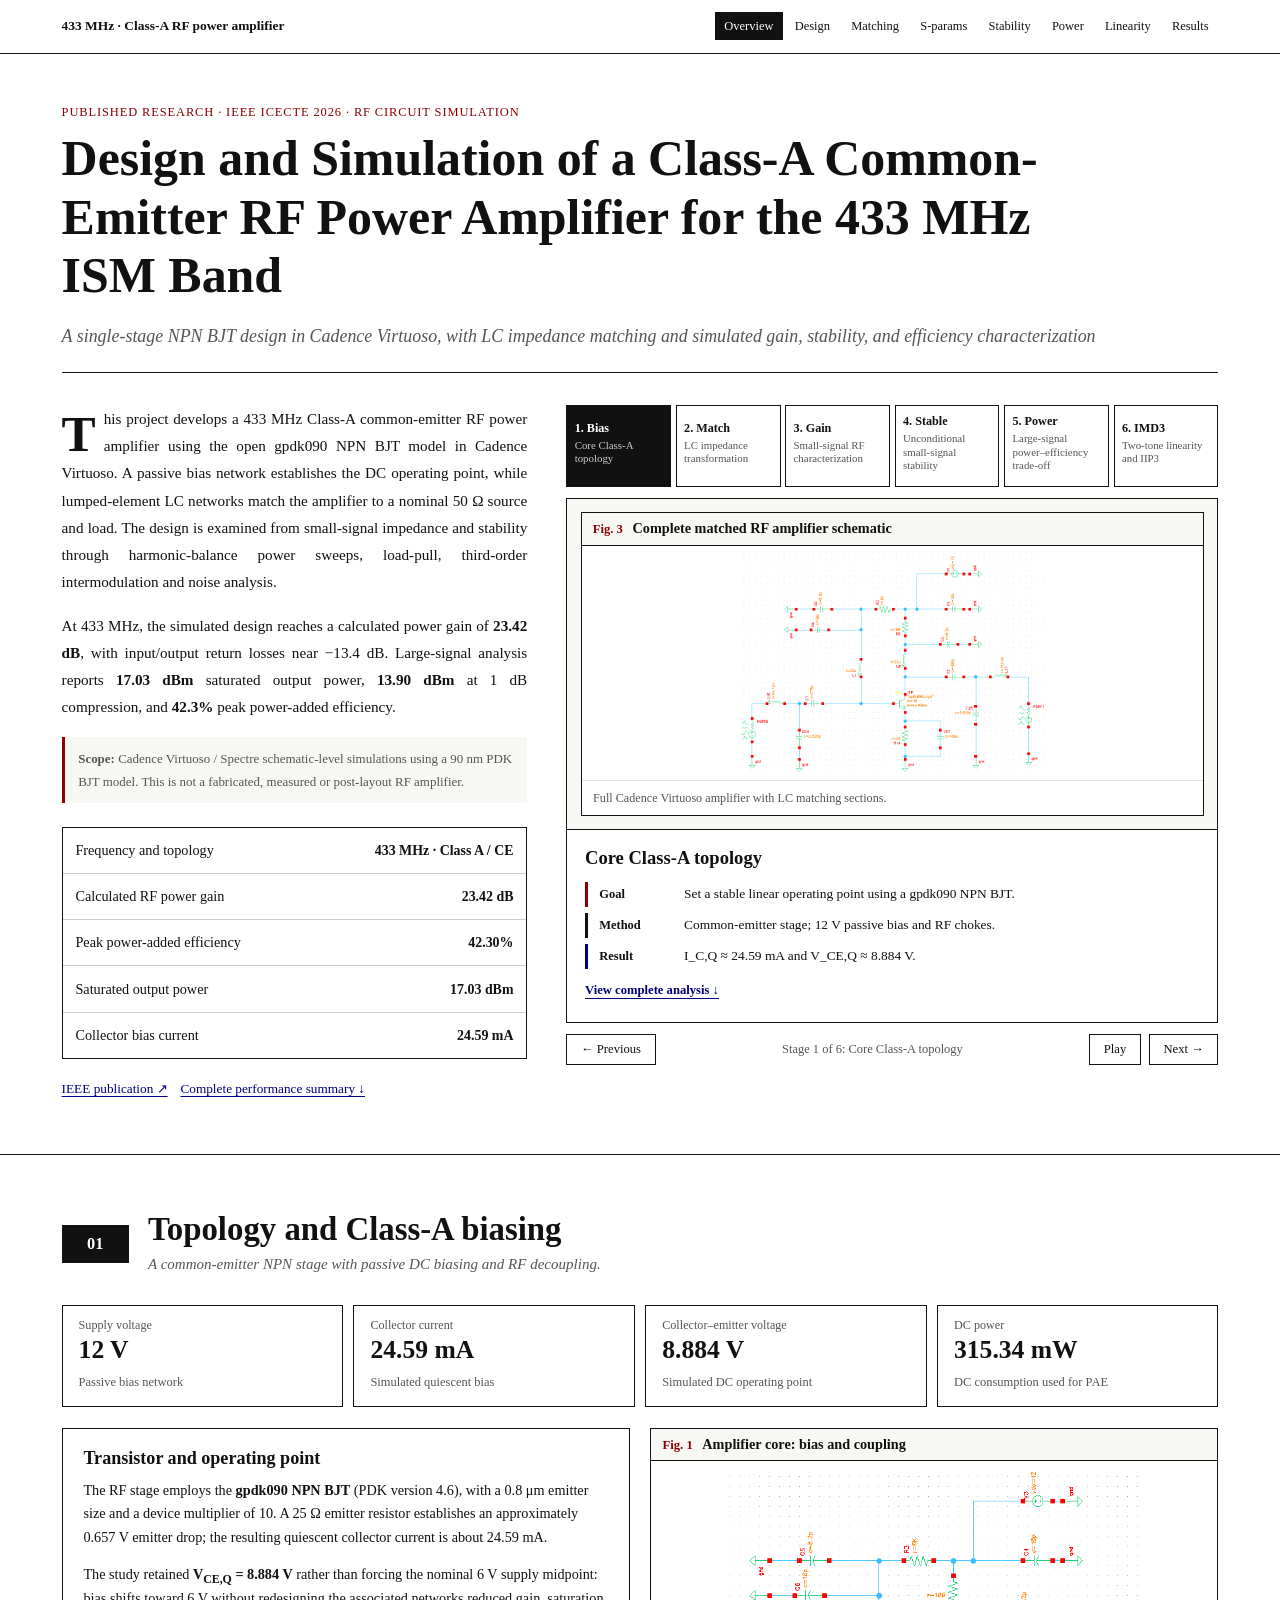
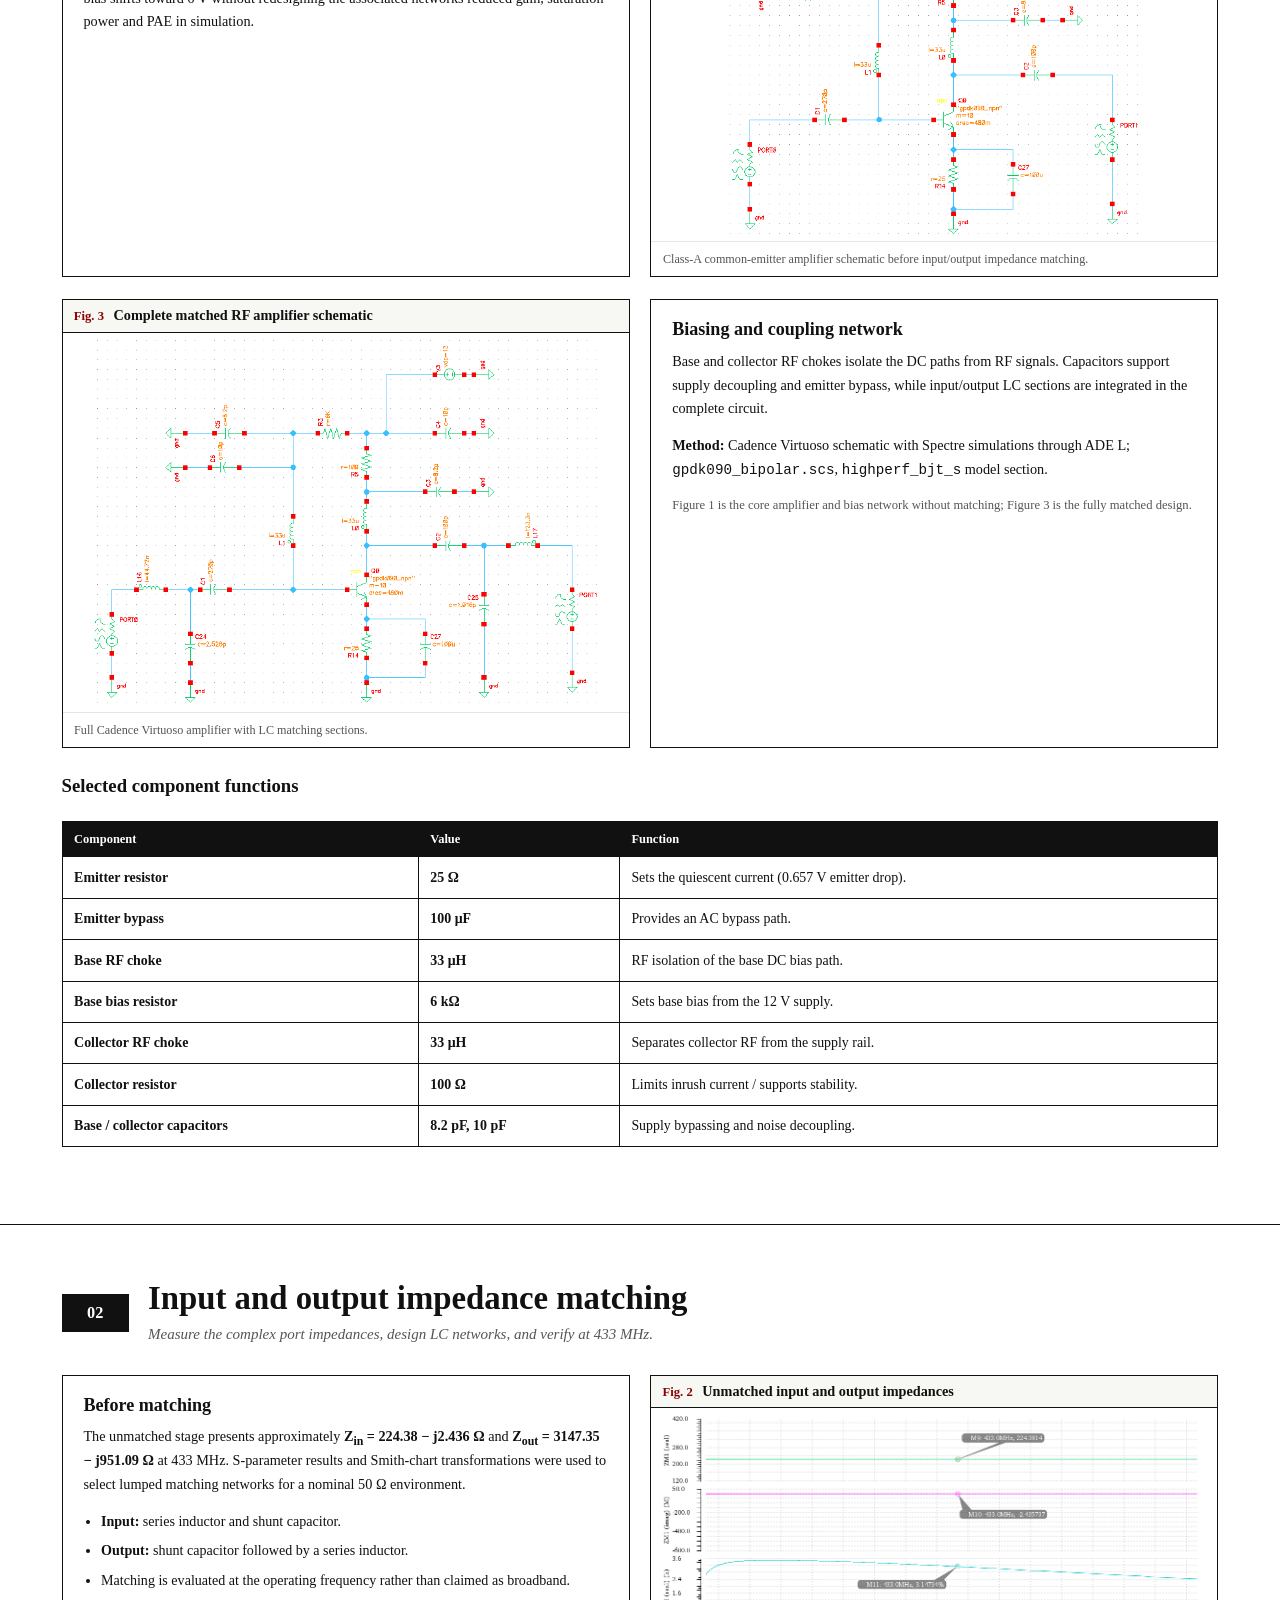
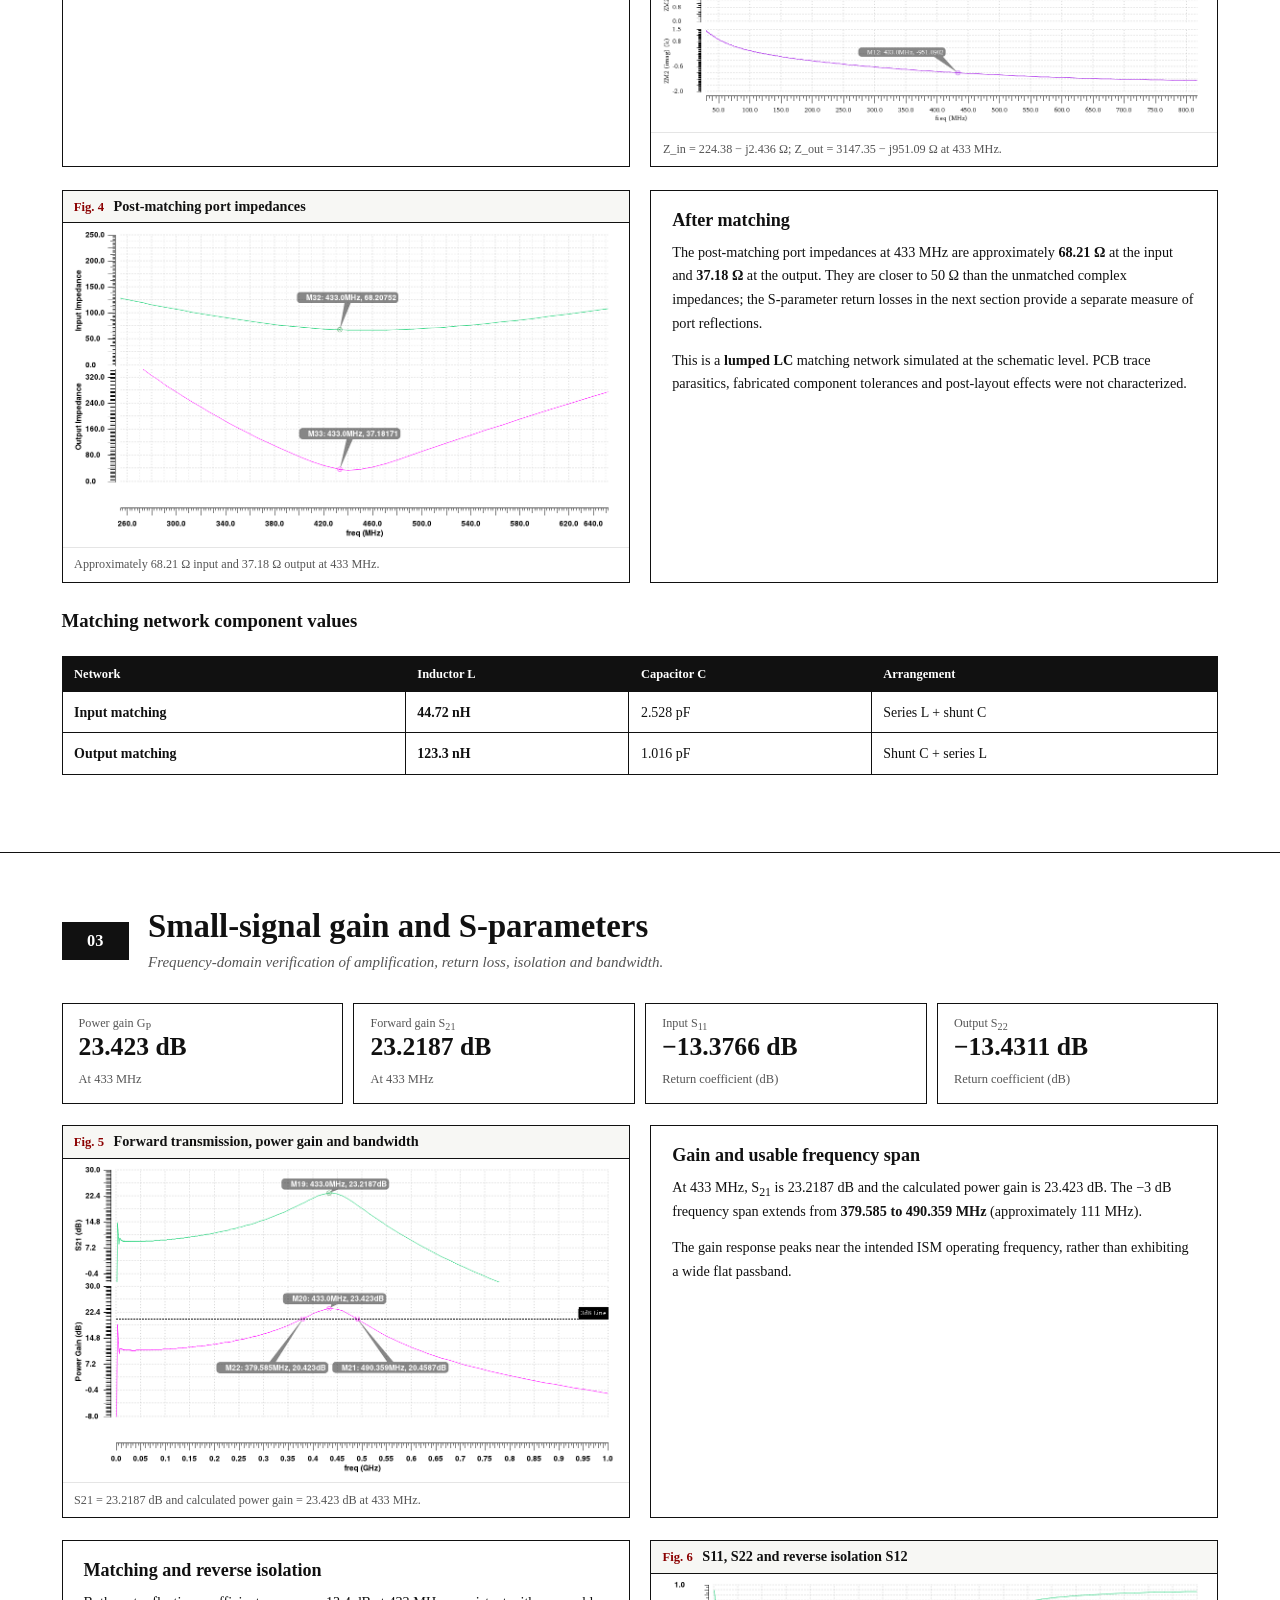
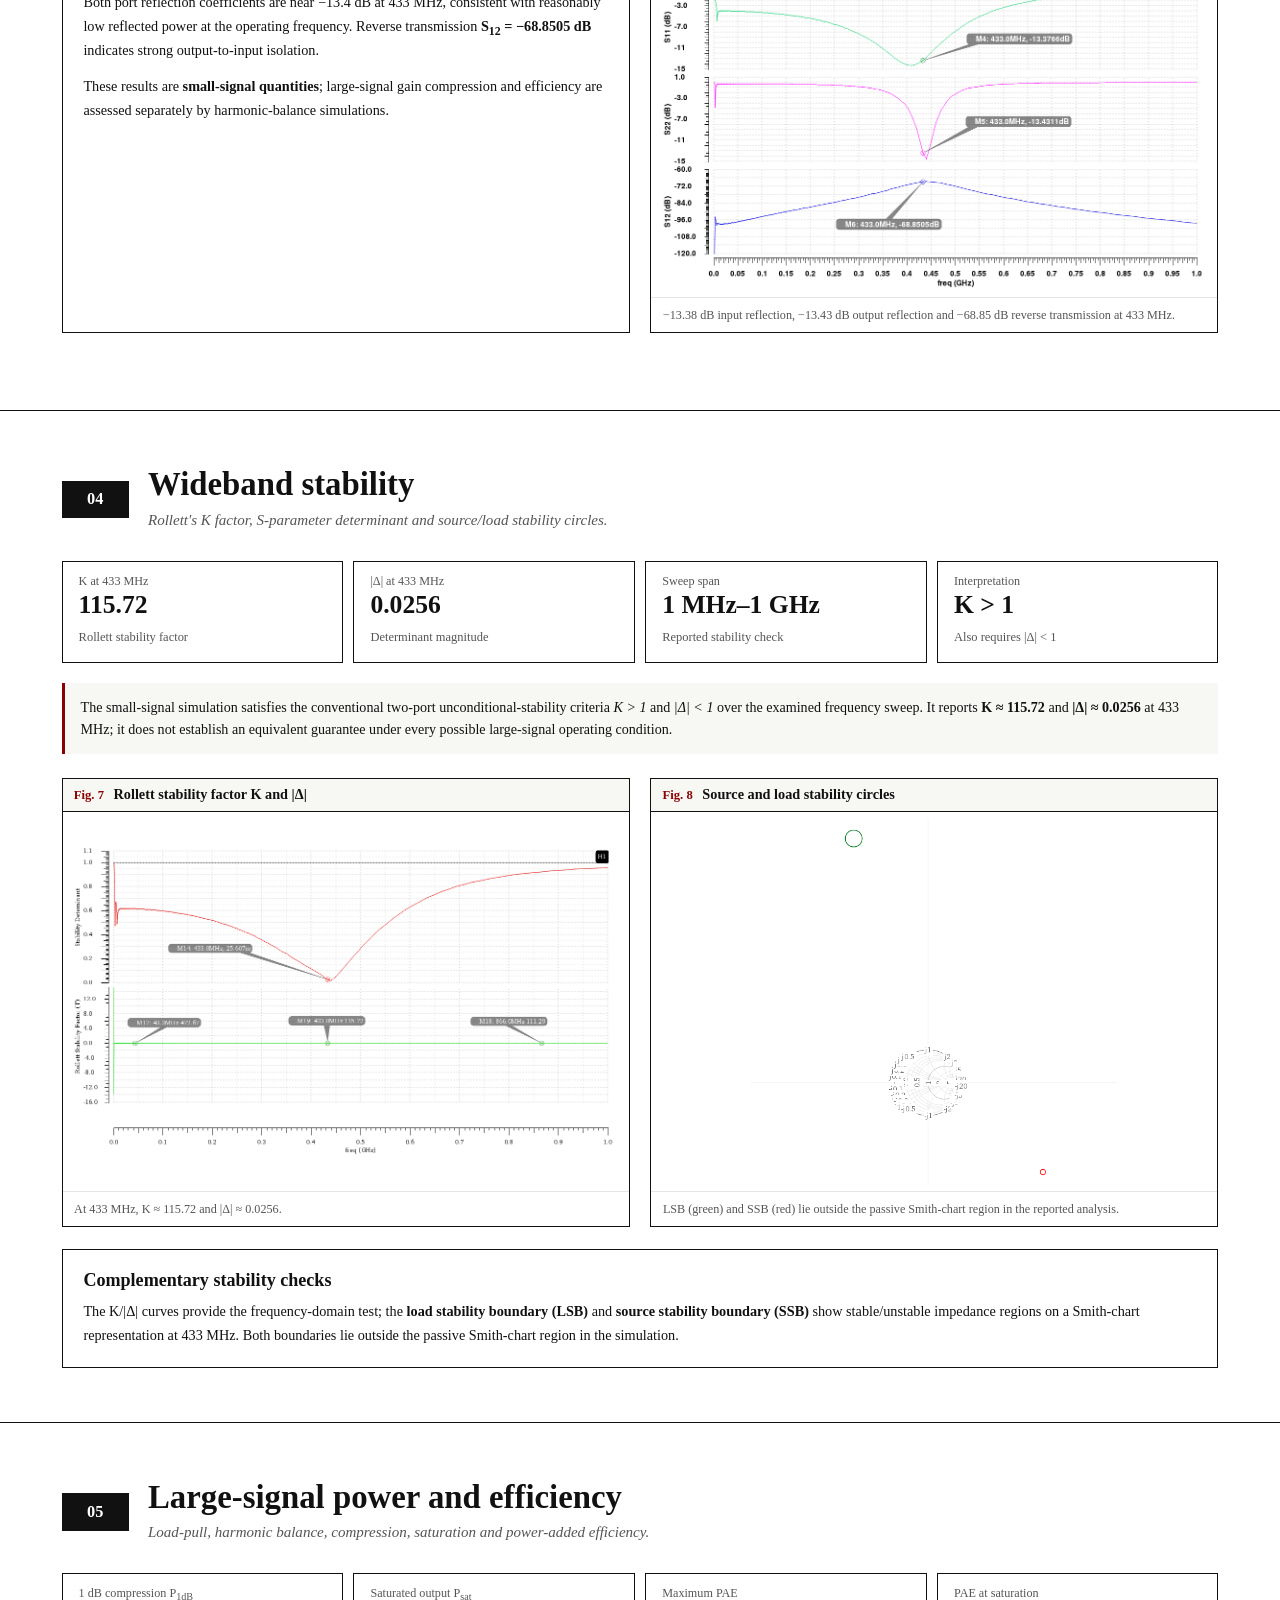
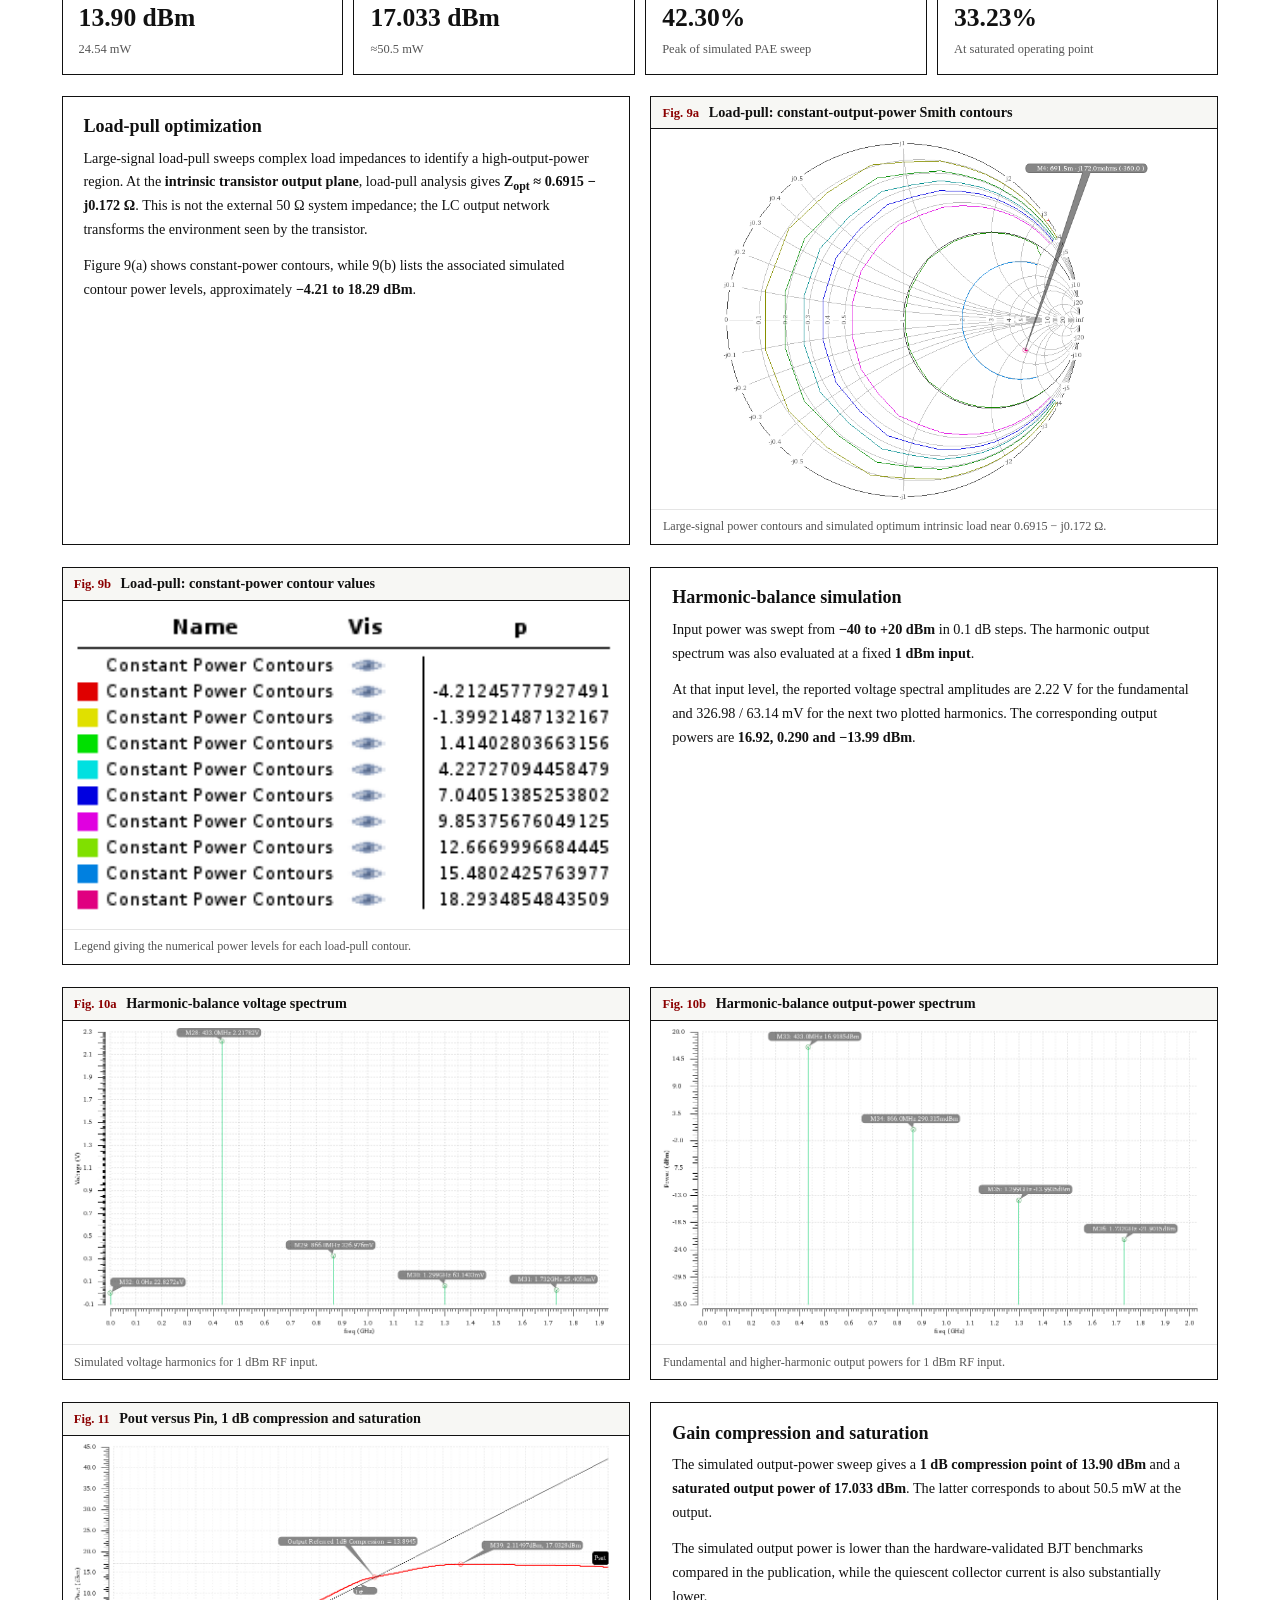
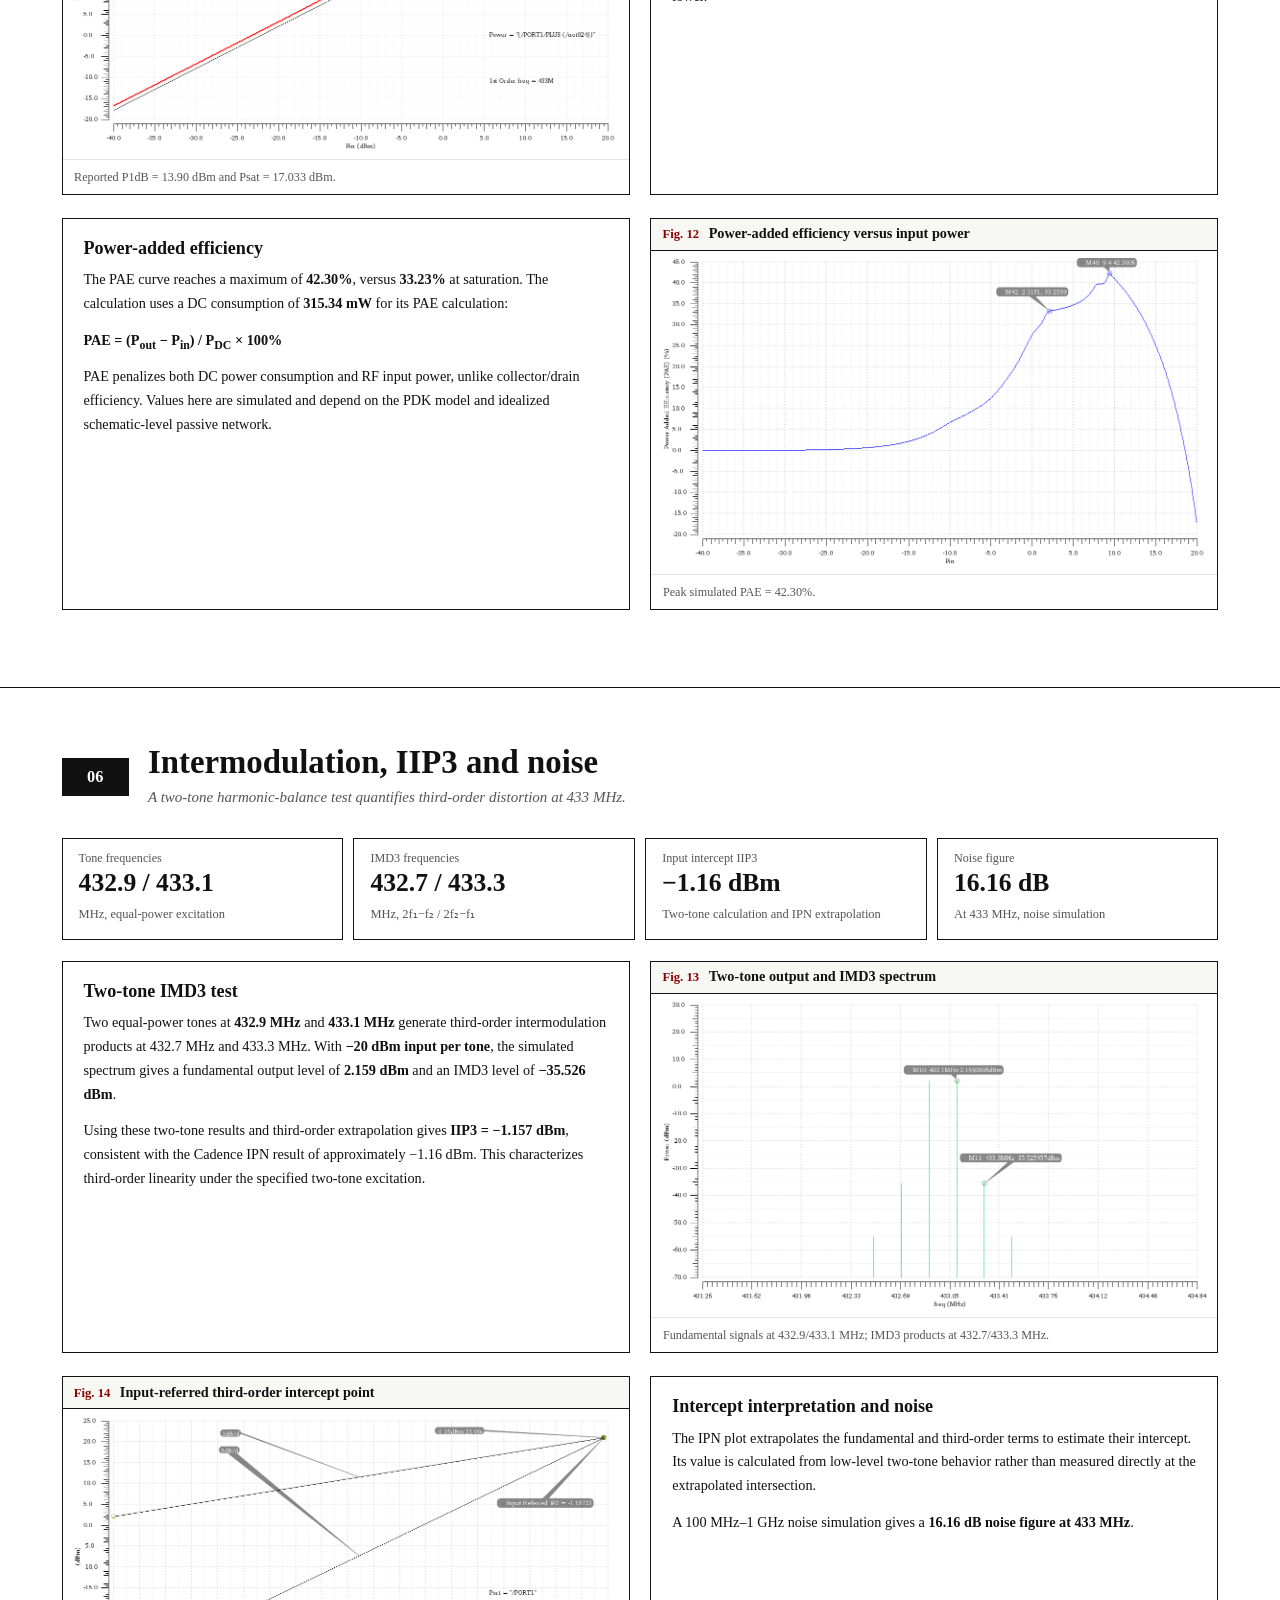
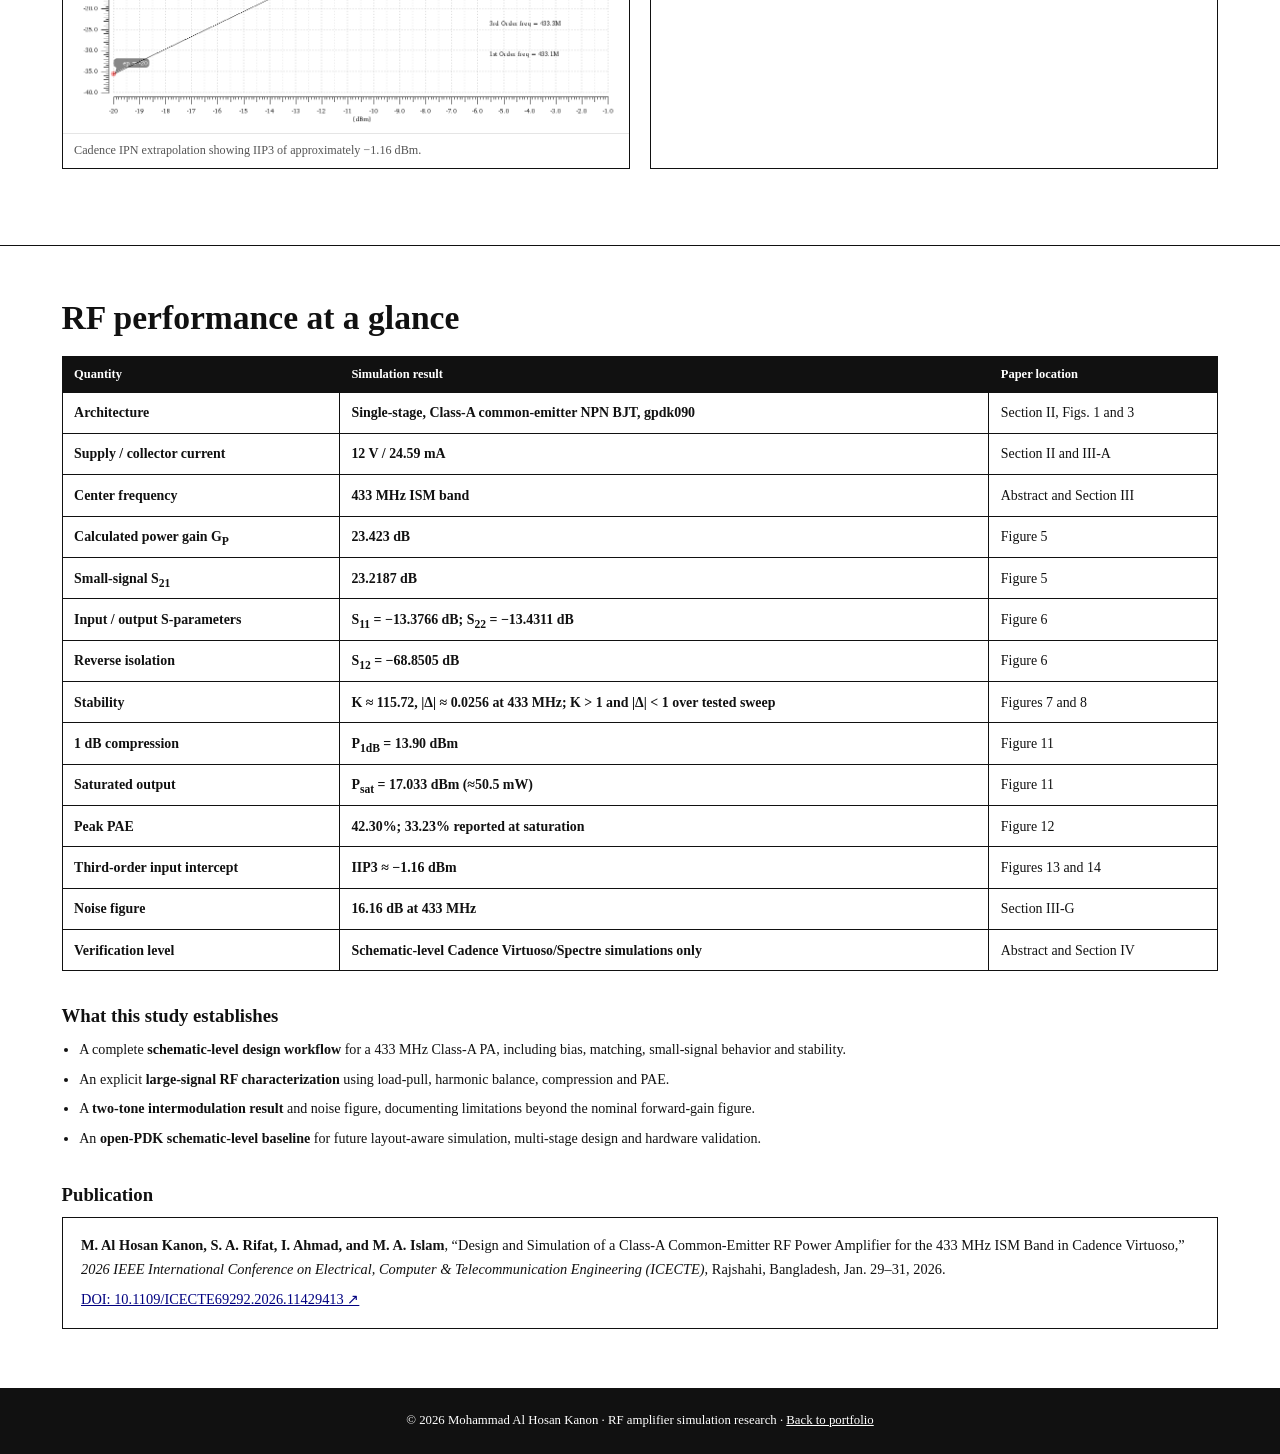
<file: projects/rf-pa-433mhz.html>
<!DOCTYPE html>
<html lang="en">
<head>
<meta charset="utf-8">
<meta name="viewport" content="width=device-width, initial-scale=1">
<meta name="description" content="433 MHz Class-A common-emitter RF power amplifier: Cadence Virtuoso gpdk090 schematic-level design, impedance matching, stability, load-pull, power-added efficiency and intermodulation analysis.">
<meta name="author" content="Mohammad Al Hosan Kanon">
<title>433 MHz Class-A RF Power Amplifier | Mohammad Al Hosan Kanon</title>
<style>
:root{--paper:#fff;--ink:#111;--red:#8b0000;--blue:#000080;--muted:#555;--rule:#ccc;--mist:#f7f7f4;--serif:Georgia,'Times New Roman',serif;--head:Georgia,'Times New Roman',serif;--mono:Georgia,'Times New Roman',serif}
*{box-sizing:border-box}html{scroll-behavior:smooth;scroll-padding-top:4rem}body{margin:0;background:var(--paper);color:var(--ink);font:400 1rem/1.72 var(--serif);-webkit-font-smoothing:antialiased}a{color:var(--blue)}sub,sup{line-height:0}button{font:inherit}button:focus-visible,a:focus-visible{outline:3px solid var(--blue);outline-offset:3px}.wrap{max-width:1200px;margin:0 auto;padding:0 1.35rem}

.top{position:sticky;top:0;z-index:30;border-bottom:1px solid var(--ink);background:rgba(255,255,255,.97)}.top .wrap{min-height:3.3rem;display:flex;justify-content:space-between;align-items:center;gap:1rem}.top b{font:700 .84rem var(--mono);white-space:nowrap}.top nav{display:flex;flex-wrap:wrap;gap:.1rem;justify-content:flex-end}.top nav a{font:.78rem var(--mono);color:var(--ink);text-decoration:none;padding:.35rem .55rem;border:1px solid transparent}.top nav a:hover{border-color:var(--ink)}.top nav a.on{color:#fff;background:var(--ink)}
.hero{padding:3.2rem 0 3.35rem;border-bottom:1px solid var(--ink)}.eyebrow{margin:0 0 .65rem;font:.78rem var(--mono);letter-spacing:.07em;text-transform:uppercase;color:var(--red)}.hero h1{font:700 clamp(1.95rem,4vw,3.12rem)/1.17 var(--head);max-width:1050px;margin:0 0 .95rem}.hero .sub{font-size:1.12rem;font-style:italic;color:var(--muted);margin:0 0 2rem;padding-bottom:1.3rem;border-bottom:1px solid var(--ink)}.hg{display:grid;grid-template-columns:minmax(0,5fr) minmax(0,7fr);gap:2.45rem;align-items:start}.abstract p{font-size:.95rem;line-height:1.78;text-align:justify;hyphens:auto;margin:0 0 1.05rem}.abstract>p:first-child::first-letter{float:left;font:700 3.2rem/.91 var(--head);padding:.33rem .5rem 0 0}.scope{color:var(--muted);font-size:.81rem!important;padding:.65rem .85rem;border-left:3px solid var(--red);background:var(--mist);text-align:left!important}.keys{padding:0;margin:1.45rem 0 0;list-style:none;border:1px solid var(--ink)}.keys li{display:flex;align-items:baseline;justify-content:space-between;gap:1rem;padding:.65rem .8rem;border-bottom:1px solid var(--rule);font-size:.89rem}.keys li:last-child{border:0}.keys b{font:700 .87rem var(--mono);white-space:nowrap;text-align:right}.hero-links{margin-top:1.2rem;display:flex;flex-wrap:wrap;gap:.8rem;font-size:.83rem}.hero-links a{color:var(--blue);text-underline-offset:3px}
.rail{display:grid;grid-template-columns:repeat(6,minmax(0,1fr));gap:.3rem;margin-bottom:.72rem}.tab{appearance:none;cursor:pointer;display:block;position:relative;text-align:left;border:1px solid var(--ink);padding:.5rem .45rem .8rem;min-width:0;background:#fff;color:var(--ink);overflow:hidden}.tab b{font:700 .76rem var(--mono);display:block}.tab small{font:.68rem/1.25 var(--serif);display:block;color:var(--muted);margin-top:.16rem}.tab i{position:absolute;left:0;bottom:0;height:3px;width:0;background:var(--red)}.tab.done i{width:100%;background:var(--ink)}.tab.on{background:var(--ink);color:#fff}.tab.on small{color:#ccc}.tab:hover:not(.on){background:var(--mist)}.stage{position:relative;display:grid;overflow:hidden;border:1px solid var(--ink);min-height:465px}.slide{grid-area:1/1;display:none;flex-direction:column;background:#fff}.slide.on{display:flex}.pane{padding:.82rem;min-height:256px;background:var(--mist);display:grid;gap:.6rem;align-content:stretch;border-bottom:1px solid var(--ink)}.pane.two{grid-template-columns:1fr 1fr}.pane .fig{height:100%}.pane .fi img{max-height:220px}.story{padding:1rem 1.1rem 1.2rem}.story h3{font:700 1.16rem/1.3 var(--head);margin:0 0 .75rem}.flow{margin:0;display:grid;gap:.42rem}.flow div{display:grid;grid-template-columns:4.7rem 1fr;gap:.6rem;padding:.12rem 0 .12rem .7rem;border-left:3px solid var(--ink)}.flow div:nth-child(1){border-color:var(--red)}.flow div:nth-child(3){border-color:var(--blue)}.flow dt{font:700 .78rem/1.65 var(--mono)}.flow dd{margin:0;font-size:.84rem;line-height:1.5}.more{font:700 .79rem var(--mono);display:inline-block;text-decoration:none;color:var(--blue);border-bottom:1px solid var(--blue);margin-top:.9rem}.ctrl{display:flex;justify-content:space-between;align-items:center;flex-wrap:wrap;gap:.7rem;margin-top:.7rem}.ctrl>div{display:flex;gap:.5rem}.btn{padding:.42rem .85rem;cursor:pointer;border:1px solid var(--ink);color:var(--ink);background:#fff;font:.79rem var(--mono)}.btn:hover{background:var(--ink);color:#fff}#count{font:.78rem var(--mono);color:var(--muted)}
.sec{padding:3.4rem 0;border-bottom:1px solid var(--ink)}.sec header{display:flex;gap:1.2rem;align-items:center;margin-bottom:1.7rem}.badge{background:var(--ink);color:#fff;min-width:4.2rem;padding:.55rem .65rem;text-align:center;font:700 1.02rem var(--mono)}.sec h2{font:700 clamp(1.55rem,3vw,2.05rem)/1.2 var(--head);margin:0}.sec header p{color:var(--muted);font-style:italic;font-size:.94rem;margin:.2rem 0 0}.row{display:grid;gap:1.3rem;align-items:stretch;margin-bottom:1.4rem}.r1{grid-template-columns:1fr}.r2{grid-template-columns:repeat(2,minmax(0,1fr))}.r3{grid-template-columns:repeat(3,minmax(0,1fr))}.txt{background:#fff;border:1px solid var(--ink);padding:1.2rem 1.3rem}.txt h3{font:700 1.13rem var(--head);margin:0 0 .6rem}.txt p{font-size:.89rem;line-height:1.67;margin:0 0 .8rem}.txt p:last-child{margin-bottom:0}.pts{padding-left:1.1rem;margin:.3rem 0 .2rem;font-size:.88rem;line-height:1.65}.pts li{margin-bottom:.4rem}.metric{border:1px solid var(--ink);padding:.75rem 1rem;background:#fff}.metric .label{font:.76rem var(--mono);color:var(--muted);margin:0}.metric strong{display:block;font:700 clamp(1.4rem,2vw,1.75rem) var(--head);margin:.1rem 0}.metric .detail{font:.78rem/1.4 var(--serif);color:var(--muted)}.metric-grid{display:grid;grid-template-columns:repeat(4,minmax(0,1fr));gap:.65rem;margin-bottom:1.3rem}
.fig{display:flex;flex-direction:column;min-width:0;min-height:0;margin:0;border:1px solid var(--ink);background:#fff}.fh{display:flex;align-items:baseline;gap:.6rem;padding:.43rem .7rem;border-bottom:1px solid var(--ink);background:var(--mist)}.fh b{white-space:nowrap;color:var(--red);font:700 .79rem var(--mono)}.fh span{font:700 .89rem/1.25 var(--head)}.fi{border:0;appearance:none;cursor:zoom-in;display:flex;justify-content:center;align-items:center;flex:1;padding:.45rem;background:#fff;width:100%;min-height:135px}.fi img{width:100%;height:auto;display:block;object-fit:contain;max-height:365px}.fig.tall .fi img{max-height:530px}.fig figcaption{padding:.48rem .72rem;border-top:1px solid #e5e5e5;font:.76rem/1.53 var(--serif);color:var(--muted)}.focus-note{padding:.85rem 1rem;border-left:3px solid var(--red);background:var(--mist);font-size:.88rem;line-height:1.55;margin:0 0 1.5rem}.wide-table{overflow-x:auto;margin-bottom:1.4rem}table{width:100%;min-width:610px;border-collapse:collapse;font-size:.87rem;line-height:1.52}th,td{border:1px solid var(--ink);text-align:left;vertical-align:top;padding:.6rem .72rem}th{background:var(--ink);color:#fff;font:700 .78rem var(--mono)}.spec td:first-child{font-weight:700;white-space:nowrap}.spec td:nth-child(2){font-weight:600}.eq{font-style:italic;white-space:nowrap}.summary{padding:3.3rem 0 3.7rem}.summary h2{font:700 clamp(1.55rem,3vw,2.1rem) var(--head);margin:0 0 1.2rem}.summary h3{font:700 1.17rem var(--head);margin:2.1rem 0 .7rem}.summary .pts{max-width:940px}.cite{padding:1rem 1.15rem;border:1px solid var(--ink);font-size:.9rem;line-height:1.65}.cite p{margin:0 0 .4rem}.cite p:last-child{margin-bottom:0}.small{font-size:.79rem!important;color:var(--muted)}footer{padding:1.6rem 0;text-align:center;background:var(--ink);color:#fff;font:.8rem var(--mono)}footer a{color:#fff}footer p{margin:0}.lightbox{border:1px solid var(--ink);background:#fff;padding:0;max-width:min(97vw,1500px);max-height:95vh}.lightbox::backdrop{background:rgba(0,0,0,.79)}.lightbox .inside{display:flex;flex-direction:column;max-height:94vh}.lightbox .close{align-self:end;cursor:pointer;color:#fff;background:var(--ink);border:0;padding:.35rem .85rem;font:.85rem var(--mono)}.lightbox img{display:block;max-width:95vw;max-height:85vh;object-fit:contain}
@media(max-width:1040px){.hg{grid-template-columns:1fr}.rail{grid-template-columns:repeat(3,minmax(0,1fr))}.stage{min-height:400px}.metric-grid{grid-template-columns:repeat(2,minmax(0,1fr))}}@media(max-width:720px){.abstract p{text-align:left;hyphens:none}.top .wrap{display:block;padding-top:.4rem;padding-bottom:.2rem}.top b{display:none}.top nav{justify-content:flex-start}.top nav a{font-size:.73rem;padding:.3rem .42rem}.hero{padding-top:2rem}.r2,.r3,.pane.two{grid-template-columns:1fr}.rail{grid-template-columns:repeat(3,minmax(0,1fr))}.tab small{display:none}.badge{min-width:3.2rem}.sec{padding:2.45rem 0}.stage{min-height:0}.keys li{flex-wrap:wrap}.fig .fi img{max-height:400px}}@media(max-width:420px){.metric-grid{grid-template-columns:1fr 1fr}.metric strong{font-size:1.23rem}.flow div{grid-template-columns:4rem 1fr}}@media(prefers-reduced-motion:reduce){html{scroll-behavior:auto}}
</style>
</head>
<body>
<div class="top"><div class="wrap"><b>433 MHz · Class-A RF power amplifier</b><nav id="spy" aria-label="Sections"><a href="#overview">Overview</a><a href="#design">Design</a><a href="#matching">Matching</a><a href="#small-signal">S-params</a><a href="#stability">Stability</a><a href="#power">Power</a><a href="#linearity">Linearity</a><a href="#summary">Results</a></nav></div></div>
<header class="hero" id="overview"><div class="wrap">
<p class="eyebrow">Published research · IEEE ICECTE 2026 · RF circuit simulation</p>
<h1>Design and Simulation of a Class-A Common-Emitter RF Power Amplifier for the 433 MHz ISM Band</h1>
<p class="sub">A single-stage NPN BJT design in Cadence Virtuoso, with LC impedance matching and simulated gain, stability, and efficiency characterization</p>
<div class="hg">
<div class="abstract">
<p>This project develops a 433 MHz Class-A common-emitter RF power amplifier using the open gpdk090 NPN BJT model in Cadence Virtuoso. A passive bias network establishes the DC operating point, while lumped-element LC networks match the amplifier to a nominal 50&nbsp;Ω source and load. The design is examined from small-signal impedance and stability through harmonic-balance power sweeps, load-pull, third-order intermodulation and noise analysis.</p>
<p>At 433 MHz, the simulated design reaches a calculated power gain of <strong>23.42 dB</strong>, with input/output return losses near −13.4 dB. Large-signal analysis reports <strong>17.03 dBm</strong> saturated output power, <strong>13.90 dBm</strong> at 1 dB compression, and <strong>42.3%</strong> peak power-added efficiency.</p>
<p class="scope"><strong>Scope:</strong> Cadence Virtuoso / Spectre schematic-level simulations using a 90 nm PDK BJT model. This is not a fabricated, measured or post-layout RF amplifier.</p>
<ul class="keys">
<li><span>Frequency and topology</span><b>433 MHz · Class A / CE</b></li>
<li><span>Calculated RF power gain</span><b>23.42 dB</b></li>
<li><span>Peak power-added efficiency</span><b>42.30%</b></li>
<li><span>Saturated output power</span><b>17.03 dBm</b></li>
<li><span>Collector bias current</span><b>24.59 mA</b></li>
</ul>
<div class="hero-links"><a href="https://doi.org/10.1109/ICECTE69292.2026.11429413" target="_blank" rel="noopener noreferrer">IEEE publication ↗</a><a href="#summary">Complete performance summary ↓</a></div>
</div>
<div>
<div class="rail" id="rail" role="tablist" aria-label="RF project stages"></div>
<div class="stage" id="stage" aria-live="polite"></div>
<div class="ctrl"><button type="button" class="btn" id="prev">← Previous</button><span id="count">Stage 1 of 6</span><div><button type="button" class="btn" id="play" aria-pressed="false">Play</button><button type="button" class="btn" id="next">Next →</button></div></div>
</div>
</div></div></header>
<main>
<section class="sec" id="design"><div class="wrap"><header><span class="badge">01</span><div><h2>Topology and Class-A biasing</h2><p>A common-emitter NPN stage with passive DC biasing and RF decoupling.</p></div></header>
<div class="metric-grid"><div class="metric"><p class="label">Supply voltage</p><strong>12 V</strong><span class="detail">Passive bias network</span></div><div class="metric"><p class="label">Collector current</p><strong>24.59 mA</strong><span class="detail">Simulated quiescent bias</span></div><div class="metric"><p class="label">Collector–emitter voltage</p><strong>8.884 V</strong><span class="detail">Simulated DC operating point</span></div><div class="metric"><p class="label">DC power</p><strong>315.34 mW</strong><span class="detail">DC consumption used for PAE</span></div></div>
<div class="row r2"><div class="txt"><h3>Transistor and operating point</h3><p>The RF stage employs the <strong>gpdk090 NPN BJT</strong> (PDK version 4.6), with a 0.8 μm emitter size and a device multiplier of 10. A 25&nbsp;Ω emitter resistor establishes an approximately 0.657 V emitter drop; the resulting quiescent collector current is about 24.59 mA.</p><p>The study retained <strong>V<sub>CE,Q</sub> = 8.884 V</strong> rather than forcing the nominal 6 V supply midpoint: bias shifts toward 6 V without redesigning the associated networks reduced gain, saturation power and PAE in simulation.</p></div><figure class="fig" data-figure="1"></figure></div>
<div class="row r2"><figure class="fig" data-figure="3"></figure><div class="txt"><h3>Biasing and coupling network</h3><p>Base and collector RF chokes isolate the DC paths from RF signals. Capacitors support supply decoupling and emitter bypass, while input/output LC sections are integrated in the complete circuit.</p><p><strong>Method:</strong> Cadence Virtuoso schematic with Spectre simulations through ADE L; <code>gpdk090_bipolar.scs</code>, <code>highperf_bjt_s</code> model section.</p><p class="small">Figure 1 is the core amplifier and bias network without matching; Figure 3 is the fully matched design.</p></div></div>
<h3>Selected component functions</h3><div class="wide-table"><table class="spec"><thead><tr><th>Component</th><th>Value</th><th>Function</th></tr></thead><tbody>
<tr><td>Emitter resistor</td><td>25 Ω</td><td>Sets the quiescent current (0.657 V emitter drop).</td></tr>
<tr><td>Emitter bypass</td><td>100 μF</td><td>Provides an AC bypass path.</td></tr>
<tr><td>Base RF choke</td><td>33 μH</td><td>RF isolation of the base DC bias path.</td></tr>
<tr><td>Base bias resistor</td><td>6 kΩ</td><td>Sets base bias from the 12 V supply.</td></tr>
<tr><td>Collector RF choke</td><td>33 μH</td><td>Separates collector RF from the supply rail.</td></tr>
<tr><td>Collector resistor</td><td>100 Ω</td><td>Limits inrush current / supports stability.</td></tr>
<tr><td>Base / collector capacitors</td><td>8.2 pF, 10 pF</td><td>Supply bypassing and noise decoupling.</td></tr>
</tbody></table></div>
</div></section>
<section class="sec" id="matching"><div class="wrap"><header><span class="badge">02</span><div><h2>Input and output impedance matching</h2><p>Measure the complex port impedances, design LC networks, and verify at 433 MHz.</p></div></header>
<div class="row r2"><div class="txt"><h3>Before matching</h3><p>The unmatched stage presents approximately <strong>Z<sub>in</sub> = 224.38 − j2.436&nbsp;Ω</strong> and <strong>Z<sub>out</sub> = 3147.35 − j951.09&nbsp;Ω</strong> at 433 MHz. S-parameter results and Smith-chart transformations were used to select lumped matching networks for a nominal 50&nbsp;Ω environment.</p><ul class="pts"><li><strong>Input:</strong> series inductor and shunt capacitor.</li><li><strong>Output:</strong> shunt capacitor followed by a series inductor.</li><li>Matching is evaluated at the operating frequency rather than claimed as broadband.</li></ul></div><figure class="fig" data-figure="2"></figure></div>
<div class="row r2"><figure class="fig" data-figure="4"></figure><div class="txt"><h3>After matching</h3><p>The post-matching port impedances at 433 MHz are approximately <strong>68.21&nbsp;Ω</strong> at the input and <strong>37.18&nbsp;Ω</strong> at the output. They are closer to 50&nbsp;Ω than the unmatched complex impedances; the S-parameter return losses in the next section provide a separate measure of port reflections.</p><p>This is a <strong>lumped LC</strong> matching network simulated at the schematic level. PCB trace parasitics, fabricated component tolerances and post-layout effects were not characterized.</p></div></div>
<h3>Matching network component values</h3><div class="wide-table"><table class="spec"><thead><tr><th>Network</th><th>Inductor L</th><th>Capacitor C</th><th>Arrangement</th></tr></thead><tbody><tr><td>Input matching</td><td>44.72 nH</td><td>2.528 pF</td><td>Series L + shunt C</td></tr><tr><td>Output matching</td><td>123.3 nH</td><td>1.016 pF</td><td>Shunt C + series L</td></tr></tbody></table></div>
</div></section>
<section class="sec" id="small-signal"><div class="wrap"><header><span class="badge">03</span><div><h2>Small-signal gain and S-parameters</h2><p>Frequency-domain verification of amplification, return loss, isolation and bandwidth.</p></div></header>
<div class="metric-grid"><div class="metric"><p class="label">Power gain G<sub>P</sub></p><strong>23.423 dB</strong><span class="detail">At 433 MHz</span></div><div class="metric"><p class="label">Forward gain S<sub>21</sub></p><strong>23.2187 dB</strong><span class="detail">At 433 MHz</span></div><div class="metric"><p class="label">Input S<sub>11</sub></p><strong>−13.3766 dB</strong><span class="detail">Return coefficient (dB)</span></div><div class="metric"><p class="label">Output S<sub>22</sub></p><strong>−13.4311 dB</strong><span class="detail">Return coefficient (dB)</span></div></div>
<div class="row r2"><figure class="fig" data-figure="5"></figure><div class="txt"><h3>Gain and usable frequency span</h3><p>At 433 MHz, S<sub>21</sub> is 23.2187 dB and the calculated power gain is 23.423 dB. The −3 dB frequency span extends from <strong>379.585 to 490.359 MHz</strong> (approximately 111 MHz).</p><p>The gain response peaks near the intended ISM operating frequency, rather than exhibiting a wide flat passband.</p></div></div>
<div class="row r2"><div class="txt"><h3>Matching and reverse isolation</h3><p>Both port reflection coefficients are near −13.4 dB at 433 MHz, consistent with reasonably low reflected power at the operating frequency. Reverse transmission <strong>S<sub>12</sub> = −68.8505 dB</strong> indicates strong output-to-input isolation.</p><p>These results are <strong>small-signal quantities</strong>; large-signal gain compression and efficiency are assessed separately by harmonic-balance simulations.</p></div><figure class="fig" data-figure="6"></figure></div>
</div></section>
<section class="sec" id="stability"><div class="wrap"><header><span class="badge">04</span><div><h2>Wideband stability</h2><p>Rollett's K factor, S-parameter determinant and source/load stability circles.</p></div></header>
<div class="metric-grid"><div class="metric"><p class="label">K at 433 MHz</p><strong>115.72</strong><span class="detail">Rollett stability factor</span></div><div class="metric"><p class="label">|Δ| at 433 MHz</p><strong>0.0256</strong><span class="detail">Determinant magnitude</span></div><div class="metric"><p class="label">Sweep span</p><strong>1 MHz–1 GHz</strong><span class="detail">Reported stability check</span></div><div class="metric"><p class="label">Interpretation</p><strong>K &gt; 1</strong><span class="detail">Also requires |Δ| &lt; 1</span></div></div>
<p class="focus-note">The small-signal simulation satisfies the conventional two-port unconditional-stability criteria <span class="eq">K &gt; 1</span> and <span class="eq">|Δ| &lt; 1</span> over the examined frequency sweep. It reports <strong>K ≈ 115.72</strong> and <strong>|Δ| ≈ 0.0256</strong> at 433 MHz; it does not establish an equivalent guarantee under every possible large-signal operating condition.</p>
<div class="row r2"><figure class="fig" data-figure="7"></figure><figure class="fig tall" data-figure="8"></figure></div>
<div class="txt"><h3>Complementary stability checks</h3><p>The K/|Δ| curves provide the frequency-domain test; the <strong>load stability boundary (LSB)</strong> and <strong>source stability boundary (SSB)</strong> show stable/unstable impedance regions on a Smith-chart representation at 433 MHz. Both boundaries lie outside the passive Smith-chart region in the simulation.</p></div>
</div></section>
<section class="sec" id="power"><div class="wrap"><header><span class="badge">05</span><div><h2>Large-signal power and efficiency</h2><p>Load-pull, harmonic balance, compression, saturation and power-added efficiency.</p></div></header>
<div class="metric-grid"><div class="metric"><p class="label">1 dB compression P<sub>1dB</sub></p><strong>13.90 dBm</strong><span class="detail">24.54 mW</span></div><div class="metric"><p class="label">Saturated output P<sub>sat</sub></p><strong>17.033 dBm</strong><span class="detail">≈50.5 mW</span></div><div class="metric"><p class="label">Maximum PAE</p><strong>42.30%</strong><span class="detail">Peak of simulated PAE sweep</span></div><div class="metric"><p class="label">PAE at saturation</p><strong>33.23%</strong><span class="detail">At saturated operating point</span></div></div>
<div class="row r2"><div class="txt"><h3>Load-pull optimization</h3><p>Large-signal load-pull sweeps complex load impedances to identify a high-output-power region. At the <strong>intrinsic transistor output plane</strong>, load-pull analysis gives <strong>Z<sub>opt</sub> ≈ 0.6915 − j0.172&nbsp;Ω</strong>. This is not the external 50&nbsp;Ω system impedance; the LC output network transforms the environment seen by the transistor.</p><p>Figure 9(a) shows constant-power contours, while 9(b) lists the associated simulated contour power levels, approximately <strong>−4.21 to 18.29 dBm</strong>.</p></div><figure class="fig tall" data-figure="9a"></figure></div>
<div class="row r2"><figure class="fig" data-figure="9b"></figure><div class="txt"><h3>Harmonic-balance simulation</h3><p>Input power was swept from <strong>−40 to +20 dBm</strong> in 0.1 dB steps. The harmonic output spectrum was also evaluated at a fixed <strong>1 dBm input</strong>.</p><p>At that input level, the reported voltage spectral amplitudes are 2.22 V for the fundamental and 326.98 / 63.14 mV for the next two plotted harmonics. The corresponding output powers are <strong>16.92, 0.290 and −13.99 dBm</strong>.</p></div></div>
<div class="row r2"><figure class="fig" data-figure="10a"></figure><figure class="fig" data-figure="10b"></figure></div>
<div class="row r2"><figure class="fig" data-figure="11"></figure><div class="txt"><h3>Gain compression and saturation</h3><p>The simulated output-power sweep gives a <strong>1 dB compression point of 13.90 dBm</strong> and a <strong>saturated output power of 17.033 dBm</strong>. The latter corresponds to about 50.5 mW at the output.</p><p>The simulated output power is lower than the hardware-validated BJT benchmarks compared in the publication, while the quiescent collector current is also substantially lower.</p></div></div>
<div class="row r2"><div class="txt"><h3>Power-added efficiency</h3><p>The PAE curve reaches a maximum of <strong>42.30%</strong>, versus <strong>33.23%</strong> at saturation. The calculation uses a DC consumption of <strong>315.34 mW</strong> for its PAE calculation:</p><p><strong>PAE = (P<sub>out</sub> − P<sub>in</sub>) / P<sub>DC</sub> × 100%</strong></p><p>PAE penalizes both DC power consumption and RF input power, unlike collector/drain efficiency. Values here are simulated and depend on the PDK model and idealized schematic-level passive network.</p></div><figure class="fig" data-figure="12"></figure></div>
</div></section>
<section class="sec" id="linearity"><div class="wrap"><header><span class="badge">06</span><div><h2>Intermodulation, IIP3 and noise</h2><p>A two-tone harmonic-balance test quantifies third-order distortion at 433 MHz.</p></div></header>
<div class="metric-grid"><div class="metric"><p class="label">Tone frequencies</p><strong>432.9 / 433.1</strong><span class="detail">MHz, equal-power excitation</span></div><div class="metric"><p class="label">IMD3 frequencies</p><strong>432.7 / 433.3</strong><span class="detail">MHz, 2f₁−f₂ / 2f₂−f₁</span></div><div class="metric"><p class="label">Input intercept IIP3</p><strong>−1.16 dBm</strong><span class="detail">Two-tone calculation and IPN extrapolation</span></div><div class="metric"><p class="label">Noise figure</p><strong>16.16 dB</strong><span class="detail">At 433 MHz, noise simulation</span></div></div>
<div class="row r2"><div class="txt"><h3>Two-tone IMD3 test</h3><p>Two equal-power tones at <strong>432.9 MHz</strong> and <strong>433.1 MHz</strong> generate third-order intermodulation products at 432.7 MHz and 433.3 MHz. With <strong>−20 dBm input per tone</strong>, the simulated spectrum gives a fundamental output level of <strong>2.159 dBm</strong> and an IMD3 level of <strong>−35.526 dBm</strong>.</p><p>Using these two-tone results and third-order extrapolation gives <strong>IIP3 = −1.157 dBm</strong>, consistent with the Cadence IPN result of approximately −1.16 dBm. This characterizes third-order linearity under the specified two-tone excitation.</p></div><figure class="fig" data-figure="13"></figure></div>
<div class="row r2"><figure class="fig" data-figure="14"></figure><div class="txt"><h3>Intercept interpretation and noise</h3><p>The IPN plot extrapolates the fundamental and third-order terms to estimate their intercept. Its value is calculated from low-level two-tone behavior rather than measured directly at the extrapolated intersection.</p><p>A 100 MHz–1 GHz noise simulation gives a <strong>16.16 dB noise figure at 433 MHz</strong>.</p></div></div>
</div></section>
<section class="summary" id="summary"><div class="wrap"><h2>RF performance at a glance</h2>
<div class="wide-table"><table class="spec"><thead><tr><th>Quantity</th><th>Simulation result</th><th>Paper location</th></tr></thead><tbody>
<tr><td>Architecture</td><td>Single-stage, Class-A common-emitter NPN BJT, gpdk090</td><td>Section II, Figs. 1 and 3</td></tr>
<tr><td>Supply / collector current</td><td>12 V / 24.59 mA</td><td>Section II and III-A</td></tr>
<tr><td>Center frequency</td><td>433 MHz ISM band</td><td>Abstract and Section III</td></tr>
<tr><td>Calculated power gain G<sub>P</sub></td><td>23.423 dB</td><td>Figure 5</td></tr>
<tr><td>Small-signal S<sub>21</sub></td><td>23.2187 dB</td><td>Figure 5</td></tr>
<tr><td>Input / output S-parameters</td><td>S<sub>11</sub> = −13.3766 dB; S<sub>22</sub> = −13.4311 dB</td><td>Figure 6</td></tr>
<tr><td>Reverse isolation</td><td>S<sub>12</sub> = −68.8505 dB</td><td>Figure 6</td></tr>
<tr><td>Stability</td><td>K ≈ 115.72, |Δ| ≈ 0.0256 at 433 MHz; K &gt; 1 and |Δ| &lt; 1 over tested sweep</td><td>Figures 7 and 8</td></tr>
<tr><td>1 dB compression</td><td>P<sub>1dB</sub> = 13.90 dBm</td><td>Figure 11</td></tr>
<tr><td>Saturated output</td><td>P<sub>sat</sub> = 17.033 dBm (≈50.5 mW)</td><td>Figure 11</td></tr>
<tr><td>Peak PAE</td><td>42.30%; 33.23% reported at saturation</td><td>Figure 12</td></tr>
<tr><td>Third-order input intercept</td><td>IIP3 ≈ −1.16 dBm</td><td>Figures 13 and 14</td></tr>
<tr><td>Noise figure</td><td>16.16 dB at 433 MHz</td><td>Section III-G</td></tr>
<tr><td>Verification level</td><td>Schematic-level Cadence Virtuoso/Spectre simulations only</td><td>Abstract and Section IV</td></tr>
</tbody></table></div>
<h3>What this study establishes</h3><ul class="pts"><li>A complete <strong>schematic-level design workflow</strong> for a 433 MHz Class-A PA, including bias, matching, small-signal behavior and stability.</li><li>An explicit <strong>large-signal RF characterization</strong> using load-pull, harmonic balance, compression and PAE.</li><li>A <strong>two-tone intermodulation result</strong> and noise figure, documenting limitations beyond the nominal forward-gain figure.</li><li>An <strong>open-PDK schematic-level baseline</strong> for future layout-aware simulation, multi-stage design and hardware validation.</li></ul>
<h3>Publication</h3><div class="cite"><p><strong>M. Al Hosan Kanon, S. A. Rifat, I. Ahmad, and M. A. Islam</strong>, “Design and Simulation of a Class-A Common-Emitter RF Power Amplifier for the 433 MHz ISM Band in Cadence Virtuoso,” <em>2026 IEEE International Conference on Electrical, Computer &amp; Telecommunication Engineering (ICECTE)</em>, Rajshahi, Bangladesh, Jan. 29–31, 2026.</p><p><a href="https://doi.org/10.1109/ICECTE69292.2026.11429413" target="_blank" rel="noopener noreferrer">DOI: 10.1109/ICECTE69292.2026.11429413 ↗</a></p></div>
</div></section>
</main><footer><div class="wrap"><p>© 2026 Mohammad Al Hosan Kanon · RF amplifier simulation research · <a href="../index.html">Back to portfolio</a></p></div></footer>
<dialog id="lightbox" class="lightbox" aria-label="Enlarged research figure"><div class="inside"><button class="close" type="button" id="closebox">Close ×</button><img alt=""></div></dialog>
<script>
'use strict';
const B='../assets/img/rf-pa-433mhz/';
const F={
 '1':{s:'fig01-unmatched-amplifier-schematic.png',t:'Amplifier core: bias and coupling',c:'Class-A common-emitter amplifier schematic before input/output impedance matching.'},
 '2':{s:'fig02-pre-matching-impedances.png',t:'Unmatched input and output impedances',c:'Z_in = 224.38 − j2.436 Ω; Z_out = 3147.35 − j951.09 Ω at 433 MHz.'},
 '3':{s:'fig03-complete-matched-schematic.png',t:'Complete matched RF amplifier schematic',c:'Full Cadence Virtuoso amplifier with LC matching sections.'},
 '4':{s:'fig04-post-matching-impedances.png',t:'Post-matching port impedances',c:'Approximately 68.21 Ω input and 37.18 Ω output at 433 MHz.'},
 '5':{s:'fig05-gain-bandwidth.png',t:'Forward transmission, power gain and bandwidth',c:'S21 = 23.2187 dB and calculated power gain = 23.423 dB at 433 MHz.'},
 '6':{s:'fig06-s-parameters.png',t:'S11, S22 and reverse isolation S12',c:'−13.38 dB input reflection, −13.43 dB output reflection and −68.85 dB reverse transmission at 433 MHz.'},
 '7':{s:'fig07-stability-factor.png',t:'Rollett stability factor K and |Δ|',c:'At 433 MHz, K ≈ 115.72 and |Δ| ≈ 0.0256.'},
 '8':{s:'fig08-stability-circles.png',t:'Source and load stability circles',c:'LSB (green) and SSB (red) lie outside the passive Smith-chart region in the reported analysis.'},
 '9a':{s:'fig09a-load-pull-smith-chart.png',t:'Load-pull: constant-output-power Smith contours',c:'Large-signal power contours and simulated optimum intrinsic load near 0.6915 − j0.172 Ω.'},
 '9b':{s:'fig09b-load-pull-contour-levels.png',t:'Load-pull: constant-power contour values',c:'Legend giving the numerical power levels for each load-pull contour.'},
 '10a':{s:'fig10a-harmonic-voltage.png',t:'Harmonic-balance voltage spectrum',c:'Simulated voltage harmonics for 1 dBm RF input.'},
 '10b':{s:'fig10b-harmonic-power.png',t:'Harmonic-balance output-power spectrum',c:'Fundamental and higher-harmonic output powers for 1 dBm RF input.'},
 '11':{s:'fig11-output-compression.png',t:'Pout versus Pin, 1 dB compression and saturation',c:'Reported P1dB = 13.90 dBm and Psat = 17.033 dBm.'},
 '12':{s:'fig12-power-added-efficiency.png',t:'Power-added efficiency versus input power',c:'Peak simulated PAE = 42.30%.'},
 '13':{s:'fig13-two-tone-imd-spectrum.png',t:'Two-tone output and IMD3 spectrum',c:'Fundamental signals at 432.9/433.1 MHz; IMD3 products at 432.7/433.3 MHz.'},
 '14':{s:'fig14-iip3-extrapolation.png',t:'Input-referred third-order intercept point',c:'Cadence IPN extrapolation showing IIP3 of approximately −1.16 dBm.'}
};
const slides=[
{k:'design',tag:'Bias',title:'Core Class-A topology',pics:['3'],prob:'Set a stable linear operating point using a gpdk090 NPN BJT.',method:'Common-emitter stage; 12 V passive bias and RF chokes.',result:'I_C,Q ≈ 24.59 mA and V_CE,Q ≈ 8.884 V.'},
{k:'matching',tag:'Match',title:'LC impedance transformation',pics:['2','4'],prob:'Unmatched complex port impedances differ substantially from 50 Ω.',method:'Series/shunt LC networks designed from simulated port impedances.',result:'Post-matching port impedances ≈68.21 Ω / 37.18 Ω at 433 MHz.'},
{k:'small-signal',tag:'Gain',title:'Small-signal RF characterization',pics:['5','6'],prob:'Verify frequency gain, input/output reflection and reverse feedback.',method:'S-parameter simulation around the 433 MHz operating band.',result:'G_P = 23.423 dB; S11 = −13.38 dB, S22 = −13.43 dB.'},
{k:'stability',tag:'Stable',title:'Unconditional small-signal stability',pics:['7','8'],prob:'An RF amplifier must remain stable across source/load impedance variations.',method:'Rollett K, determinant magnitude and stability-circle analysis.',result:'K ≈ 115.72; |Δ| ≈ 0.0256 at 433 MHz.'},
{k:'power',tag:'Power',title:'Large-signal power–efficiency trade-off',pics:['11','12'],prob:'Characterize compression and DC-to-RF conversion under strong drive.',method:'Harmonic-balance power sweeps and load-pull contours.',result:'P_sat ≈ 17.03 dBm; P1dB = 13.90 dBm; peak PAE = 42.30%.'},
{k:'linearity',tag:'IMD3',title:'Two-tone linearity and IIP3',pics:['13','14'],prob:'Nonlinear amplification creates in-band third-order intermodulation.',method:'432.9 / 433.1 MHz two-tone HB analysis plus IPN extrapolation.',result:'Reported IIP3 ≈ −1.16 dBm; NF = 16.16 dB at 433 MHz.'}
];
const $=(s)=>document.querySelector(s);
const textOnly=(s)=>s.replace(/<[^>]*>/g,'');
function renderFig(id){const f=F[id];return `<figure class="fig"><div class="fh"><b>Fig. ${id}</b><span>${f.t}</span></div><button type="button" class="fi" data-zoom="${f.s}" aria-label="Enlarge figure ${id}: ${textOnly(f.t)}"><img src="${B+f.s}" alt="${textOnly(f.t)}" loading="lazy"></button><figcaption>${f.c}</figcaption></figure>`}
document.querySelectorAll('[data-figure]').forEach(e=>e.outerHTML=renderFig(e.dataset.figure));
$('#rail').innerHTML=slides.map((s,i)=>`<button type="button" class="tab" role="tab" data-tab="${i}" aria-selected="${i===0}"><b>${i+1}. ${s.tag}</b><small>${s.title}</small><i></i></button>`).join('');
$('#stage').innerHTML=slides.map((s,i)=>`<article class="slide${i===0?' on':''}" role="tabpanel" aria-label="${s.title}"><div class="pane${s.pics.length>1?' two':''}">${s.pics.map(renderFig).join('')}</div><div class="story"><h3>${s.title}</h3><dl class="flow"><div><dt>Goal</dt><dd>${s.prob}</dd></div><div><dt>Method</dt><dd>${s.method}</dd></div><div><dt>Result</dt><dd>${s.result}</dd></div></dl><a class="more" href="#${s.k}">View complete analysis ↓</a></div></article>`).join('');
const tabs=[...document.querySelectorAll('.tab')], panels=[...document.querySelectorAll('.slide')];
const reduced=window.matchMedia('(prefers-reduced-motion: reduce)').matches;let cur=0,playing=false,last=0,progress=0,hover=false,inView=true;
const DUR=6000;const count=$('#count');
function mark(){tabs.forEach((t,i)=>{t.classList.toggle('on',i===cur);t.classList.toggle('done',i<cur);t.setAttribute('aria-selected',String(i===cur));t.querySelector('i').style.width=i===cur?(progress*100)+'%':''});count.textContent=`Stage ${cur+1} of ${slides.length}: ${slides[cur].title}`}
function go(index){cur=(index+slides.length)%slides.length;panels.forEach((p,i)=>p.classList.toggle('on',i===cur));progress=0;mark()}
$('#next').addEventListener('click',()=>go(cur+1));$('#prev').addEventListener('click',()=>go(cur-1));tabs.forEach((t,i)=>t.addEventListener('click',()=>go(i)));
$('#play').addEventListener('click',()=>{playing=!playing;$('#play').textContent=playing?'Pause':'Play';$('#play').setAttribute('aria-pressed',String(playing))});
$('#stage').addEventListener('mouseenter',()=>hover=true);$('#stage').addEventListener('mouseleave',()=>hover=false);$('#stage').addEventListener('focusin',()=>hover=true);$('#stage').addEventListener('focusout',()=>hover=false);
if('IntersectionObserver' in window){new IntersectionObserver(es=>inView=es[0].isIntersecting,{threshold:.1}).observe($('#stage'))}
function tick(time){if(last&&playing&&!reduced&&!hover&&inView&&!document.hidden){progress+=(time-last)/DUR;if(progress>=1)go(cur+1);else tabs[cur].querySelector('i').style.width=progress*100+'%'}last=time;requestAnimationFrame(tick)}
mark();if(!reduced)requestAnimationFrame(tick);
const lightbox=$('#lightbox');document.addEventListener('click',e=>{const z=e.target.closest('[data-zoom]');if(z){lightbox.querySelector('img').src=B+z.dataset.zoom;lightbox.querySelector('img').alt=z.querySelector('img').alt;lightbox.showModal()}});$('#closebox').onclick=()=>lightbox.close();lightbox.addEventListener('click',e=>{if(e.target===lightbox)lightbox.close()});
const navlinks=[...document.querySelectorAll('#spy a')];if('IntersectionObserver' in window){const observer=new IntersectionObserver(es=>es.forEach(e=>{if(e.isIntersecting)navlinks.forEach(l=>l.classList.toggle('on',l.getAttribute('href')==='#'+e.target.id))}),{rootMargin:'-33% 0px -58% 0px'});['overview','design','matching','small-signal','stability','power','linearity','summary'].forEach(id=>observer.observe(document.getElementById(id)))}
</script>
</body>
</html>
</file>
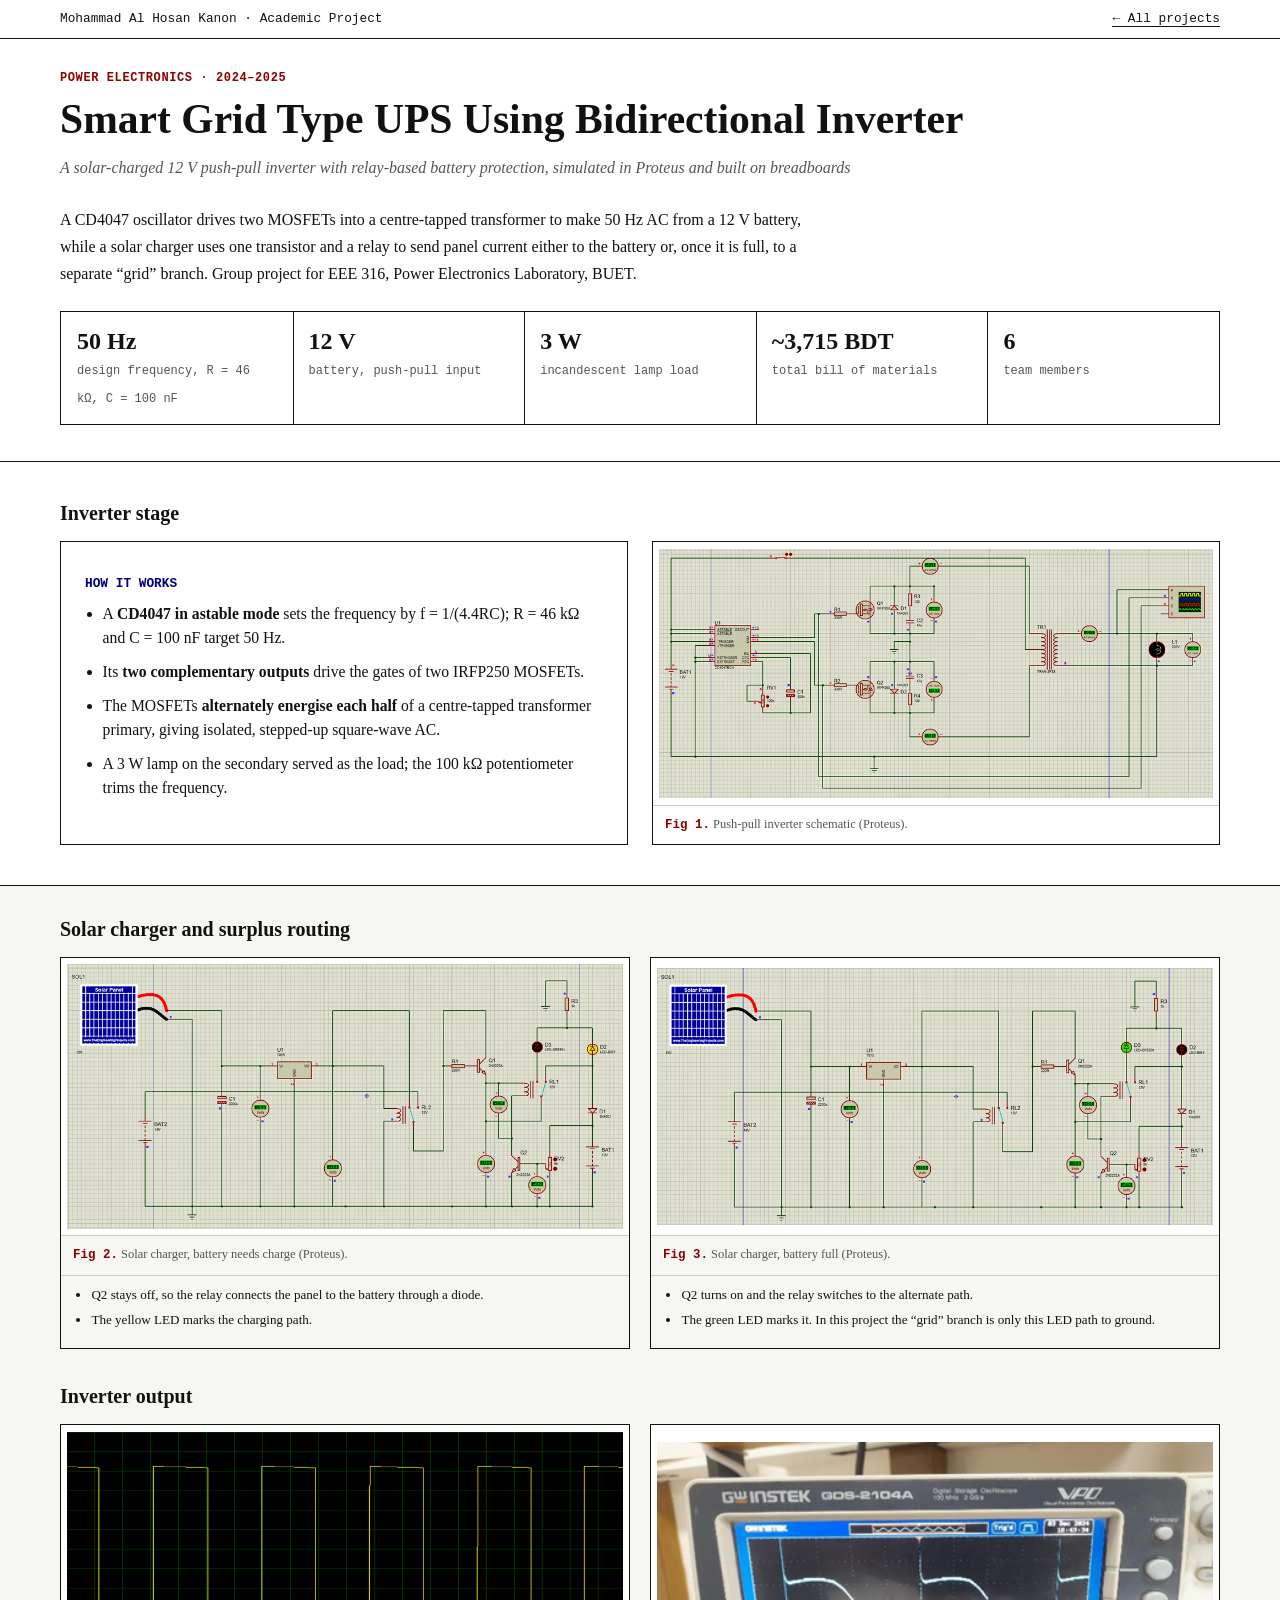
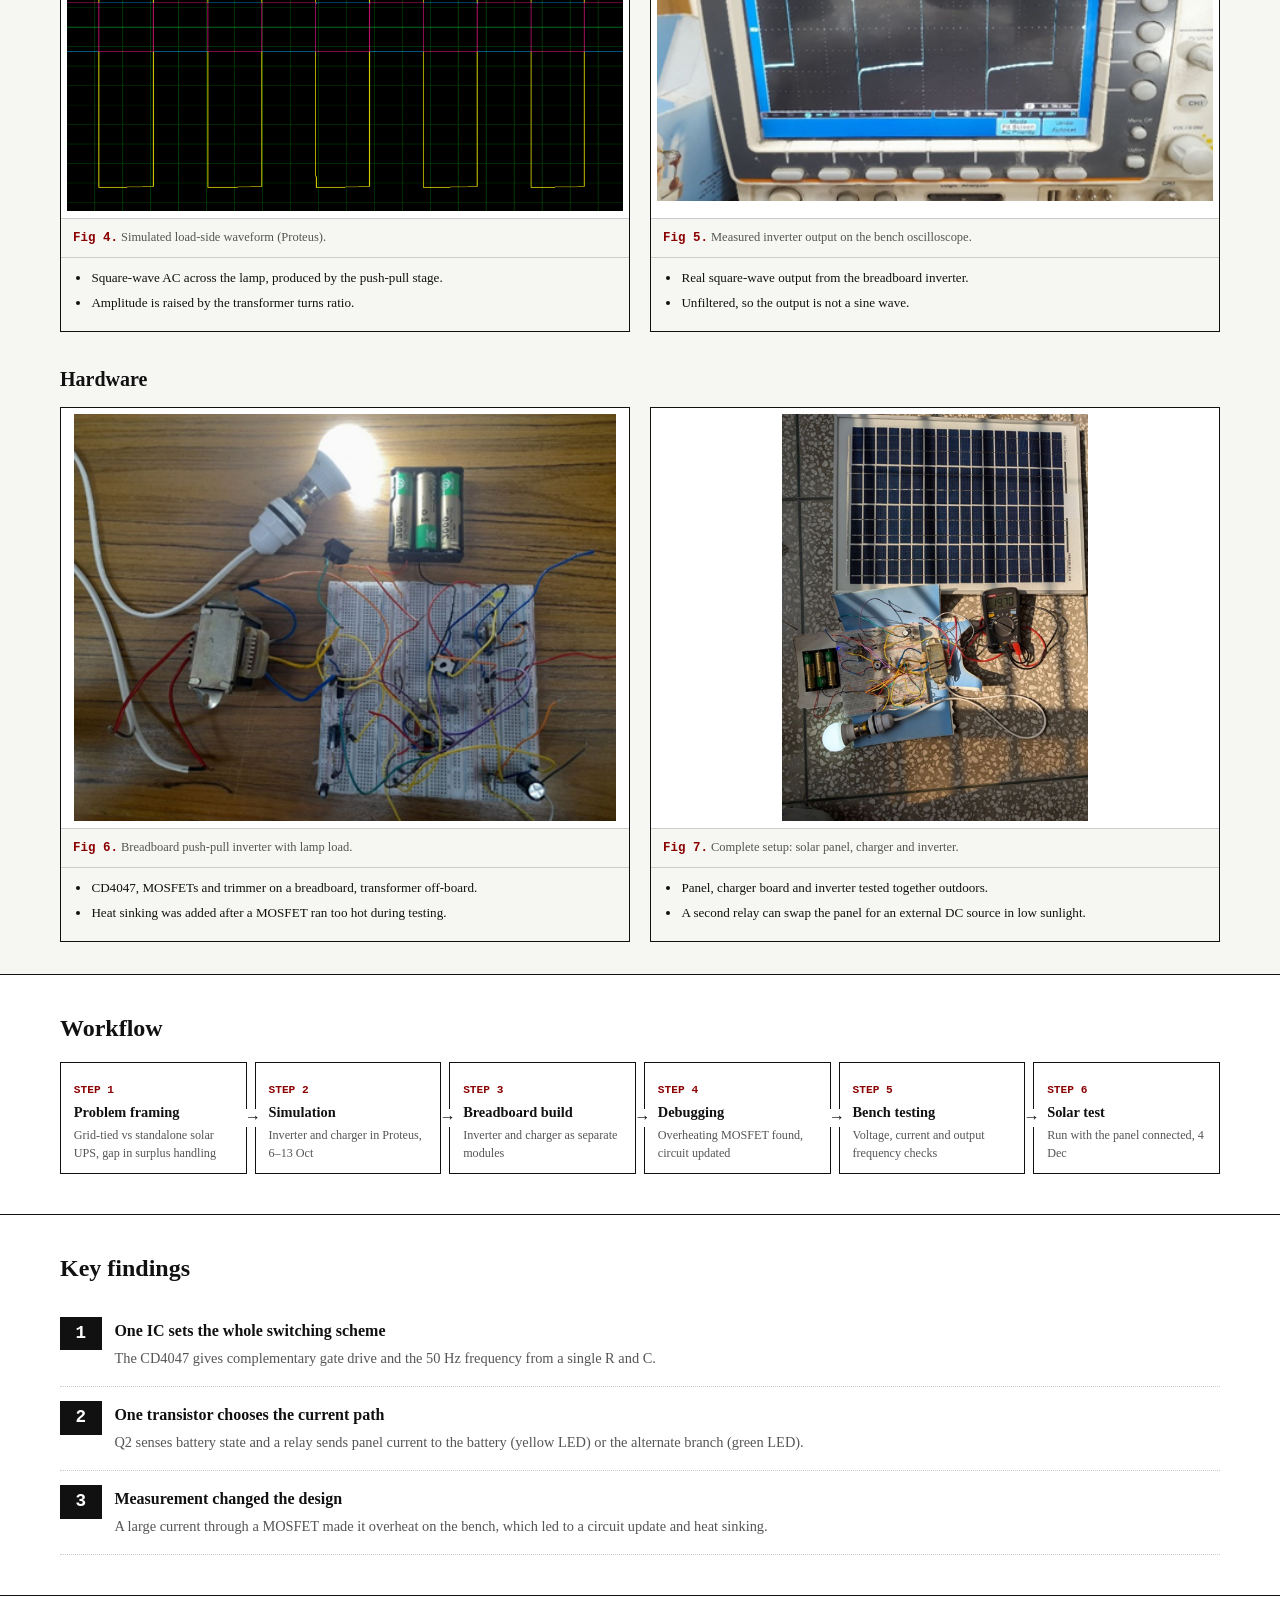
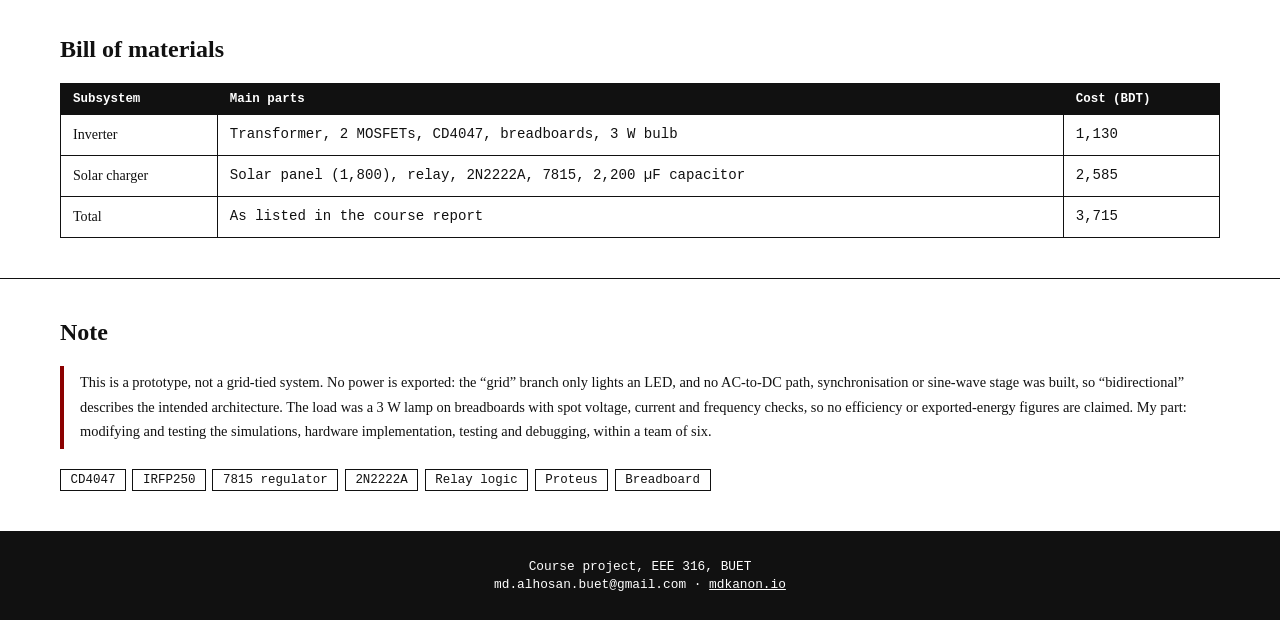
<file: projects/smart-grid-ups.html>
<!DOCTYPE html>
<html lang="en"><head><meta charset="UTF-8"><meta name="viewport" content="width=device-width,initial-scale=1">
<title>Smart Grid Type UPS Using Bidirectional Inverter</title><style>
:root{--ink:#111;--red:#8b0000;--blue:#000080;--muted:#555;--rule:#ccc;--serif:Georgia,'Times New Roman',serif;--mono:'Courier New',monospace}
*{box-sizing:border-box}html{scroll-behavior:smooth}
body{margin:0;background:#fff;color:var(--ink);font:400 1rem/1.7 var(--serif)}
.wrap{max-width:1200px;margin:0 auto;padding:0 1.25rem}
a{color:inherit}
.top{border-bottom:1px solid var(--ink);font:400 .8rem var(--mono);padding:.7rem 0}
.top .wrap{display:flex;justify-content:space-between;gap:1rem;flex-wrap:wrap}
.top a{text-decoration:none;border-bottom:1px solid var(--ink)}
.hero{padding:2rem 0 2.25rem;border-bottom:1px solid var(--ink)}
.tag{font:600 .75rem var(--mono);color:var(--red);letter-spacing:.05em;text-transform:uppercase;margin:0 0 .6rem}
h1{font:700 clamp(1.7rem,3.6vw,2.6rem)/1.2 var(--serif);margin:0 0 .6rem}
.sub{font-style:italic;color:var(--muted);margin:0 0 1.5rem}
.lead{max-width:760px;margin:0}
.stats{display:grid;grid-template-columns:repeat(auto-fit,minmax(150px,1fr));border:1px solid var(--ink);margin-top:1.5rem}
.stats div{padding:.9rem 1rem;border-right:1px solid var(--ink);border-bottom:1px solid var(--ink);margin:0 -1px -1px 0}
.stats b{display:block;font:700 1.5rem/1.2 var(--serif)}
.stats span{font:400 .75rem/1.4 var(--mono);color:var(--muted)}
.sec{padding:2.5rem 0;border-bottom:1px solid var(--ink)}
h2{font:700 1.5rem var(--serif);margin:0 0 1.25rem}
h2 small{font:600 .8rem var(--mono);color:var(--red);margin-right:.7rem}
.three{display:grid;grid-template-columns:repeat(3,1fr);gap:1rem}
.card{border:1px solid var(--ink);padding:1rem 1.1rem}
.card h3{font:700 .8rem var(--mono);margin:0 0 .4rem;text-transform:uppercase;color:var(--blue)}
.card p{margin:0;font-size:.9rem}
.flow{display:flex;flex-wrap:wrap;gap:.5rem;align-items:stretch}
.step{flex:1 1 130px;border:1px solid var(--ink);padding:.7rem .8rem;position:relative}
.step:not(:last-child)::after{content:"\2192";position:absolute;right:-.85rem;top:50%;transform:translateY(-50%);background:#fff;font:700 1rem var(--mono);z-index:1;padding:0 .1rem}
.step i{font:600 .7rem var(--mono);font-style:normal;color:var(--red)}
.step b{display:block;font-size:.9rem;line-height:1.3;margin:.15rem 0 .3rem}
.step span{font-size:.76rem;line-height:1.45;color:var(--muted);display:block}
.find{list-style:none;margin:0;padding:0;counter-reset:f}
.find li{counter-increment:f;display:grid;grid-template-columns:2.6rem 1fr;gap:.8rem;padding:.9rem 0;border-bottom:1px dotted var(--rule)}
.find li::before{content:counter(f);font:700 1.1rem var(--mono);background:var(--ink);color:#fff;text-align:center;height:2.1rem;line-height:2.1rem}
.find b{display:block}.find span{font-size:.9rem;color:var(--muted)}
.tw{overflow-x:auto}table{border-collapse:collapse;width:100%;font-size:.88rem}
th,td{border:1px solid var(--ink);padding:.5rem .75rem;text-align:left}
th{background:var(--ink);color:#fff;font:600 .78rem var(--mono)}
td:not(:first-child){font-family:var(--mono)}
.imgs{display:grid;grid-template-columns:repeat(auto-fit,minmax(380px,1fr));gap:1.25rem;align-items:start}.figs{padding:2rem 0;background:#f6f6f2}
figure{margin:0;border:1px solid var(--ink);display:flex;flex-direction:column}
figure img{display:block;width:100%;max-height:420px;object-fit:contain;background:#fff;padding:.4rem}
.miss{display:none;padding:2.5rem 1rem;text-align:center;font:400 .75rem var(--mono);color:var(--red);border-bottom:1px dashed var(--red);word-break:break-all}
.r2,.r3{display:grid;gap:1.25rem;align-items:start}.r2{grid-template-columns:repeat(2,1fr);margin-bottom:1.25rem}.r3{grid-template-columns:repeat(3,1fr)}.blk{max-width:860px;margin:0 auto}.blk img{max-height:none}.blkgrid{display:grid;grid-template-columns:1fr 1fr;gap:1.5rem;align-items:stretch}.blkgrid figure img{max-height:none}.ctx{border:1px solid var(--ink);padding:1.25rem 1.5rem;display:flex;flex-direction:column;justify-content:center}.ctx h3{font:700 .8rem var(--mono);text-transform:uppercase;color:var(--blue);margin:0 0 .7rem}.ctx .why{border:0;padding:0 0 0 1.1rem;font-size:.98rem}.ctx .why li{margin-bottom:.6rem}.why{margin:0;padding:.6rem .9rem .8rem 1.9rem;font-size:.82rem;line-height:1.55;border-top:1px solid var(--rule)}.why li{margin-bottom:.3rem}h2.gh{font:700 1.25rem var(--serif);margin:0 0 1rem}.gh2{margin-top:2rem}.rg{display:grid;gap:1.25rem;align-items:start}.c1{grid-template-columns:1fr;max-width:760px;margin:0 auto}.c2{grid-template-columns:repeat(2,1fr)}.c3{grid-template-columns:repeat(3,1fr)}.figs .wrap>h2.gh2:first-child{margin-top:0}figcaption{font-size:.78rem;color:var(--muted);padding:.5rem .75rem;border-top:1px solid var(--rule)}
figcaption b{color:var(--red);font-family:var(--mono)}
.note{border-left:4px solid var(--red);padding:.3rem 0 .3rem 1rem;font-size:.9rem;margin:0}
.chips{display:flex;flex-wrap:wrap;gap:.4rem}.chips span{font:400 .78rem var(--mono);border:1px solid var(--ink);padding:.2rem .6rem}
.im{flex:1;display:flex;align-items:center;justify-content:center;background:#fff}.r2,.r3,.rg{align-items:stretch}h2.gh.gh2{margin-top:2.25rem}footer{background:var(--ink);color:#fff;text-align:center;padding:1.5rem 0;font:400 .8rem var(--mono)}
footer p{margin:.2rem 0}footer a{color:#fff}
@media(max-width:800px){.rg.c1,.rg.c2,.rg.c3{grid-template-columns:1fr}.blkgrid{grid-template-columns:1fr}.r2,.r3{grid-template-columns:1fr}.imgs{grid-template-columns:1fr}.three{grid-template-columns:1fr}.step:not(:last-child)::after{display:none}}
</style></head><body>
<div class="top"><div class="wrap"><span>Mohammad Al Hosan Kanon &middot; Academic Project</span><a href="../index.html">&larr; All projects</a></div></div>
<header class="hero"><div class="wrap"><p class="tag">Power Electronics &middot; 2024&ndash;2025</p><h1>Smart Grid Type UPS Using Bidirectional Inverter</h1><p class="sub">A solar-charged 12 V push-pull inverter with relay-based battery protection, simulated in Proteus and built on breadboards</p>
<p class="lead">A CD4047 oscillator drives two MOSFETs into a centre-tapped transformer to make 50 Hz AC from a 12 V battery, while a solar charger uses one transistor and a relay to send panel current either to the battery or, once it is full, to a separate &ldquo;grid&rdquo; branch. Group project for EEE 316, Power Electronics Laboratory, BUET.</p><div class="stats"><div><b>50 Hz</b><span>design frequency, R = 46 k&Omega;, C = 100 nF</span></div><div><b>12 V</b><span>battery, push-pull input</span></div><div><b>3 W</b><span>incandescent lamp load</span></div><div><b>~3,715 BDT</b><span>total bill of materials</span></div><div><b>6</b><span>team members</span></div></div></div></header>
<section class='sec'><div class='wrap'><h2 class='gh'>Inverter stage</h2><div class='blkgrid'><div class='ctx'><h3>How it works</h3><ul class='why'><li>A <b>CD4047 in astable mode</b> sets the frequency by f = 1/(4.4RC); R = 46 k&Omega; and C = 100 nF target 50 Hz.</li><li>Its <b>two complementary outputs</b> drive the gates of two IRFP250 MOSFETs.</li><li>The MOSFETs <b>alternately energise each half</b> of a centre-tapped transformer primary, giving isolated, stepped-up square-wave AC.</li><li>A 3 W lamp on the secondary served as the load; the 100 k&Omega; potentiometer trims the frequency.</li></ul></div><figure><div class="im"><img src="../assets/img/smart-grid-ups/fig_inverter_schematic.png" alt="Push-pull inverter schematic in Proteus." onerror="this.style.display='none';this.nextElementSibling.style.display='block'"><div class="miss">Add image: ../assets/img/smart-grid-ups/fig_inverter_schematic.png</div></div><figcaption><b>Fig 1.</b> Push-pull inverter schematic (Proteus).</figcaption></figure></div></div></section>
<section class="sec figs"><div class="wrap"><h2 class='gh gh2'>Solar charger and surplus routing</h2><div class='rg c2'><figure><div class="im"><img src="../assets/img/smart-grid-ups/fig_charger_charging.png" alt="Solar charger simulation with the battery charging." onerror="this.style.display='none';this.nextElementSibling.style.display='block'"><div class="miss">Add image: ../assets/img/smart-grid-ups/fig_charger_charging.png</div></div><figcaption><b>Fig 2.</b> Solar charger, battery needs charge (Proteus).</figcaption><ul class='why'><li>Q2 stays off, so the relay connects the panel to the battery through a diode.</li><li>The yellow LED marks the charging path.</li></ul></figure><figure><div class="im"><img src="../assets/img/smart-grid-ups/fig_charger_full.png" alt="Solar charger simulation with the battery full." onerror="this.style.display='none';this.nextElementSibling.style.display='block'"><div class="miss">Add image: ../assets/img/smart-grid-ups/fig_charger_full.png</div></div><figcaption><b>Fig 3.</b> Solar charger, battery full (Proteus).</figcaption><ul class='why'><li>Q2 turns on and the relay switches to the alternate path.</li><li>The green LED marks it. In this project the &ldquo;grid&rdquo; branch is only this LED path to ground.</li></ul></figure></div><h2 class='gh gh2'>Inverter output</h2><div class='rg c2'><figure><div class="im"><img src="../assets/img/smart-grid-ups/fig_sim_waveform.png" alt="Simulated inverter load waveform." onerror="this.style.display='none';this.nextElementSibling.style.display='block'"><div class="miss">Add image: ../assets/img/smart-grid-ups/fig_sim_waveform.png</div></div><figcaption><b>Fig 4.</b> Simulated load-side waveform (Proteus).</figcaption><ul class='why'><li>Square-wave AC across the lamp, produced by the push-pull stage.</li><li>Amplitude is raised by the transformer turns ratio.</li></ul></figure><figure><div class="im"><img src="../assets/img/smart-grid-ups/fig_scope_measured.png" alt="Measured inverter output on an oscilloscope." onerror="this.style.display='none';this.nextElementSibling.style.display='block'"><div class="miss">Add image: ../assets/img/smart-grid-ups/fig_scope_measured.png</div></div><figcaption><b>Fig 5.</b> Measured inverter output on the bench oscilloscope.</figcaption><ul class='why'><li>Real square-wave output from the breadboard inverter.</li><li>Unfiltered, so the output is not a sine wave.</li></ul></figure></div><h2 class='gh gh2'>Hardware</h2><div class='rg c2'><figure><div class="im"><img src="../assets/img/smart-grid-ups/fig_hardware_inverter.png" alt="Breadboard push-pull inverter with transformer and lamp." onerror="this.style.display='none';this.nextElementSibling.style.display='block'"><div class="miss">Add image: ../assets/img/smart-grid-ups/fig_hardware_inverter.png</div></div><figcaption><b>Fig 6.</b> Breadboard push-pull inverter with lamp load.</figcaption><ul class='why'><li>CD4047, MOSFETs and trimmer on a breadboard, transformer off-board.</li><li>Heat sinking was added after a MOSFET ran too hot during testing.</li></ul></figure><figure><div class="im"><img src="../assets/img/smart-grid-ups/fig_hardware_system.png" alt="Complete system with solar panel, charger and inverter." onerror="this.style.display='none';this.nextElementSibling.style.display='block'"><div class="miss">Add image: ../assets/img/smart-grid-ups/fig_hardware_system.png</div></div><figcaption><b>Fig 7.</b> Complete setup: solar panel, charger and inverter.</figcaption><ul class='why'><li>Panel, charger board and inverter tested together outdoors.</li><li>A second relay can swap the panel for an external DC source in low sunlight.</li></ul></figure></div></div></section>
<section class="sec"><div class="wrap"><h2>Workflow</h2><div class="flow"><div class='step'><i>STEP 1</i><b>Problem framing</b><span>Grid-tied vs standalone solar UPS, gap in surplus handling</span></div><div class='step'><i>STEP 2</i><b>Simulation</b><span>Inverter and charger in Proteus, 6&ndash;13 Oct</span></div><div class='step'><i>STEP 3</i><b>Breadboard build</b><span>Inverter and charger as separate modules</span></div><div class='step'><i>STEP 4</i><b>Debugging</b><span>Overheating MOSFET found, circuit updated</span></div><div class='step'><i>STEP 5</i><b>Bench testing</b><span>Voltage, current and output frequency checks</span></div><div class='step'><i>STEP 6</i><b>Solar test</b><span>Run with the panel connected, 4 Dec</span></div></div></div></section>
<section class="sec"><div class="wrap"><h2>Key findings</h2><ol class="find"><li><div><b>One IC sets the whole switching scheme</b><span>The CD4047 gives complementary gate drive and the 50 Hz frequency from a single R and C.</span></div></li><li><div><b>One transistor chooses the current path</b><span>Q2 senses battery state and a relay sends panel current to the battery (yellow LED) or the alternate branch (green LED).</span></div></li><li><div><b>Measurement changed the design</b><span>A large current through a MOSFET made it overheat on the bench, which led to a circuit update and heat sinking.</span></div></li></ol></div></section>
<section class="sec"><div class="wrap"><h2>Bill of materials</h2><div class="tw"><table><tr><th>Subsystem</th><th>Main parts</th><th>Cost (BDT)</th></tr><tr><td>Inverter</td><td>Transformer, 2 MOSFETs, CD4047, breadboards, 3 W bulb</td><td>1,130</td></tr><tr><td>Solar charger</td><td>Solar panel (1,800), relay, 2N2222A, 7815, 2,200 &micro;F capacitor</td><td>2,585</td></tr><tr><td>Total</td><td>As listed in the course report</td><td>3,715</td></tr></table></div></div></section>
<section class="sec"><div class="wrap"><h2>Note</h2><p class="note">This is a prototype, not a grid-tied system. No power is exported: the &ldquo;grid&rdquo; branch only lights an LED, and no AC-to-DC path, synchronisation or sine-wave stage was built, so &ldquo;bidirectional&rdquo; describes the intended architecture. The load was a 3 W lamp on breadboards with spot voltage, current and frequency checks, so no efficiency or exported-energy figures are claimed. My part: modifying and testing the simulations, hardware implementation, testing and debugging, within a team of six.</p><div class="chips" style="margin-top:1.25rem"><span>CD4047</span><span>IRFP250</span><span>7815 regulator</span><span>2N2222A</span><span>Relay logic</span><span>Proteus</span><span>Breadboard</span></div></div></section>
<footer><p>Course project, EEE 316, BUET</p><p>md.alhosan.buet@gmail.com &middot; <a href="https://mdkanon.io">mdkanon.io</a></p></footer>
</body></html>
</file>
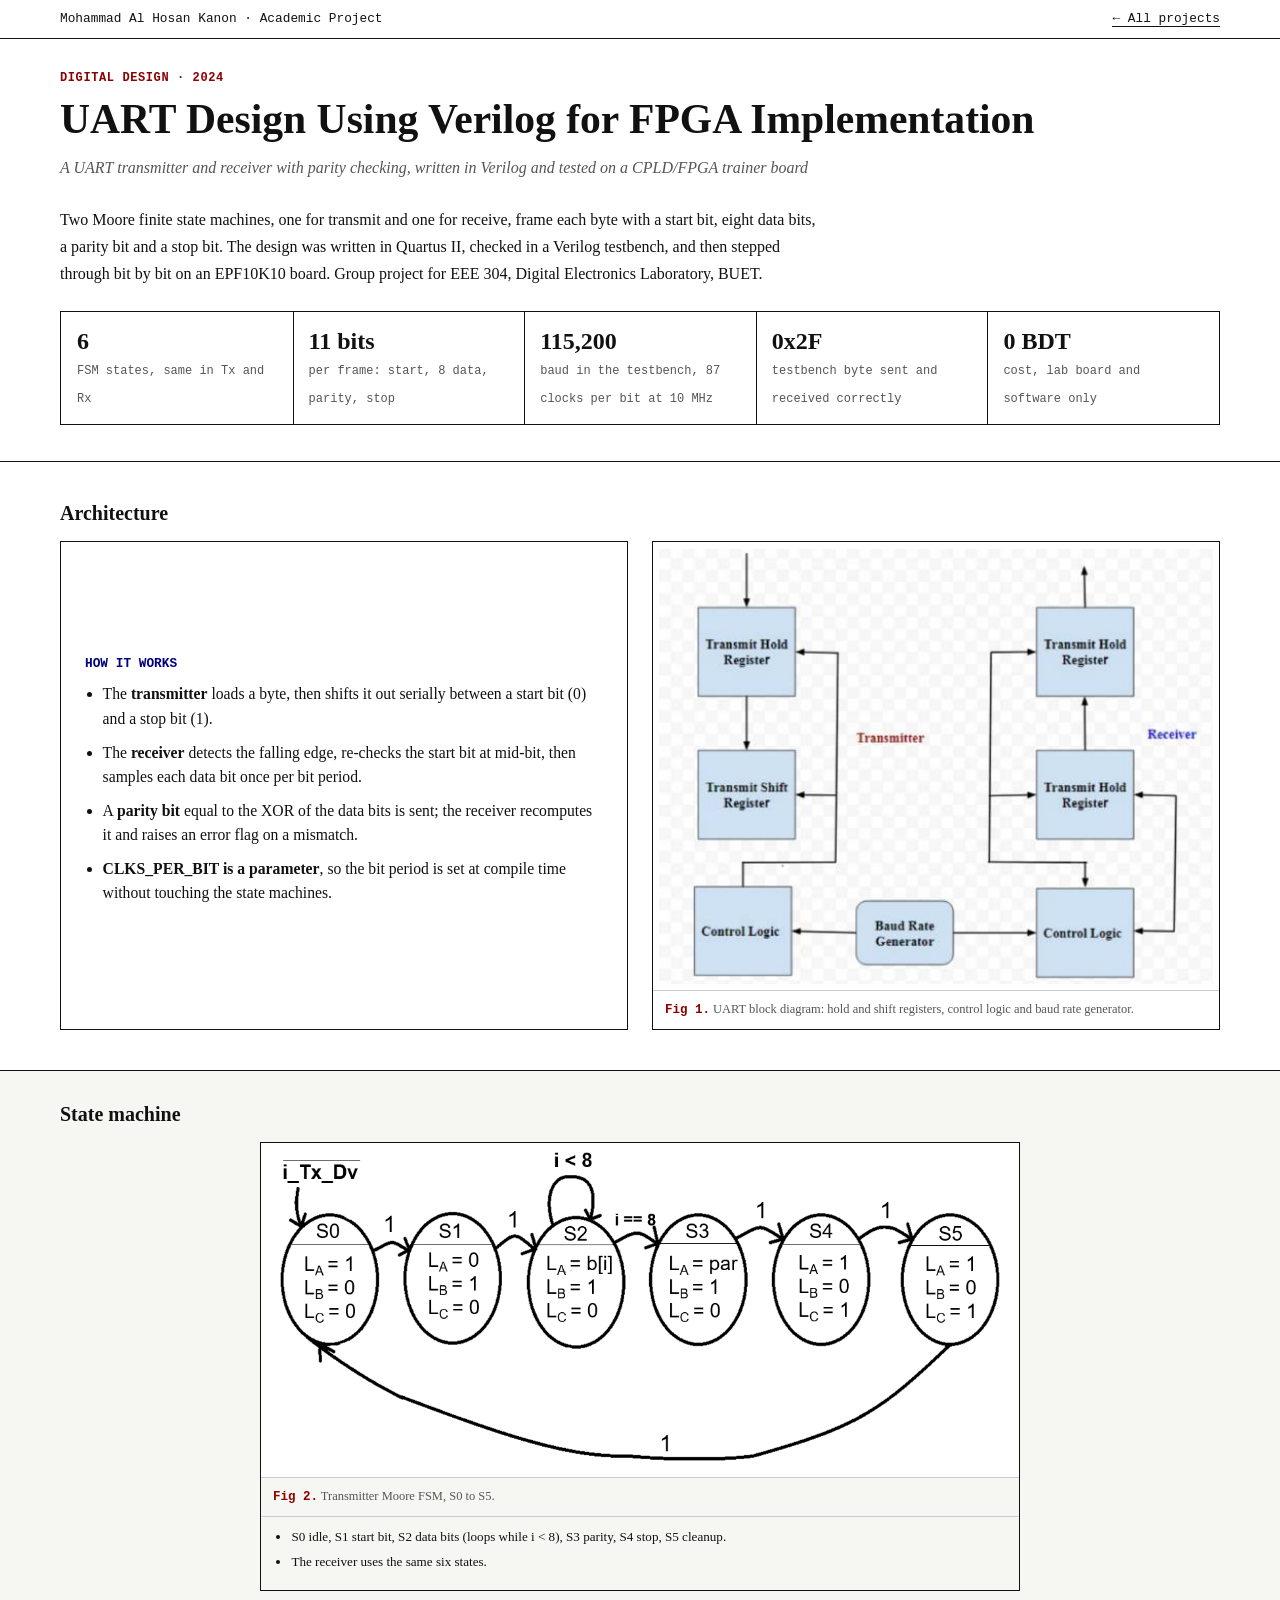
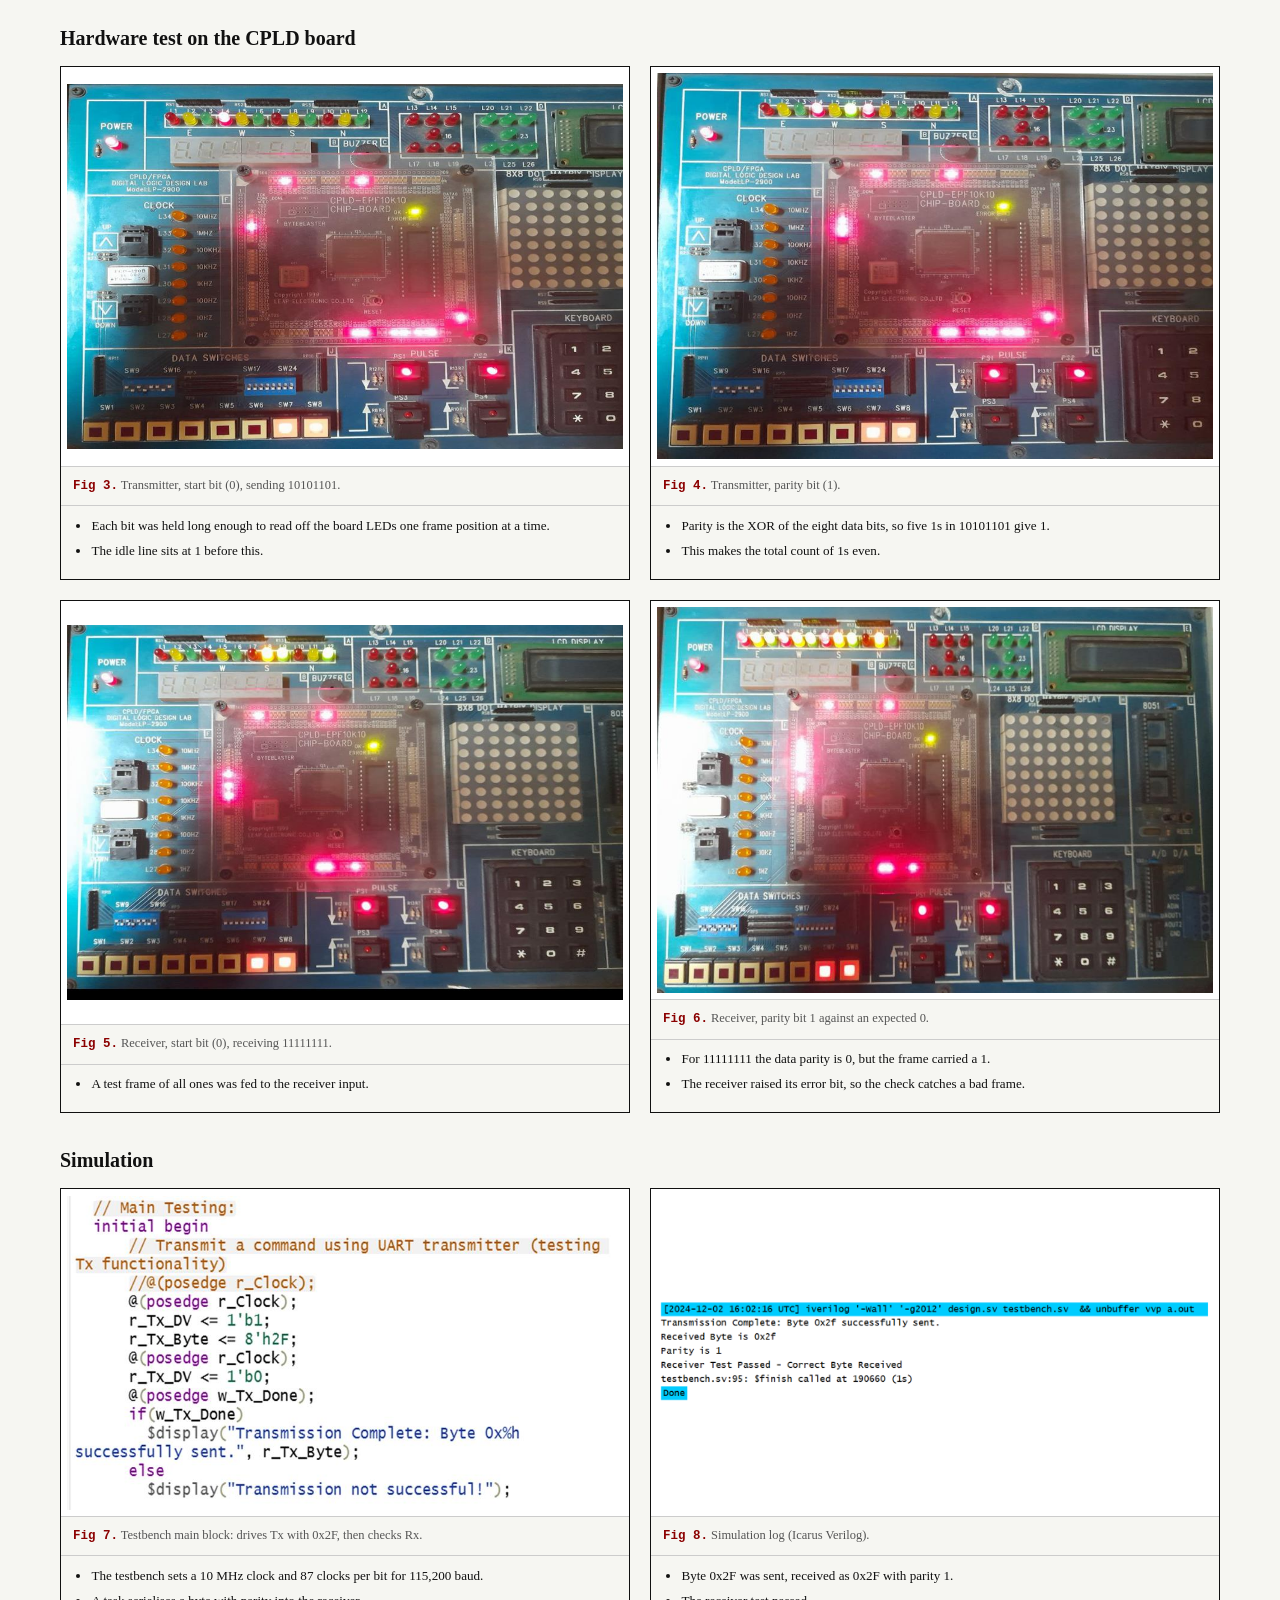
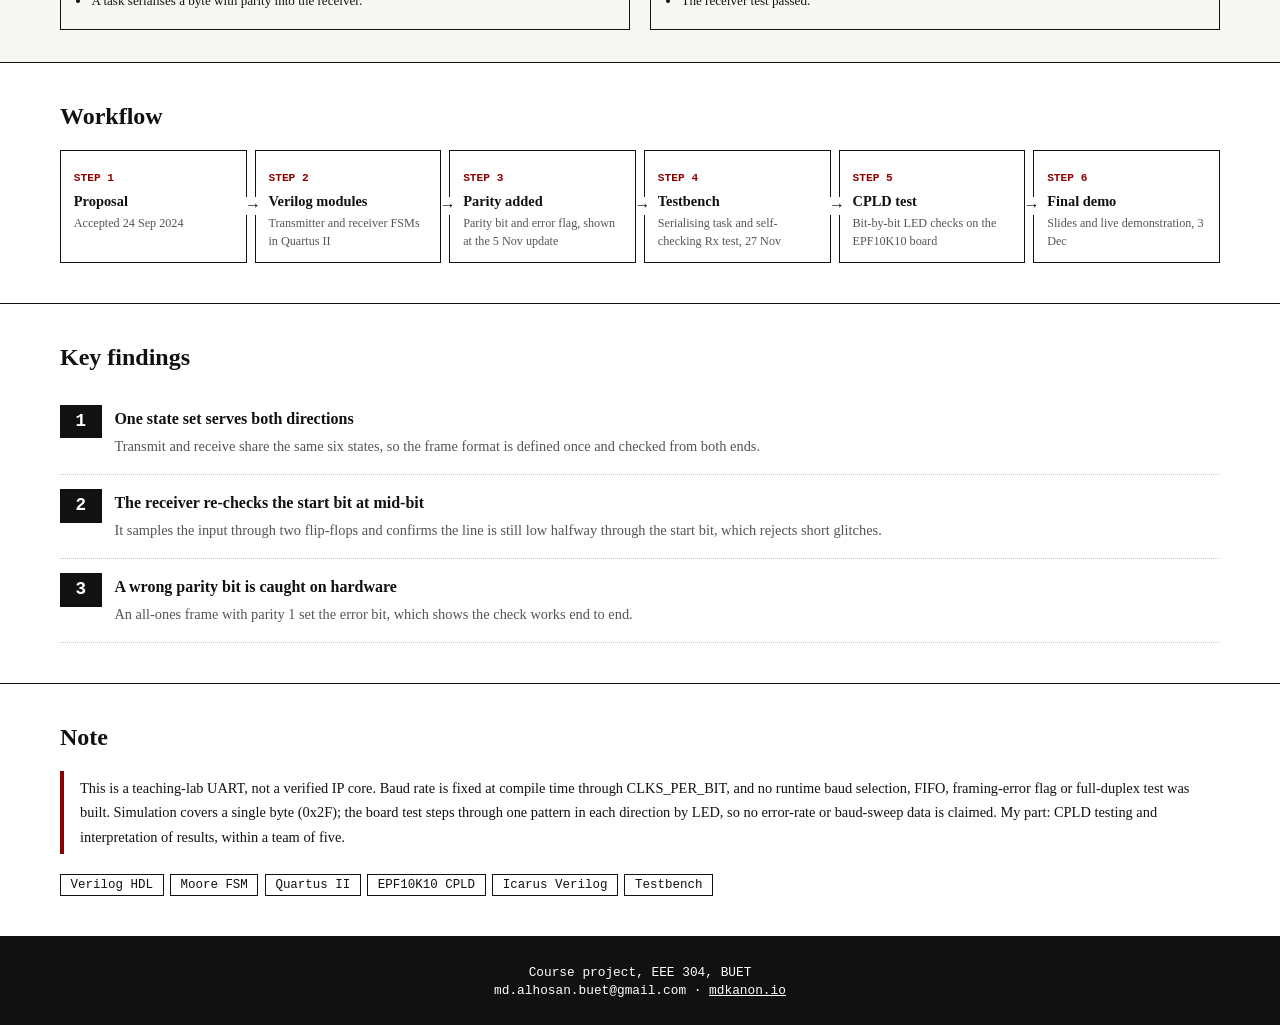
<file: projects/uart-verilog-fpga.html>
<!DOCTYPE html>
<html lang="en"><head><meta charset="UTF-8"><meta name="viewport" content="width=device-width,initial-scale=1">
<title>UART Design Using Verilog for FPGA Implementation</title><style>
:root{--ink:#111;--red:#8b0000;--blue:#000080;--muted:#555;--rule:#ccc;--serif:Georgia,'Times New Roman',serif;--mono:'Courier New',monospace}
*{box-sizing:border-box}html{scroll-behavior:smooth}
body{margin:0;background:#fff;color:var(--ink);font:400 1rem/1.7 var(--serif)}
.wrap{max-width:1200px;margin:0 auto;padding:0 1.25rem}
a{color:inherit}
.top{border-bottom:1px solid var(--ink);font:400 .8rem var(--mono);padding:.7rem 0}
.top .wrap{display:flex;justify-content:space-between;gap:1rem;flex-wrap:wrap}
.top a{text-decoration:none;border-bottom:1px solid var(--ink)}
.hero{padding:2rem 0 2.25rem;border-bottom:1px solid var(--ink)}
.tag{font:600 .75rem var(--mono);color:var(--red);letter-spacing:.05em;text-transform:uppercase;margin:0 0 .6rem}
h1{font:700 clamp(1.7rem,3.6vw,2.6rem)/1.2 var(--serif);margin:0 0 .6rem}
.sub{font-style:italic;color:var(--muted);margin:0 0 1.5rem}
.lead{max-width:760px;margin:0}
.stats{display:grid;grid-template-columns:repeat(auto-fit,minmax(150px,1fr));border:1px solid var(--ink);margin-top:1.5rem}
.stats div{padding:.9rem 1rem;border-right:1px solid var(--ink);border-bottom:1px solid var(--ink);margin:0 -1px -1px 0}
.stats b{display:block;font:700 1.5rem/1.2 var(--serif)}
.stats span{font:400 .75rem/1.4 var(--mono);color:var(--muted)}
.sec{padding:2.5rem 0;border-bottom:1px solid var(--ink)}
h2{font:700 1.5rem var(--serif);margin:0 0 1.25rem}
h2 small{font:600 .8rem var(--mono);color:var(--red);margin-right:.7rem}
.three{display:grid;grid-template-columns:repeat(3,1fr);gap:1rem}
.card{border:1px solid var(--ink);padding:1rem 1.1rem}
.card h3{font:700 .8rem var(--mono);margin:0 0 .4rem;text-transform:uppercase;color:var(--blue)}
.card p{margin:0;font-size:.9rem}
.flow{display:flex;flex-wrap:wrap;gap:.5rem;align-items:stretch}
.step{flex:1 1 130px;border:1px solid var(--ink);padding:.7rem .8rem;position:relative}
.step:not(:last-child)::after{content:"\2192";position:absolute;right:-.85rem;top:50%;transform:translateY(-50%);background:#fff;font:700 1rem var(--mono);z-index:1;padding:0 .1rem}
.step i{font:600 .7rem var(--mono);font-style:normal;color:var(--red)}
.step b{display:block;font-size:.9rem;line-height:1.3;margin:.15rem 0 .3rem}
.step span{font-size:.76rem;line-height:1.45;color:var(--muted);display:block}
.find{list-style:none;margin:0;padding:0;counter-reset:f}
.find li{counter-increment:f;display:grid;grid-template-columns:2.6rem 1fr;gap:.8rem;padding:.9rem 0;border-bottom:1px dotted var(--rule)}
.find li::before{content:counter(f);font:700 1.1rem var(--mono);background:var(--ink);color:#fff;text-align:center;height:2.1rem;line-height:2.1rem}
.find b{display:block}.find span{font-size:.9rem;color:var(--muted)}
.tw{overflow-x:auto}table{border-collapse:collapse;width:100%;font-size:.88rem}
th,td{border:1px solid var(--ink);padding:.5rem .75rem;text-align:left}
th{background:var(--ink);color:#fff;font:600 .78rem var(--mono)}
td:not(:first-child){font-family:var(--mono)}
.imgs{display:grid;grid-template-columns:repeat(auto-fit,minmax(380px,1fr));gap:1.25rem;align-items:start}.figs{padding:2rem 0;background:#f6f6f2}
figure{margin:0;border:1px solid var(--ink);display:flex;flex-direction:column}
figure img{display:block;width:100%;max-height:420px;object-fit:contain;background:#fff;padding:.4rem}
.miss{display:none;padding:2.5rem 1rem;text-align:center;font:400 .75rem var(--mono);color:var(--red);border-bottom:1px dashed var(--red);word-break:break-all}
.r2,.r3{display:grid;gap:1.25rem;align-items:start}.r2{grid-template-columns:repeat(2,1fr);margin-bottom:1.25rem}.r3{grid-template-columns:repeat(3,1fr)}.blk{max-width:860px;margin:0 auto}.blk img{max-height:none}.blkgrid{display:grid;grid-template-columns:1fr 1fr;gap:1.5rem;align-items:stretch}.blkgrid figure img{max-height:none}.ctx{border:1px solid var(--ink);padding:1.25rem 1.5rem;display:flex;flex-direction:column;justify-content:center}.ctx h3{font:700 .8rem var(--mono);text-transform:uppercase;color:var(--blue);margin:0 0 .7rem}.ctx .why{border:0;padding:0 0 0 1.1rem;font-size:.98rem}.ctx .why li{margin-bottom:.6rem}.why{margin:0;padding:.6rem .9rem .8rem 1.9rem;font-size:.82rem;line-height:1.55;border-top:1px solid var(--rule)}.why li{margin-bottom:.3rem}h2.gh{font:700 1.25rem var(--serif);margin:0 0 1rem}.gh2{margin-top:2rem}.rg{display:grid;gap:1.25rem;align-items:start}.c1{grid-template-columns:1fr;max-width:760px;margin:0 auto}.c2{grid-template-columns:repeat(2,1fr)}.c3{grid-template-columns:repeat(3,1fr)}.figs .wrap>h2.gh2:first-child{margin-top:0}figcaption{font-size:.78rem;color:var(--muted);padding:.5rem .75rem;border-top:1px solid var(--rule)}
figcaption b{color:var(--red);font-family:var(--mono)}
.note{border-left:4px solid var(--red);padding:.3rem 0 .3rem 1rem;font-size:.9rem;margin:0}
.chips{display:flex;flex-wrap:wrap;gap:.4rem}.chips span{font:400 .78rem var(--mono);border:1px solid var(--ink);padding:.2rem .6rem}
.im{flex:1;display:flex;align-items:center;justify-content:center;background:#fff}.r2,.r3,.rg{align-items:stretch}h2.gh.gh2{margin-top:2.25rem}footer{background:var(--ink);color:#fff;text-align:center;padding:1.5rem 0;font:400 .8rem var(--mono)}
footer p{margin:.2rem 0}footer a{color:#fff}
@media(max-width:800px){.rg.c1,.rg.c2,.rg.c3{grid-template-columns:1fr}.blkgrid{grid-template-columns:1fr}.r2,.r3{grid-template-columns:1fr}.imgs{grid-template-columns:1fr}.three{grid-template-columns:1fr}.step:not(:last-child)::after{display:none}}
</style></head><body>
<div class="top"><div class="wrap"><span>Mohammad Al Hosan Kanon &middot; Academic Project</span><a href="../index.html">&larr; All projects</a></div></div>
<header class="hero"><div class="wrap"><p class="tag">Digital Design &middot; 2024</p><h1>UART Design Using Verilog for FPGA Implementation</h1><p class="sub">A UART transmitter and receiver with parity checking, written in Verilog and tested on a CPLD/FPGA trainer board</p>
<p class="lead">Two Moore finite state machines, one for transmit and one for receive, frame each byte with a start bit, eight data bits, a parity bit and a stop bit. The design was written in Quartus II, checked in a Verilog testbench, and then stepped through bit by bit on an EPF10K10 board. Group project for EEE 304, Digital Electronics Laboratory, BUET.</p><div class="stats"><div><b>6</b><span>FSM states, same in Tx and Rx</span></div><div><b>11 bits</b><span>per frame: start, 8 data, parity, stop</span></div><div><b>115,200</b><span>baud in the testbench, 87 clocks per bit at 10 MHz</span></div><div><b>0x2F</b><span>testbench byte sent and received correctly</span></div><div><b>0 BDT</b><span>cost, lab board and software only</span></div></div></div></header>
<section class='sec'><div class='wrap'><h2 class='gh'>Architecture</h2><div class='blkgrid'><div class='ctx'><h3>How it works</h3><ul class='why'><li>The <b>transmitter</b> loads a byte, then shifts it out serially between a start bit (0) and a stop bit (1).</li><li>The <b>receiver</b> detects the falling edge, re-checks the start bit at mid-bit, then samples each data bit once per bit period.</li><li>A <b>parity bit</b> equal to the XOR of the data bits is sent; the receiver recomputes it and raises an error flag on a mismatch.</li><li><b>CLKS_PER_BIT is a parameter</b>, so the bit period is set at compile time without touching the state machines.</li></ul></div><figure><div class="im"><img src="../assets/img/uart-verilog-fpga/fig_block_diagram.png" alt="UART transmitter and receiver block diagram." onerror="this.style.display='none';this.nextElementSibling.style.display='block'"><div class="miss">Add image: ../assets/img/uart-verilog-fpga/fig_block_diagram.png</div></div><figcaption><b>Fig 1.</b> UART block diagram: hold and shift registers, control logic and baud rate generator.</figcaption></figure></div></div></section>
<section class="sec figs"><div class="wrap"><h2 class='gh gh2'>State machine</h2><div class='rg c1'><figure><div class="im"><img src="../assets/img/uart-verilog-fpga/fig_tx_fsm.png" alt="Transmitter state diagram." onerror="this.style.display='none';this.nextElementSibling.style.display='block'"><div class="miss">Add image: ../assets/img/uart-verilog-fpga/fig_tx_fsm.png</div></div><figcaption><b>Fig 2.</b> Transmitter Moore FSM, S0 to S5.</figcaption><ul class='why'><li>S0 idle, S1 start bit, S2 data bits (loops while i &lt; 8), S3 parity, S4 stop, S5 cleanup.</li><li>The receiver uses the same six states.</li></ul></figure></div><h2 class='gh gh2'>Hardware test on the CPLD board</h2><div class='rg c2'><figure><div class="im"><img src="../assets/img/uart-verilog-fpga/fig_tx_start_bit.png" alt="Transmitter output on the board during the start bit." onerror="this.style.display='none';this.nextElementSibling.style.display='block'"><div class="miss">Add image: ../assets/img/uart-verilog-fpga/fig_tx_start_bit.png</div></div><figcaption><b>Fig 3.</b> Transmitter, start bit (0), sending 10101101.</figcaption><ul class='why'><li>Each bit was held long enough to read off the board LEDs one frame position at a time.</li><li>The idle line sits at 1 before this.</li></ul></figure><figure><div class="im"><img src="../assets/img/uart-verilog-fpga/fig_tx_parity_bit.png" alt="Transmitter output on the board during the parity bit." onerror="this.style.display='none';this.nextElementSibling.style.display='block'"><div class="miss">Add image: ../assets/img/uart-verilog-fpga/fig_tx_parity_bit.png</div></div><figcaption><b>Fig 4.</b> Transmitter, parity bit (1).</figcaption><ul class='why'><li>Parity is the XOR of the eight data bits, so five 1s in 10101101 give 1.</li><li>This makes the total count of 1s even.</li></ul></figure></div><div class='rg c2' style="margin-top:1.25rem"><figure><div class="im"><img src="../assets/img/uart-verilog-fpga/fig_rx_start_bit.png" alt="Receiver output on the board during the start bit." onerror="this.style.display='none';this.nextElementSibling.style.display='block'"><div class="miss">Add image: ../assets/img/uart-verilog-fpga/fig_rx_start_bit.png</div></div><figcaption><b>Fig 5.</b> Receiver, start bit (0), receiving 11111111.</figcaption><ul class='why'><li>A test frame of all ones was fed to the receiver input.</li></ul></figure><figure><div class="im"><img src="../assets/img/uart-verilog-fpga/fig_rx_parity_error.png" alt="Receiver output on the board showing a parity error." onerror="this.style.display='none';this.nextElementSibling.style.display='block'"><div class="miss">Add image: ../assets/img/uart-verilog-fpga/fig_rx_parity_error.png</div></div><figcaption><b>Fig 6.</b> Receiver, parity bit 1 against an expected 0.</figcaption><ul class='why'><li>For 11111111 the data parity is 0, but the frame carried a 1.</li><li>The receiver raised its error bit, so the check catches a bad frame.</li></ul></figure></div><h2 class='gh gh2'>Simulation</h2><div class='rg c2'><figure><div class="im"><img src="../assets/img/uart-verilog-fpga/fig_testbench.png" alt="Testbench main block." onerror="this.style.display='none';this.nextElementSibling.style.display='block'"><div class="miss">Add image: ../assets/img/uart-verilog-fpga/fig_testbench.png</div></div><figcaption><b>Fig 7.</b> Testbench main block: drives Tx with 0x2F, then checks Rx.</figcaption><ul class='why'><li>The testbench sets a 10 MHz clock and 87 clocks per bit for 115,200 baud.</li><li>A task serialises a byte with parity into the receiver.</li></ul></figure><figure><div class="im"><img src="../assets/img/uart-verilog-fpga/fig_sim_log.png" alt="Simulation log from Icarus Verilog." onerror="this.style.display='none';this.nextElementSibling.style.display='block'"><div class="miss">Add image: ../assets/img/uart-verilog-fpga/fig_sim_log.png</div></div><figcaption><b>Fig 8.</b> Simulation log (Icarus Verilog).</figcaption><ul class='why'><li>Byte 0x2F was sent, received as 0x2F with parity 1.</li><li>The receiver test passed.</li></ul></figure></div></div></section>
<section class="sec"><div class="wrap"><h2>Workflow</h2><div class="flow"><div class='step'><i>STEP 1</i><b>Proposal</b><span>Accepted 24 Sep 2024</span></div><div class='step'><i>STEP 2</i><b>Verilog modules</b><span>Transmitter and receiver FSMs in Quartus II</span></div><div class='step'><i>STEP 3</i><b>Parity added</b><span>Parity bit and error flag, shown at the 5 Nov update</span></div><div class='step'><i>STEP 4</i><b>Testbench</b><span>Serialising task and self-checking Rx test, 27 Nov</span></div><div class='step'><i>STEP 5</i><b>CPLD test</b><span>Bit-by-bit LED checks on the EPF10K10 board</span></div><div class='step'><i>STEP 6</i><b>Final demo</b><span>Slides and live demonstration, 3 Dec</span></div></div></div></section>
<section class="sec"><div class="wrap"><h2>Key findings</h2><ol class="find"><li><div><b>One state set serves both directions</b><span>Transmit and receive share the same six states, so the frame format is defined once and checked from both ends.</span></div></li><li><div><b>The receiver re-checks the start bit at mid-bit</b><span>It samples the input through two flip-flops and confirms the line is still low halfway through the start bit, which rejects short glitches.</span></div></li><li><div><b>A wrong parity bit is caught on hardware</b><span>An all-ones frame with parity 1 set the error bit, which shows the check works end to end.</span></div></li></ol></div></section>
<section class="sec"><div class="wrap"><h2>Note</h2><p class="note">This is a teaching-lab UART, not a verified IP core. Baud rate is fixed at compile time through CLKS_PER_BIT, and no runtime baud selection, FIFO, framing-error flag or full-duplex test was built. Simulation covers a single byte (0x2F); the board test steps through one pattern in each direction by LED, so no error-rate or baud-sweep data is claimed. My part: CPLD testing and interpretation of results, within a team of five.</p><div class="chips" style="margin-top:1.25rem"><span>Verilog HDL</span><span>Moore FSM</span><span>Quartus II</span><span>EPF10K10 CPLD</span><span>Icarus Verilog</span><span>Testbench</span></div></div></section>
<footer><p>Course project, EEE 304, BUET</p><p>md.alhosan.buet@gmail.com &middot; <a href="https://mdkanon.io">mdkanon.io</a></p></footer>
</body></html>
</file>
